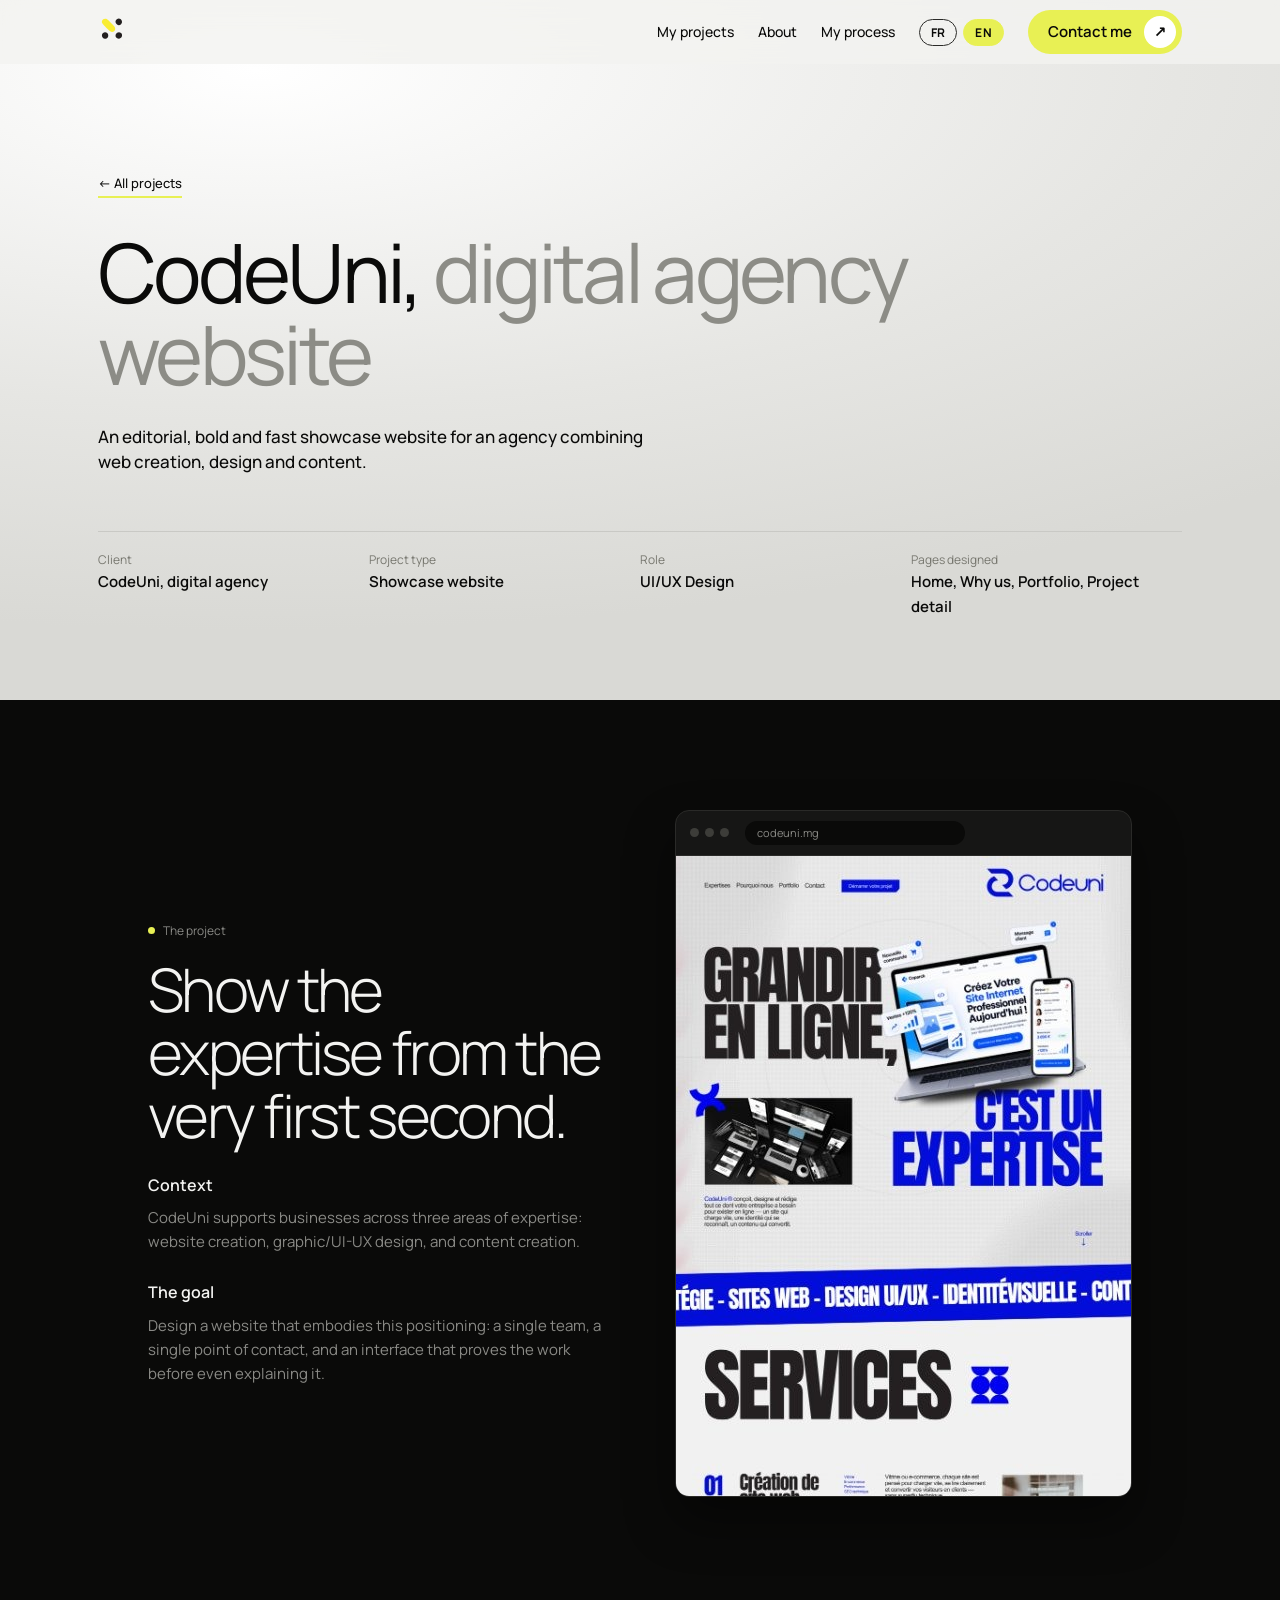
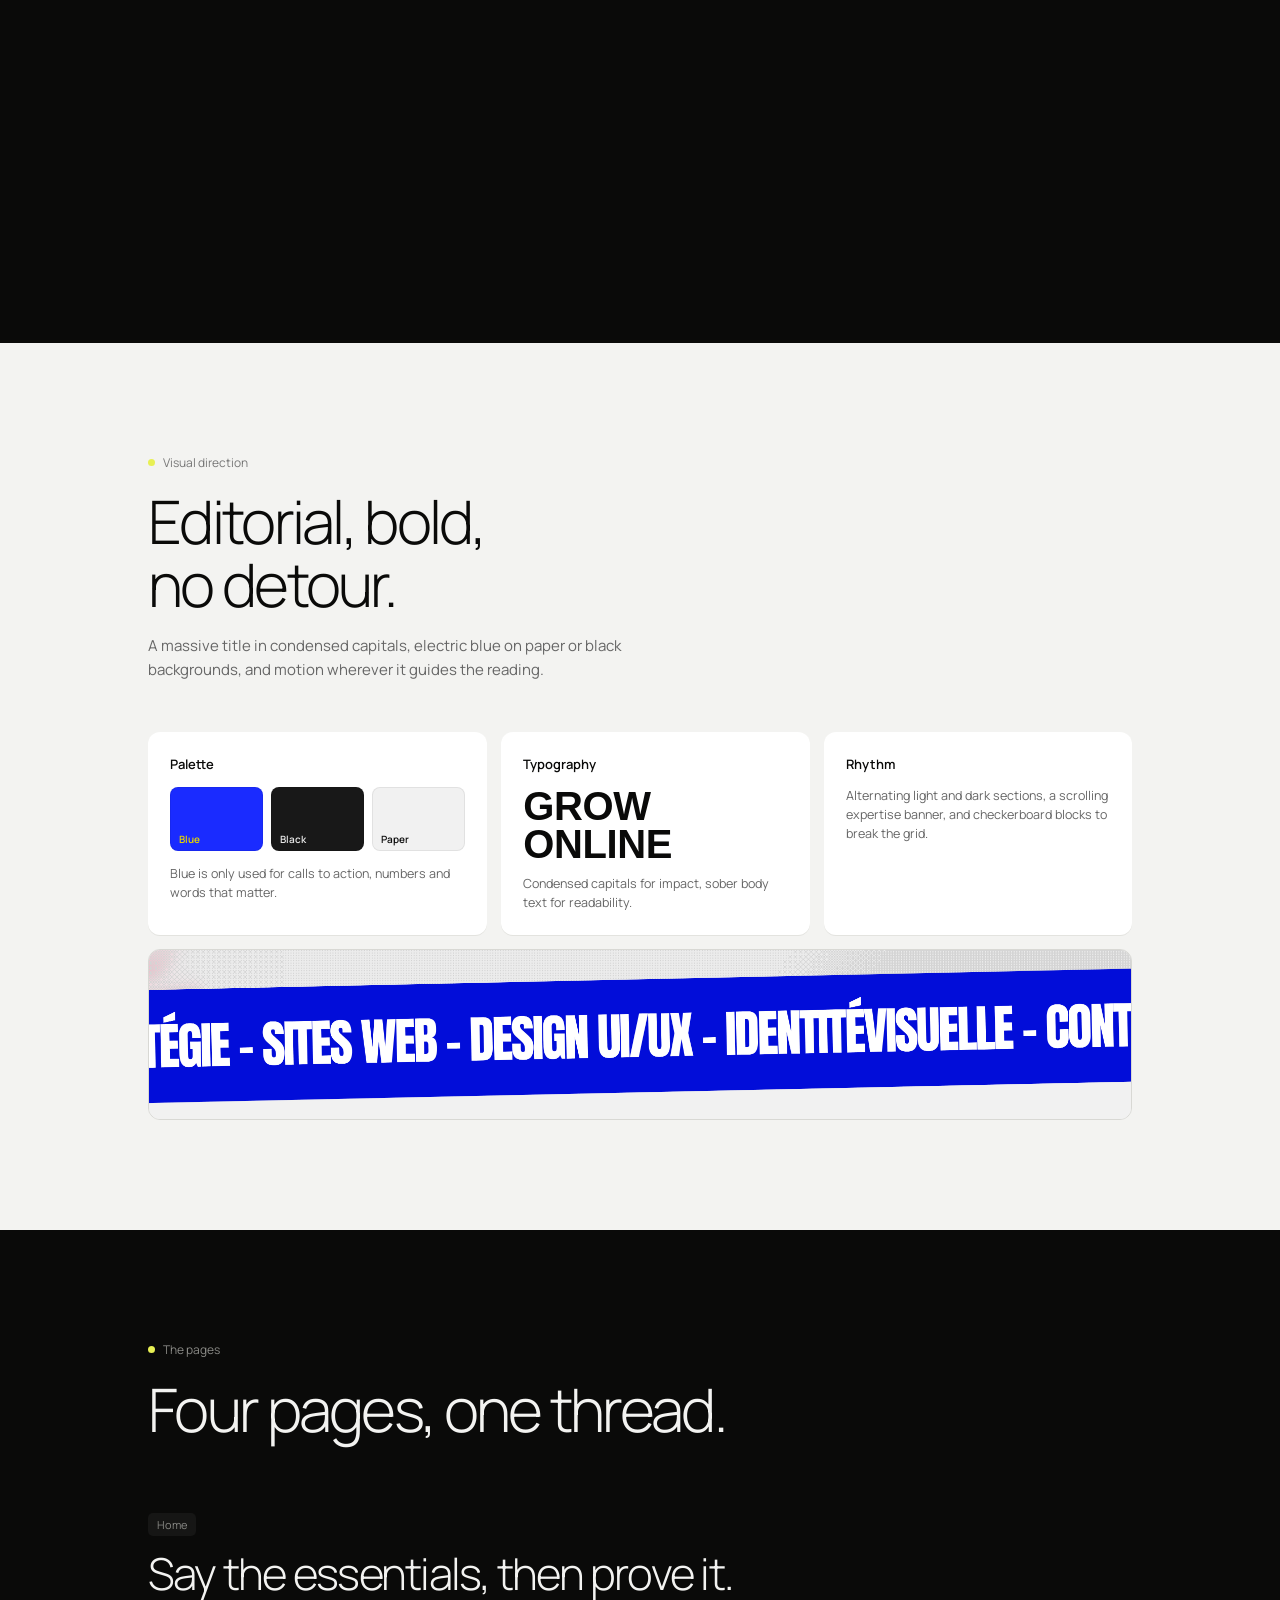
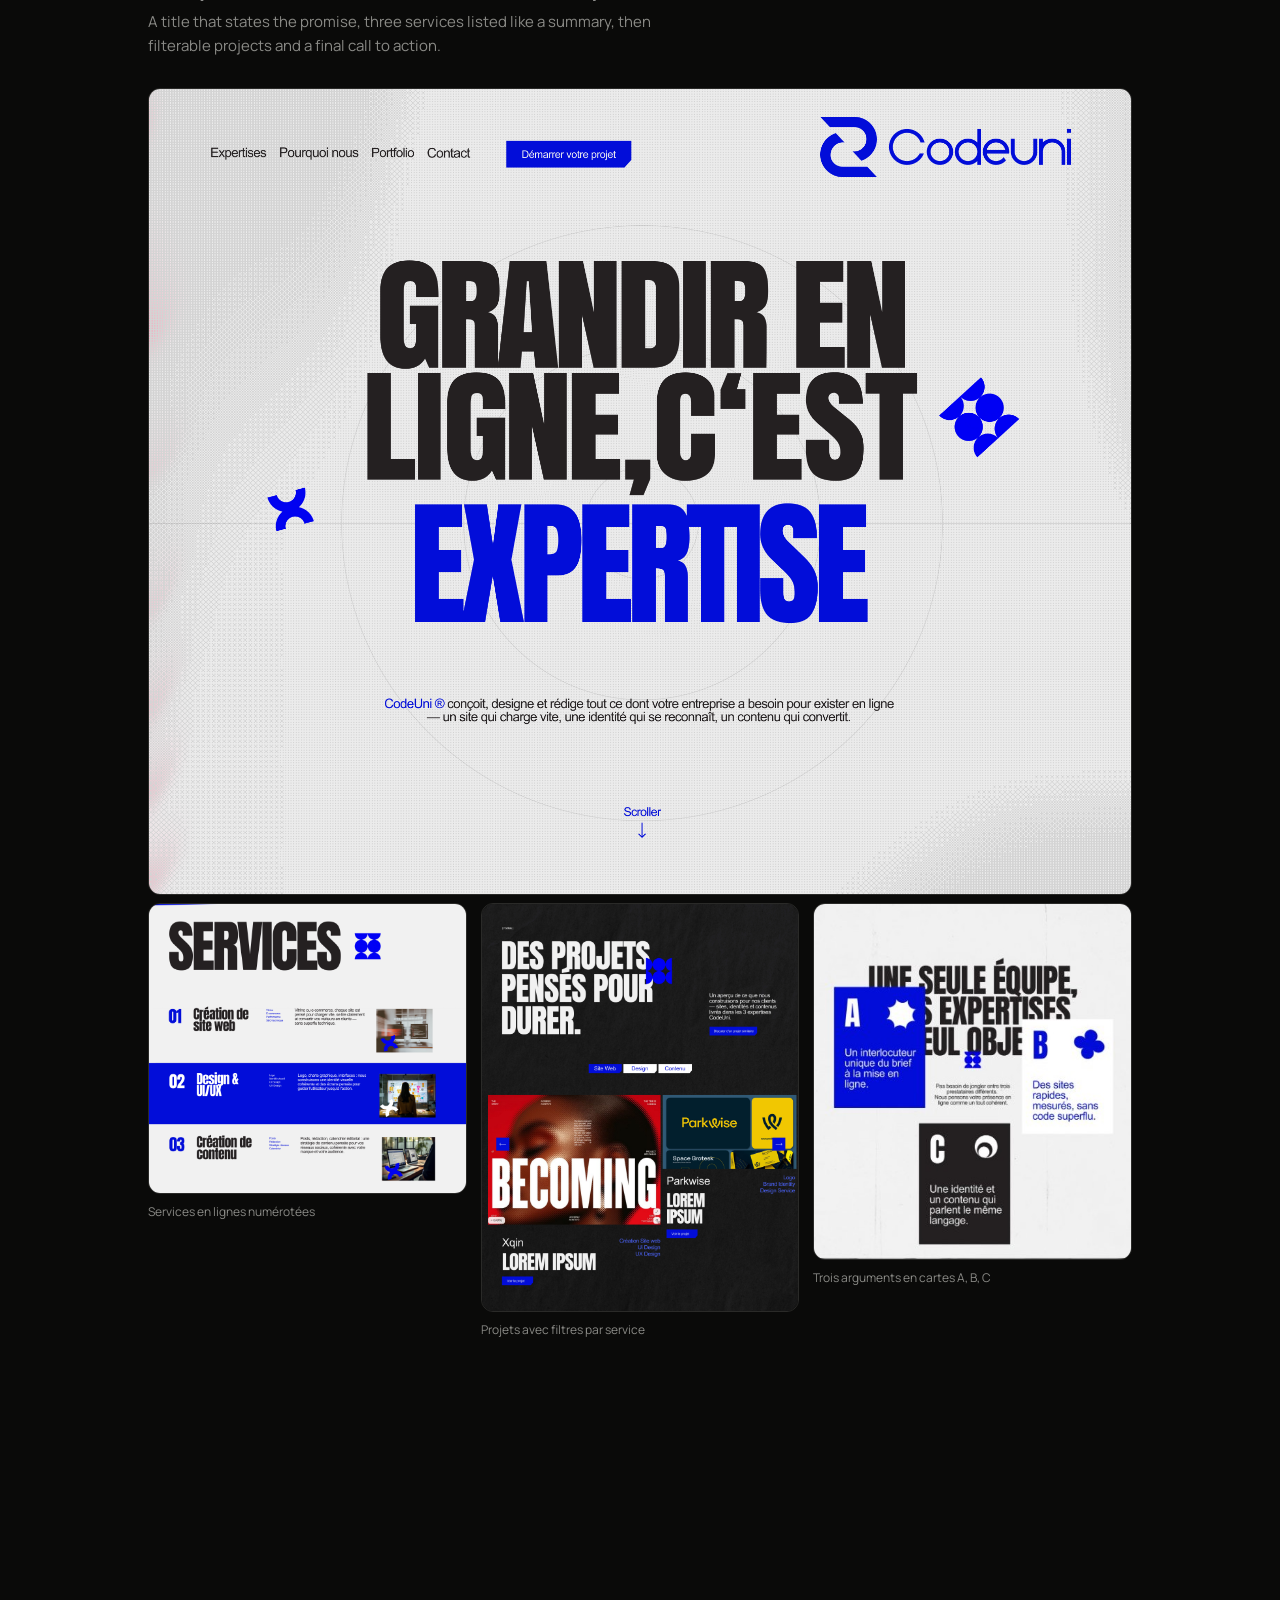
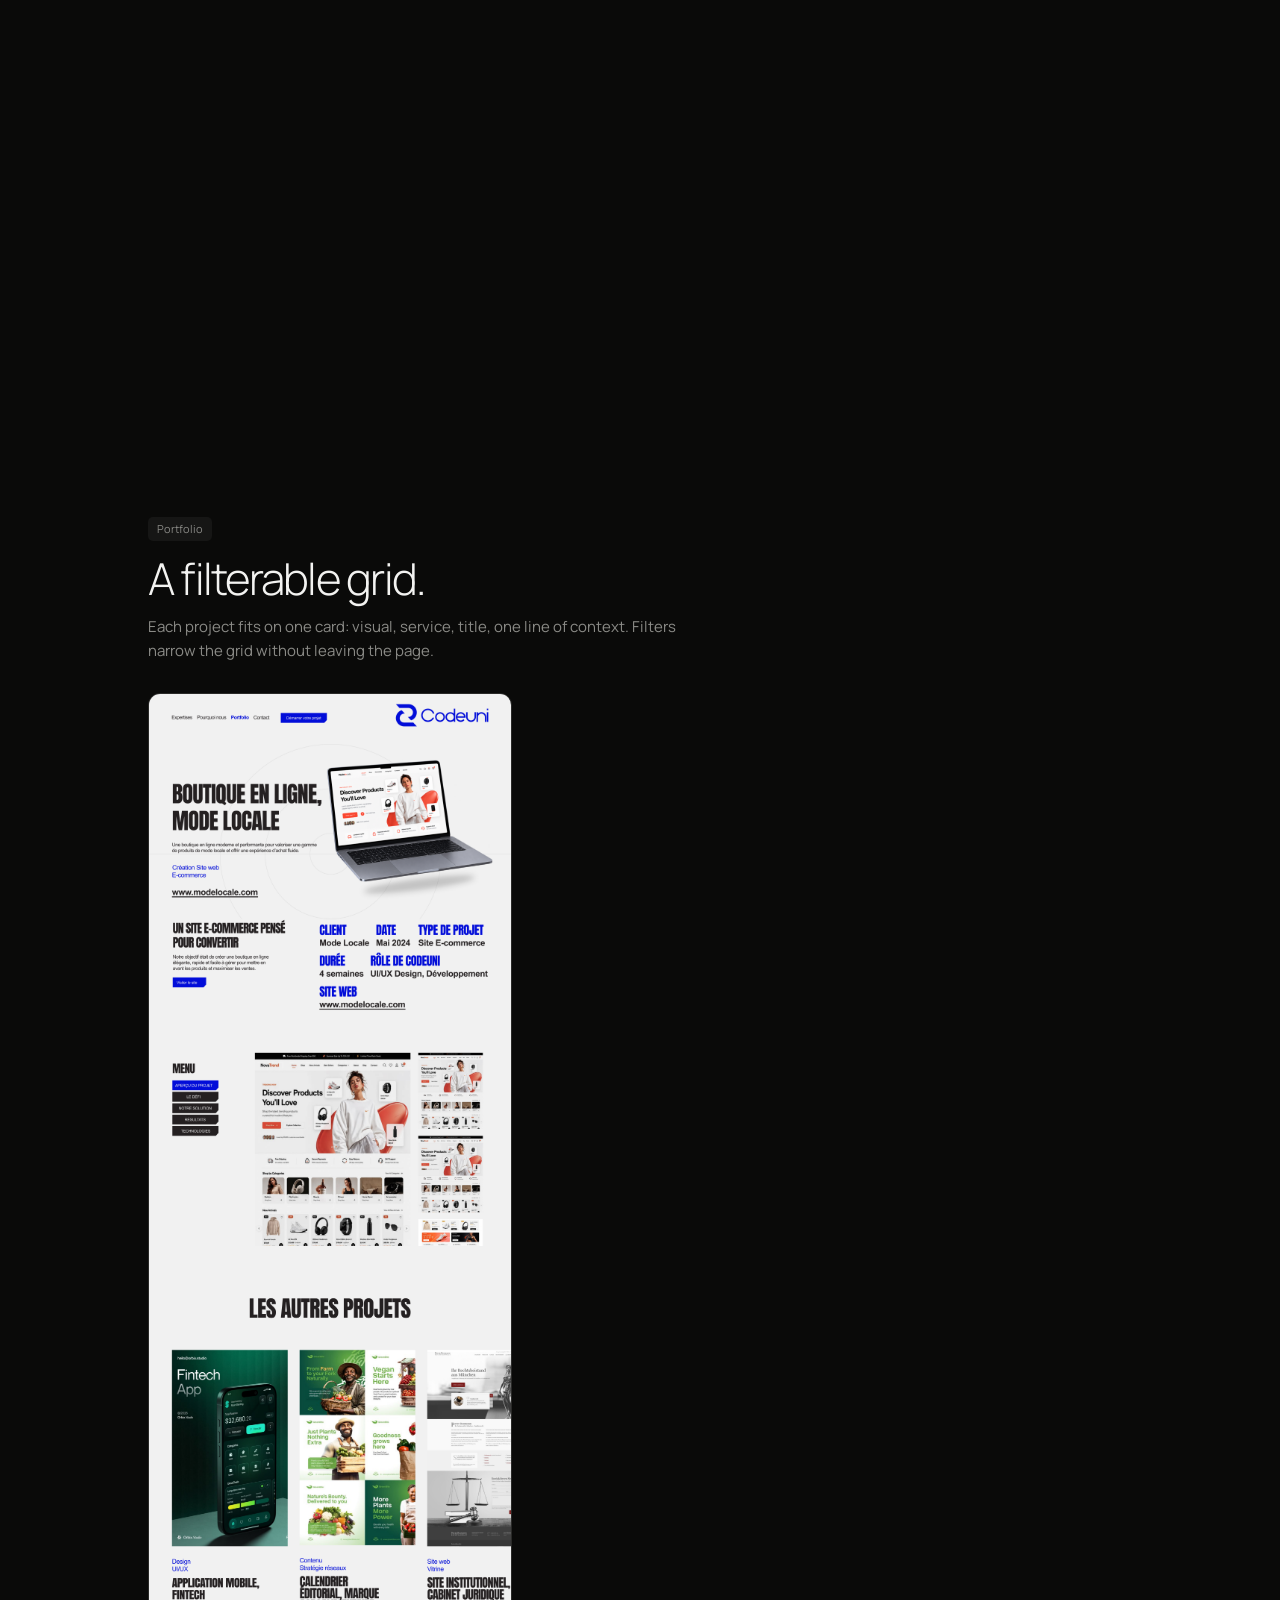
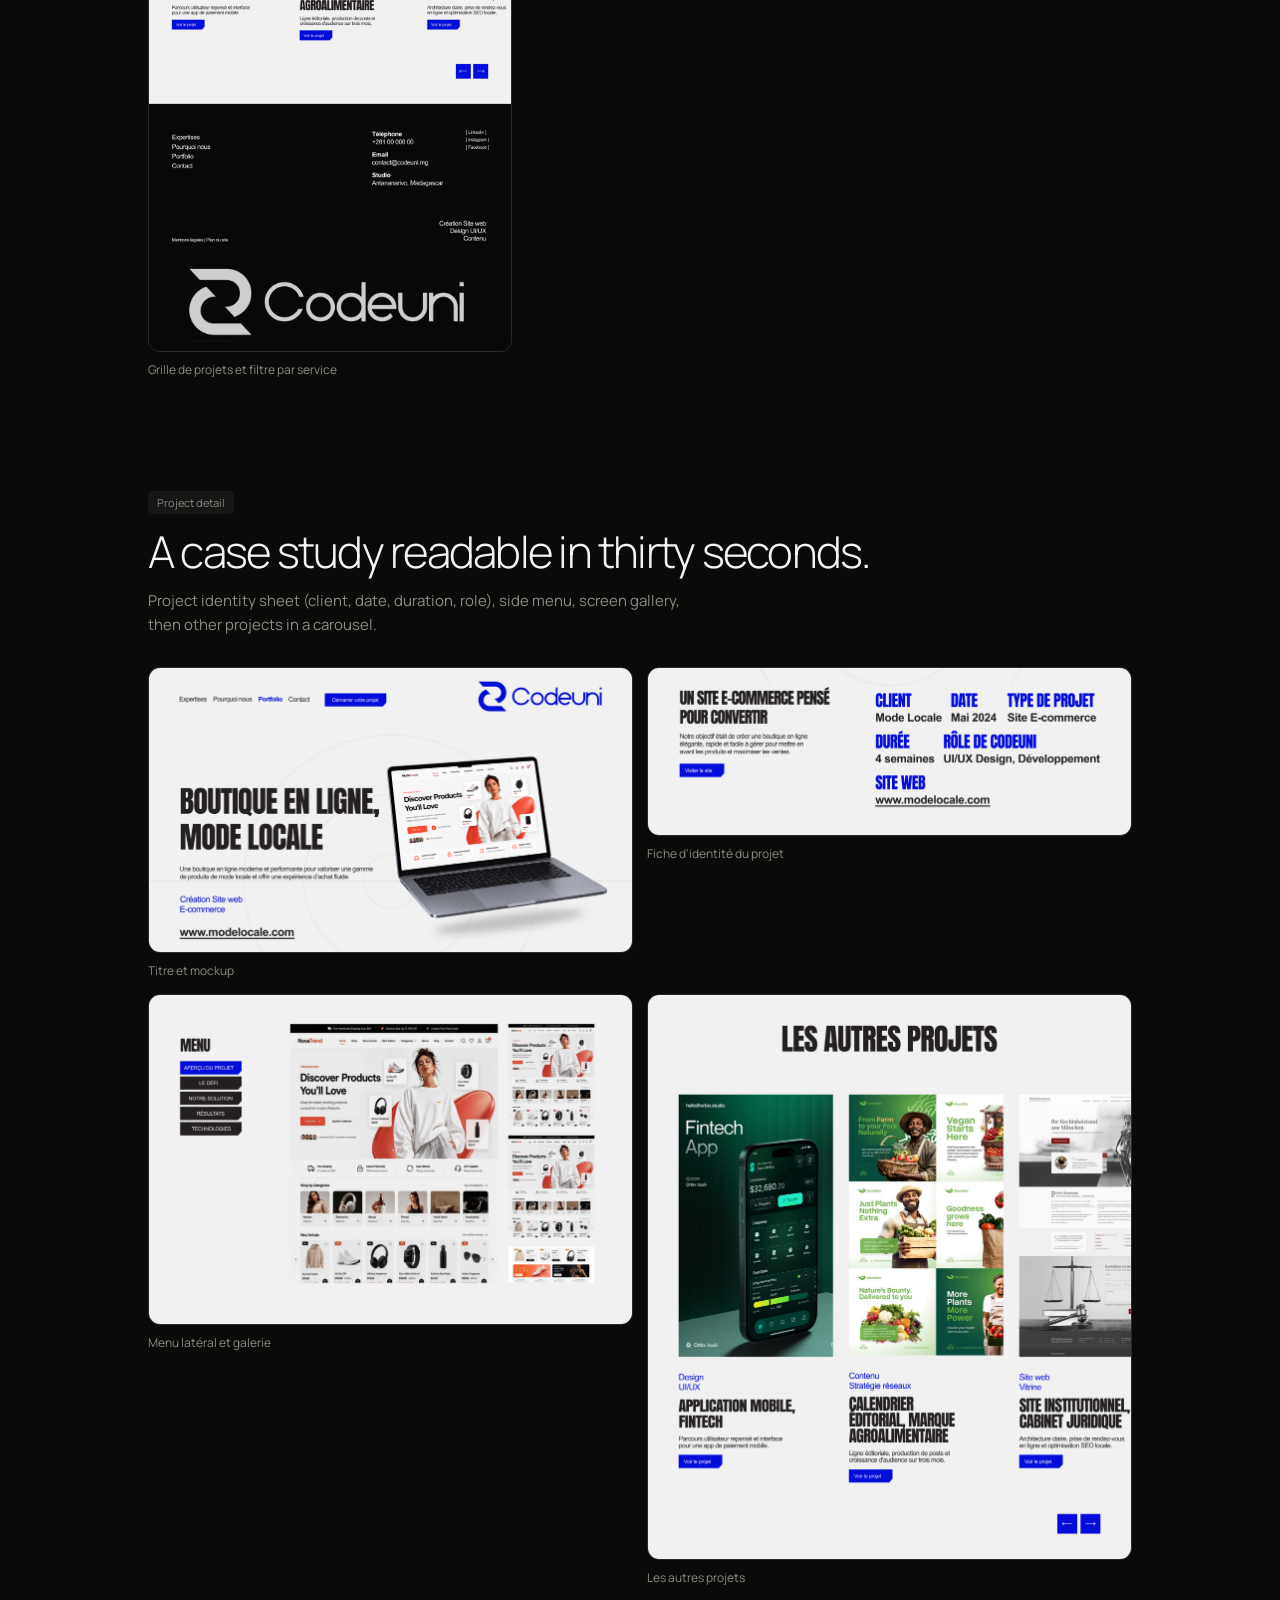
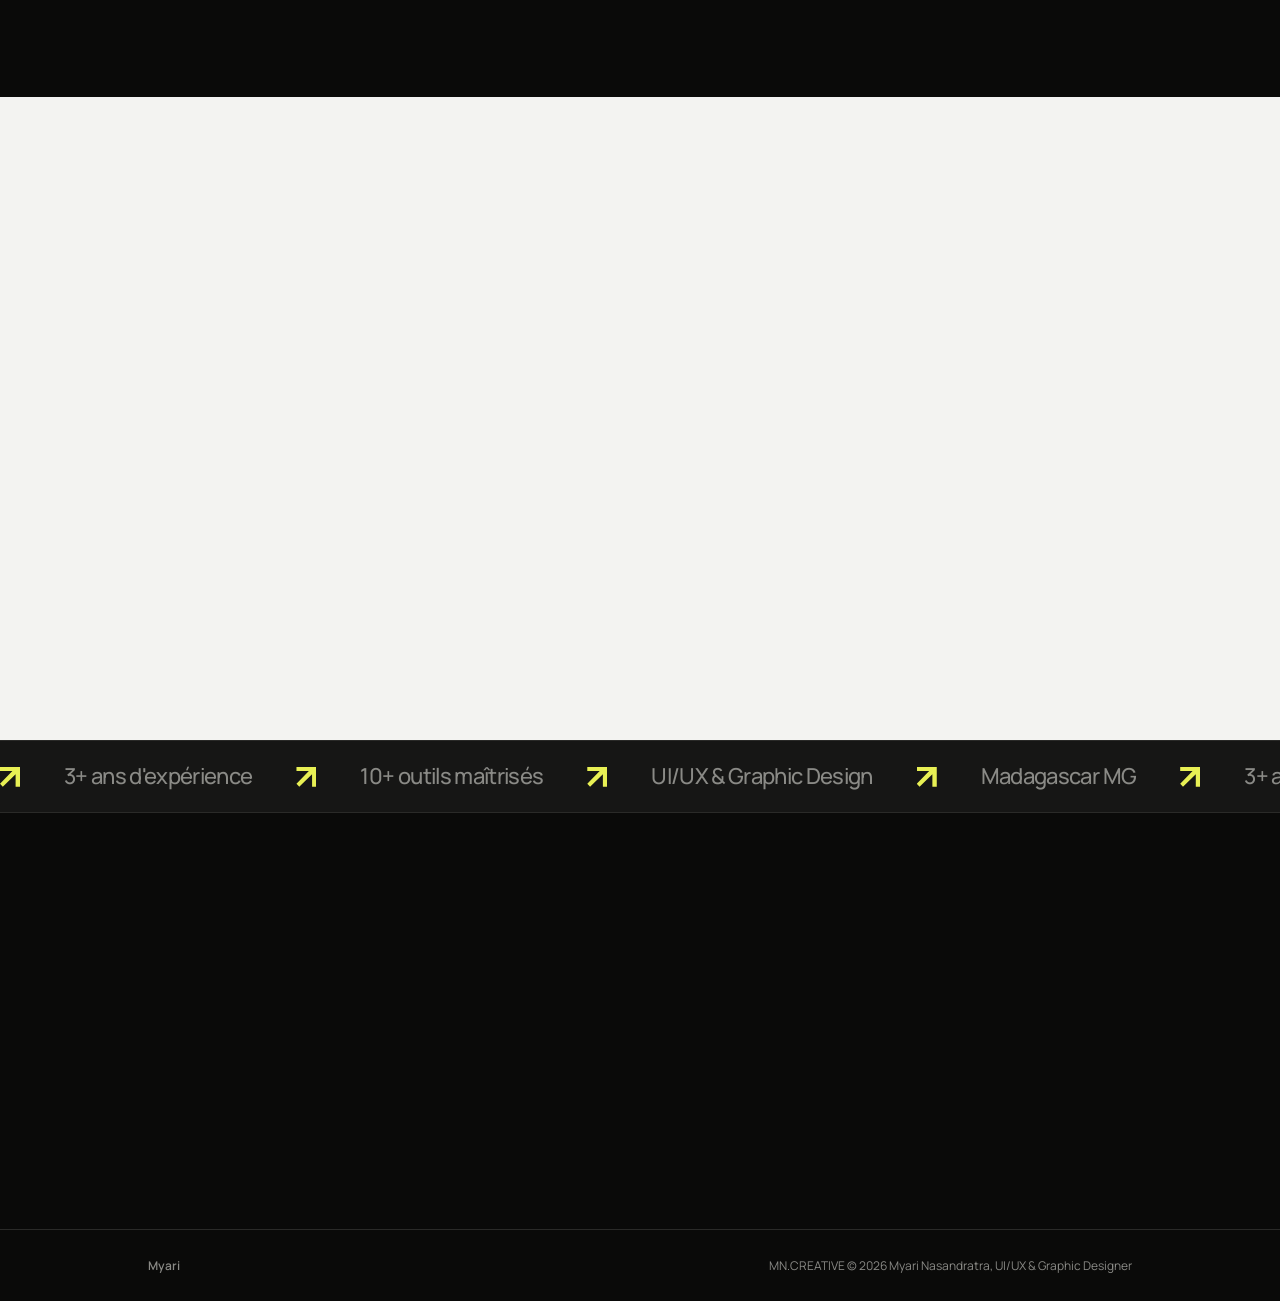
<file: pages/projet-codeuni.html>
<!doctype html>
<html lang="fr">
  <head>
    <meta charset="utf-8" />
    <meta name="viewport" content="width=device-width, initial-scale=1" />
    <title>CodeUni, site web d'agence digitale | Myari Nasandratra</title>
    <meta
      name="description"
      content="Étude de cas : CodeUni, un site vitrine éditorial, radical et rapide pour une agence qui réunit création web, design et contenu."
    />
    <link rel="preconnect" href="https://fonts.googleapis.com" />
    <link rel="preconnect" href="https://fonts.gstatic.com" crossorigin />
    <link
      href="https://fonts.googleapis.com/css2?family=Manrope:wght@300;400;500;600;700&display=swap"
      rel="stylesheet"
    />
    <link rel="icon" type="image/svg+xml" href="../assets/img/Artboard.svg" />
    <link rel="stylesheet" href="../css/style.css" />
    <noscript
      ><style>
        .rv {
          opacity: 1 !important;
          transform: none !important;
        }
      </style></noscript
    >
    <link rel="stylesheet" href="../css/projet-codeuni.css" />
  </head>
  <body>
    <nav>
      <div class="c">
        <a href="../index.html">
          <img
            src="../assets/img/Artboard.svg"
            alt="Accueil"
            width="28"
            height="28"
          />
        </a>
        <button
          class="nav-toggle"
          id="navToggle"
          type="button"
          aria-label="Ouvrir le menu"
          aria-expanded="false"
          aria-controls="navLinks"
        >
          <span></span><span></span><span></span>
        </button>
        <div class="nl" id="navLinks">
          <a href="../index.html#projets" data-i18n="nav.projects">Mes projets</a
          ><a href="../index.html#apropos" data-i18n="nav.about">À propos</a
          ><a href="../index.html#process" data-i18n="nav.process">Mon process</a>
          <div class="lang-switch">
            <button class="lang-btn" type="button" data-lang="fr">FR</button>
            <button class="lang-btn" type="button" data-lang="en">EN</button>
          </div>
          <a class="pill" href="../index.html#contact" data-i18n="nav.contact" data-i18n-html
            >Me contacter <i>↗</i></a
          >
        </div>
      </div>
    </nav>

    <header class="hero cs-hero" id="top">
      <div class="c">
        <a class="back" href="../index.html#projets" data-i18n="cu.back">← Tous les projets</a>
        <h1 data-i18n="cu.h1" data-i18n-html>CodeUni, <em>site web d'agence digitale</em></h1>
        <p class="sub" data-i18n="cu.sub">
          Un site vitrine éditorial, radical et rapide pour une agence qui
          réunit création web, design et contenu.
        </p>
        <div class="meta">
          <div><small data-i18n="cu.meta.client.l">Client</small><b data-i18n="cu.meta.client.v">CodeUni, agence digitale</b></div>
          <div><small data-i18n="cu.meta.type.l">Type de projet</small><b data-i18n="cu.meta.type.v">Site vitrine</b></div>
          <div><small data-i18n="cu.meta.role.l">Rôle</small><b>UI/UX Design</b></div>
          <div>
            <small data-i18n="cu.meta.pages.l">Pages conçues</small
            ><b data-i18n="cu.meta.pages.v">Accueil, Pourquoi nous, Portfolio, Détail projet</b>
          </div>
        </div>
      </div>
    </header>

    <section id="projet">
      <div class="c" id="pin">
        <div class="two pin-in">
          <div class="rv">
            <div class="lb" data-i18n="cu.project.label">Le projet</div>
            <h2 data-i18n="cu.project.title">Montrer le savoir-faire dès la première seconde.</h2>
            <h3 data-i18n="cu.project.context.title">Le contexte</h3>
            <p data-i18n="cu.project.context.text">
              CodeUni accompagne les entreprises sur trois expertises : la
              création de site web, le design graphique et UI/UX, et la création
              de contenu.
            </p>
            <h3 data-i18n="cu.project.goal.title">L'objectif</h3>
            <p data-i18n="cu.project.goal.text">
              Concevoir un site qui incarne ce positionnement : une seule
              équipe, un seul interlocuteur, et une interface qui prouve le
              travail avant même de l'expliquer.
            </p>
          </div>
          <div class="scr rv">
            <div class="scr-b">
              <i></i><i></i><i></i><span>codeuni.mg</span>
            </div>
            <div class="scr-w">
              <div
                class="scr-v"
                id="scr"
                tabindex="0"
                role="region"
                aria-label="Page d'accueil CodeUni, à faire défiler"
              >
                <img
                  src="../assets/img/codeuni/codeuni-page-d-accueil-complete-du-site.jpg"
                  width="455"
                  height="2576"
                  alt="Page d'accueil complète du site CodeUni : titre, services, projets, arguments et appel final"
                />
              </div>
              <span class="scr-h" id="scrh" data-i18n="cu.scrollhint">Faites défiler ↓</span>
            </div>
          </div>
        </div>
      </div>
    </section>

    <section class="light" id="direction">
      <div class="c">
        <div class="rv">
          <div class="lb" data-i18n="cu.direction.label">Direction visuelle</div>
          <h2 data-i18n="cu.direction.title" data-i18n-html>Éditorial, radical,<br />sans détour.</h2>
          <p class="lead" data-i18n="cu.direction.lead">
            Un titre massif en capitales condensées, un bleu électrique sur fond
            papier ou noir, et du mouvement là où il guide la lecture.
          </p>
        </div>
        <div class="dir rv">
          <div>
            <h3 data-i18n="cu.direction.palette.title">Palette</h3>
            <div class="sw">
              <i style="background: #1a2bff"><span data-i18n="cu.direction.palette.blue">Bleu</span></i>
              <i style="background: #181818"><span data-i18n="cu.direction.palette.black">Noir</span></i>
              <i style="background: #f1f1f1"><span data-i18n="cu.direction.palette.paper">Papier</span></i>
            </div>
            <p data-i18n="cu.direction.palette.text">
              Le bleu ne sert qu'aux appels à l'action, aux numéros et aux mots
              qui comptent.
            </p>
          </div>
          <div>
            <h3 data-i18n="cu.direction.type.title">Typographie</h3>
            <div class="tp" data-i18n="cu.direction.type.sample">Grandir en ligne</div>
            <p data-i18n="cu.direction.type.text">
              Capitales condensées pour l'impact, texte courant sobre pour la
              lecture.
            </p>
          </div>
          <div>
            <h3 data-i18n="cu.direction.rhythm.title">Rythme</h3>
            <p data-i18n="cu.direction.rhythm.text">
              Alternance de sections claires et sombres, bandeau défilant des
              expertises et blocs en damier pour casser la grille.
            </p>
          </div>
        </div>
        <a
          class="fr strip rv"
          href="../assets/img/codeuni/barr.jpg"
          target="_blank"
          rel="noopener"
        >
          <img
            src="../assets/img/codeuni/barr.jpg"
            alt="Bandeau bleu défilant : stratégie, sites web, design UI/UX, identité visuelle, contenu"
            loading="lazy"
          />
        </a>
      </div>
    </section>

    <section id="pages">
      <div class="c">
        <div class="rv">
          <div class="lb" data-i18n="cu.pages.label">Les pages</div>
          <h2 data-i18n="cu.pages.title">Quatre pages, un seul fil.</h2>
        </div>
        <div class="pgs">
          <article class="pgb rv">
            <span class="tag" data-i18n="cu.pages.home.tag">Accueil</span>
            <h3 data-i18n="cu.pages.home.title">Dire l'essentiel, puis prouver.</h3>
            <p data-i18n="cu.pages.home.text">
              Un titre qui annonce la promesse, trois services listés comme un
              sommaire, puis les projets filtrables et un appel final.
            </p>
            <div class="hero-acc">
              <figure>
                <a
                  class="fr"
                  href="../assets/img/codeuni/Dribbble shot - 1.jpg"
                  target="_blank"
                  rel="noopener"
                  ><img
                    src="../assets/img/codeuni/Accuiel (6).jpg"
                    alt="Section Services : création de site web, design et UI/UX, création de contenu"
                    loading="lazy"
                /></a>
                <figcaption></figcaption>
              </figure>
            </div>
            <div class="fg c3">
              <figure>
                <a
                  class="fr"
                  href="../assets/img/codeuni/acc-services.jpg"
                  target="_blank"
                  rel="noopener"
                  ><img
                    src="../assets/img/codeuni/services.jpg"
                    alt="Section Services : création de site web, design et UI/UX, création de contenu"
                    loading="lazy"
                /></a>
                <figcaption>Services en lignes numérotées</figcaption>
              </figure>
              <figure>
                <a
                  class="fr"
                  href="../assets/img/codeuni/acc-projets.jpg"
                  target="_blank"
                  rel="noopener"
                  ><img
                    src="../assets/img/codeuni/Sevicefiltre.jpg"
                    alt="Section « Des projets pensés pour durer » avec filtres Site Web, Design, Contenu"
                    loading="lazy"
                /></a>
                <figcaption>Projets avec filtres par service</figcaption>
              </figure>
              <figure>
                <a
                  class="fr"
                  href="../assets/img/codeuni/acc-equipe.jpg"
                  target="_blank"
                  rel="noopener"
                  ><img
                    src="../assets/img/codeuni/codeuni-acc-equipe.jpg"
                    alt="Section « Une seule équipe, trois expertises » en trois cartes A, B, C"
                    loading="lazy"
                /></a>
                <figcaption>Trois arguments en cartes A, B, C</figcaption>
              </figure>
            </div>
          </article>

          <article class="pgb rv">
            <span class="tag" data-i18n="cu.pages.expertise.tag">Expertise</span>
            <h3 data-i18n="cu.pages.expertise.title">Trois métiers, une seule équipe.</h3>
            <p data-i18n="cu.pages.expertise.text">
              Chaque expertise a son bloc : un numéro, un texte court, la liste
              des prestations et des mots-clés, avec une photo qui change de
              côté d'une ligne à l'autre. Une FAQ répond aux questions courantes
              avant le premier échange.
            </p>
            <div class="fg c2">
              <figure>
                <a
                  class="fr"
                  href="../assets/img/codeuni/Expertises.jpg"
                  target="_blank"
                  rel="noopener"
                  ><img
                    src="../assets/img/codeuni/Expertises.jpg"
                    alt="Chiffres clés : 3 expertises, 48h de délai, 100% de sites optimisés, 1 interlocuteur"
                    loading="lazy"
                /></a>
                <figcaption>En-tête de page</figcaption>
              </figure>
              <figure>
                <a
                  class="fr"
                  href="../assets/img/codeuni/Expertises2.jpg"
                  target="_blank"
                  rel="noopener"
                  ><img
                    src="../assets/img/codeuni/Expertises2.jpg"
                    alt="Six raisons de nous confier votre projet, carrousel 01 sur 06"
                    loading="lazy"
                /></a>
                <figcaption>
                  01 · Création de site web / 02 · Design et UI/UX / 03 ·
                  Création de conten
                </figcaption>
              </figure>
              <figure>
                <a
                  class="fr"
                  href="../assets/img/codeuni/Expertises3.jpg"
                  target="_blank"
                  rel="noopener"
                  ><img
                    src="../assets/img/codeuni/Expertises3.jpg"
                    alt="Comment on travaille : découverte, conception, réalisation, lancement et suivi"
                    loading="lazy"
                /></a>
                <figcaption>Les questions auxquelles la page répond</figcaption>
              </figure>
            </div>
          </article>

          <article class="pgb rv">
            <span class="tag" data-i18n="cu.pages.why.tag">Pourquoi nous</span>
            <h3 data-i18n="cu.pages.why.title">Rassurer avec des preuves simples.</h3>
            <p data-i18n="cu.pages.why.text">
              Des chiffres en tête de page, six raisons à parcourir une par une,
              puis un process en quatre étapes illustrées.
            </p>
            <div class="fg c2">
              <figure>
                <a
                  class="fr"
                  href="../assets/img/codeuni/Pourquoi nous.jpg"
                  target="_blank"
                  rel="noopener"
                  ><img
                    src="../assets/img/codeuni/Pourquoi nous.jpg"
                    alt="Chiffres clés : 3 expertises, 48h de délai, 100% de sites optimisés, 1 interlocuteur"
                    loading="lazy"
                /></a>
                <figcaption>Chiffres clés</figcaption>
              </figure>
              <figure>
                <a
                  class="fr"
                  href="../assets/img/codeuni/Pourquoi nous (1).jpg"
                  target="_blank"
                  rel="noopener"
                  ><img
                    src="../assets/img/codeuni/Pourquoi nous (1).jpg"
                    alt="Six raisons de nous confier votre projet, carrousel 01 sur 06"
                    loading="lazy"
                /></a>
                <figcaption>Six raisons, en carrousel</figcaption>
              </figure>
              <figure>
                <a
                  class="fr"
                  href="../assets/img/codeuni/Pourquoi nous (3).jpg"
                  target="_blank"
                  rel="noopener"
                  ><img
                    src="../assets/img/codeuni/Pourquoi nous (3).jpg"
                    alt="Comment on travaille : découverte, conception, réalisation, lancement et suivi"
                    loading="lazy"
                /></a>
                <figcaption>Process en quatre étapes</figcaption>
              </figure>
              <figure>
                <a
                  class="fr"
                  href="../assets/img/codeuni/Pourquoi nous (2).jpg"
                  target="_blank"
                  rel="noopener"
                  ><img
                    src="../assets/img/codeuni/Pourquoi nous (2).jpg"
                    alt="Citation de l'équipe CodeUni sur fond sombre"
                    loading="lazy"
                /></a>
                <figcaption>Citation de l'équipe</figcaption>
              </figure>
            </div>
          </article>

          <article class="pgb rv">
            <span class="tag" data-i18n="cu.pages.portfolio.tag">Portfolio</span>
            <h3 data-i18n="cu.pages.portfolio.title">Une grille qui se filtre.</h3>
            <p data-i18n="cu.pages.portfolio.text">
              Chaque projet tient en une carte : visuel, service, titre, une
              ligne de contexte. Les filtres réduisent la grille sans quitter la
              page.
            </p>
            <div class="fg u">
              <figure>
                <a
                  class="fr"
                  href="../assets/img/codeuni/Detail - Portfolio (1).jpg"
                  target="_blank"
                  rel="noopener"
                  ><img
                    src="../assets/img/codeuni/Detail - Portfolio (1).jpg"
                    alt="Grille de projets filtrable par service : boutique en ligne, refonte de marque, application fintech, cabinet juridique"
                    loading="lazy"
                /></a>
                <figcaption>Grille de projets et filtre par service</figcaption>
              </figure>
            </div>
          </article>

          <article class="pgb rv">
            <span class="tag" data-i18n="cu.pages.detail.tag">Détail projet</span>
            <h3 data-i18n="cu.pages.detail.title">Une étude de cas lisible en trente secondes.</h3>
            <p data-i18n="cu.pages.detail.text">
              Fiche d'identité du projet (client, date, durée, rôle), menu
              latéral, galerie d'écrans, puis les autres projets en carrousel.
            </p>
            <div class="fg c2">
              <figure>
                <a
                  class="fr"
                  href="../assets/img/codeuni/Detail - Portfolio (2).jpg"
                  target="_blank"
                  rel="noopener"
                  ><img
                    src="../assets/img/codeuni/Detail - Portfolio (2).jpg"
                    alt="Étude de cas boutique en ligne mode locale : titre et mockup ordinateur"
                    loading="lazy"
                /></a>
                <figcaption>Titre et mockup</figcaption>
              </figure>
              <figure>
                <a
                  class="fr"
                  href="../assets/img/codeuni/Detail .jpg"
                  target="_blank"
                  rel="noopener"
                  ><img
                    src="../assets/img/codeuni/Detail .jpg"
                    alt="Fiche du projet : client, date, type, durée, rôle, site web"
                    loading="lazy"
                /></a>
                <figcaption>Fiche d'identité du projet</figcaption>
              </figure>
              <figure>
                <a
                  class="fr"
                  href="../assets/img/codeuni/Detail - Portfolio (3)@2x.jpg"
                  target="_blank"
                  rel="noopener"
                  ><img
                    src="../assets/img/codeuni/Detail - Portfolio (3)@2x.jpg"
                    alt="Menu latéral et galerie d'écrans du site e-commerce"
                    loading="lazy"
                /></a>
                <figcaption>Menu latéral et galerie</figcaption>
              </figure>
              <figure>
                <a
                  class="fr"
                  href="../assets/img/codeuni/Detail - Portfolio (4).jpg"
                  target="_blank"
                  rel="noopener"
                  ><img
                    src="../assets/img/codeuni/Detail - Portfolio (4).jpg"
                    alt="Section « Les autres projets » : application fintech, calendrier éditorial, site de cabinet juridique"
                    loading="lazy"
                /></a>
                <figcaption>Les autres projets</figcaption>
              </figure>
            </div>
          </article>
        </div>
      </div>
    </section>

    <section class="light" id="resultat">
      <div class="c">
        <div class="lb rv" data-i18n="cu.result.label">Ce que le site met en avant</div>
        <h2 class="rv" data-i18n="cu.result.title" data-i18n-html>Des promesses<br />qu'on peut vérifier.</h2>
        <div class="nb rv">
          <div>
            <b>3</b><span data-i18n="cu.result.stat1" data-i18n-html>Expertises<br />réunies</span>
          </div>
          <div style="color: #ffffff">
            <b>48h</b>
            <span data-i18n="cu.result.stat2" data-i18n-html>Délai de<br />première réponse</span>
          </div>
          <div>
            <b>1</b><span data-i18n="cu.result.stat3" data-i18n-html>Interlocuteur,<br />du brief au lancement</span>
          </div>
        </div>
      </div>
    </section>

    <div class="tk" aria-hidden="true"><div class="tr" id="t1"></div></div>

    <section id="contact">
      <div class="c nx">
        <div class="rv">
          <h2 data-i18n="cu.contact.title" data-i18n-html>Un projet<br />en tête ?</h2>
          <p class="lead" data-i18n="cu.contact.lead">
            Parlons de votre site, de votre identité ou de vos contenus.
          </p>
        </div>
        <div
          class="rv"
          style="display: flex; gap: 22px; align-items: center; flex-wrap: wrap"
        >
          <a class="pill" href="../index.html#contact" data-i18n="nav.contact" data-i18n-html>Me contacter <i>↗</i></a>
          <a class="gh" href="../index.html#projets" data-i18n="cu.contact.other">Voir les autres projets</a>
        </div>
      </div>
    </section>

    <footer>
      <div class="c">
        <span class="lg">Myari</span
        ><span data-i18n="footer.text"
          >MN.CREATIVE © 2026 Myari Nasandratra, UI/UX & Graphic Designer</span
        >
      </div>
    </footer>

    <script src="../js/i18n-codeuni.js"></script>
    <script src="../js/i18n.js"></script>
    <script src="../js/nav-mobile.js"></script>
    <script src="../js/projet-codeuni.js"></script>
  </body>
</html>
</file>
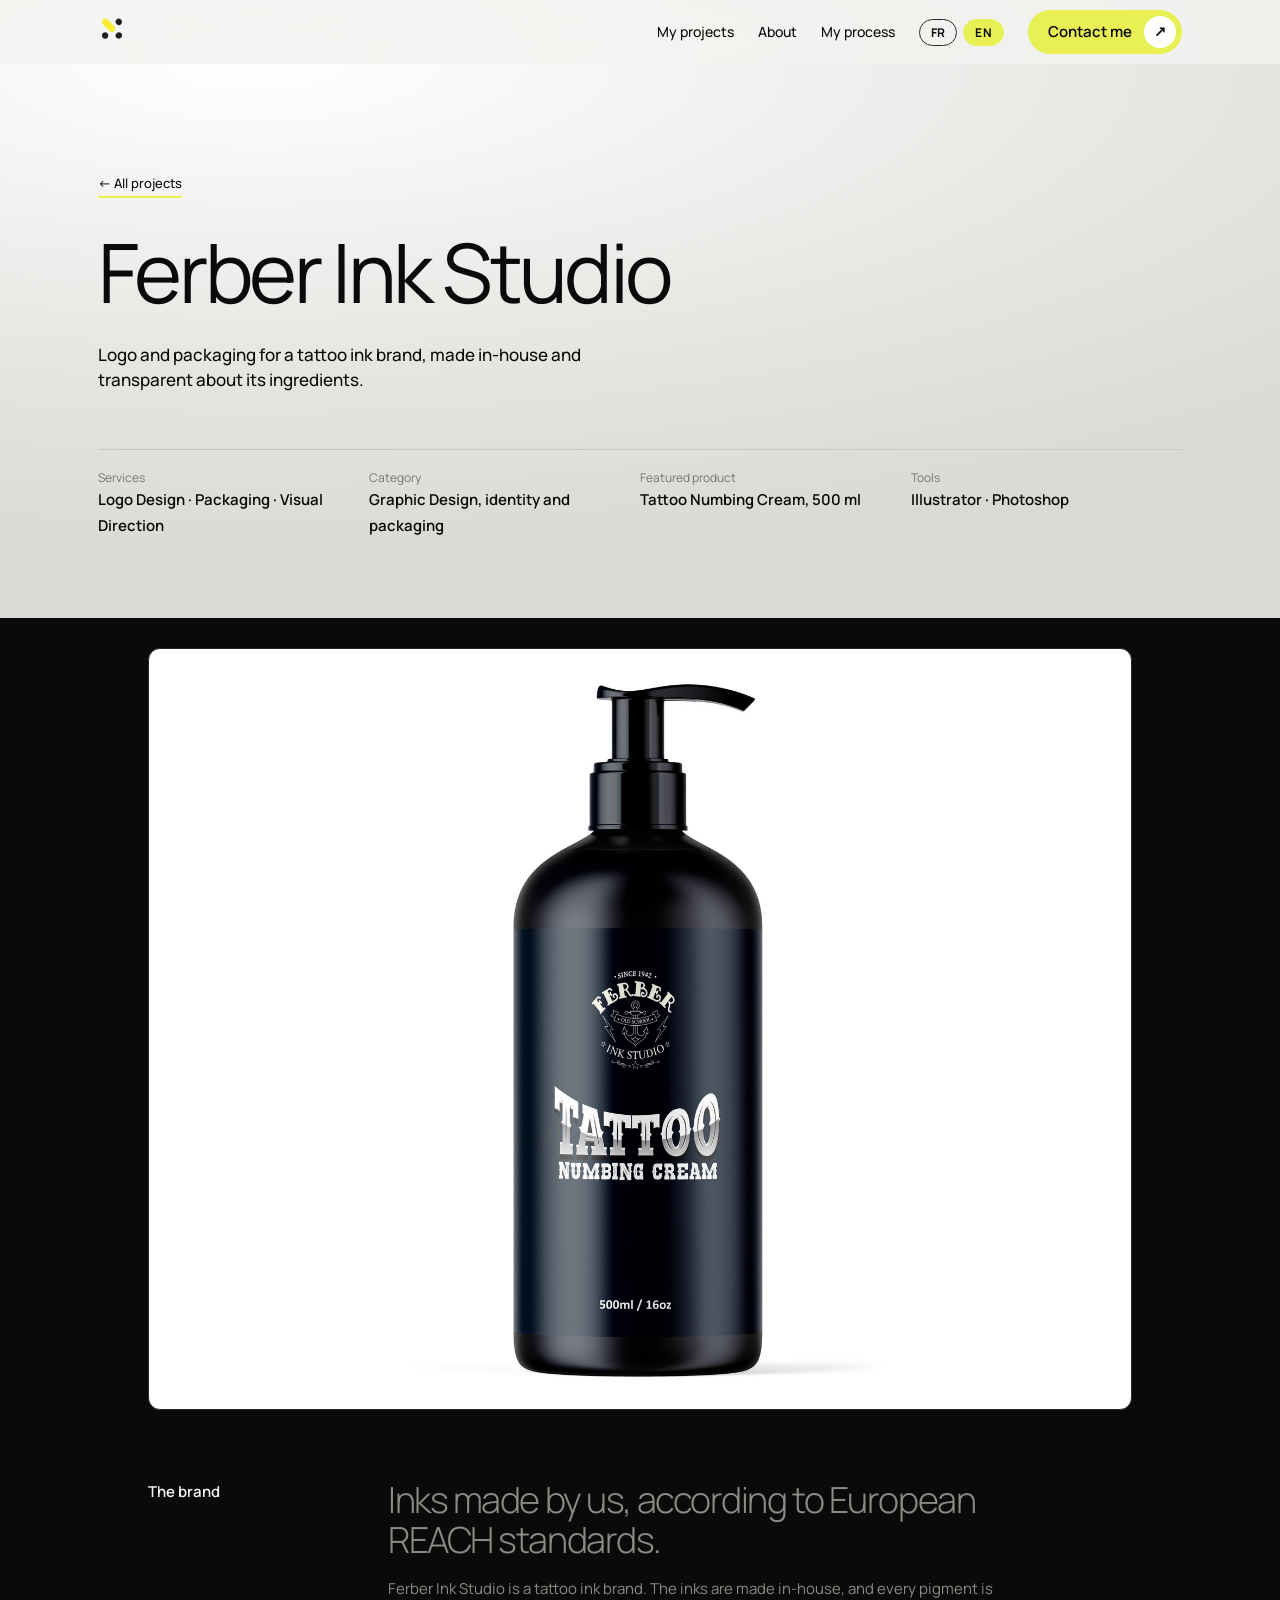
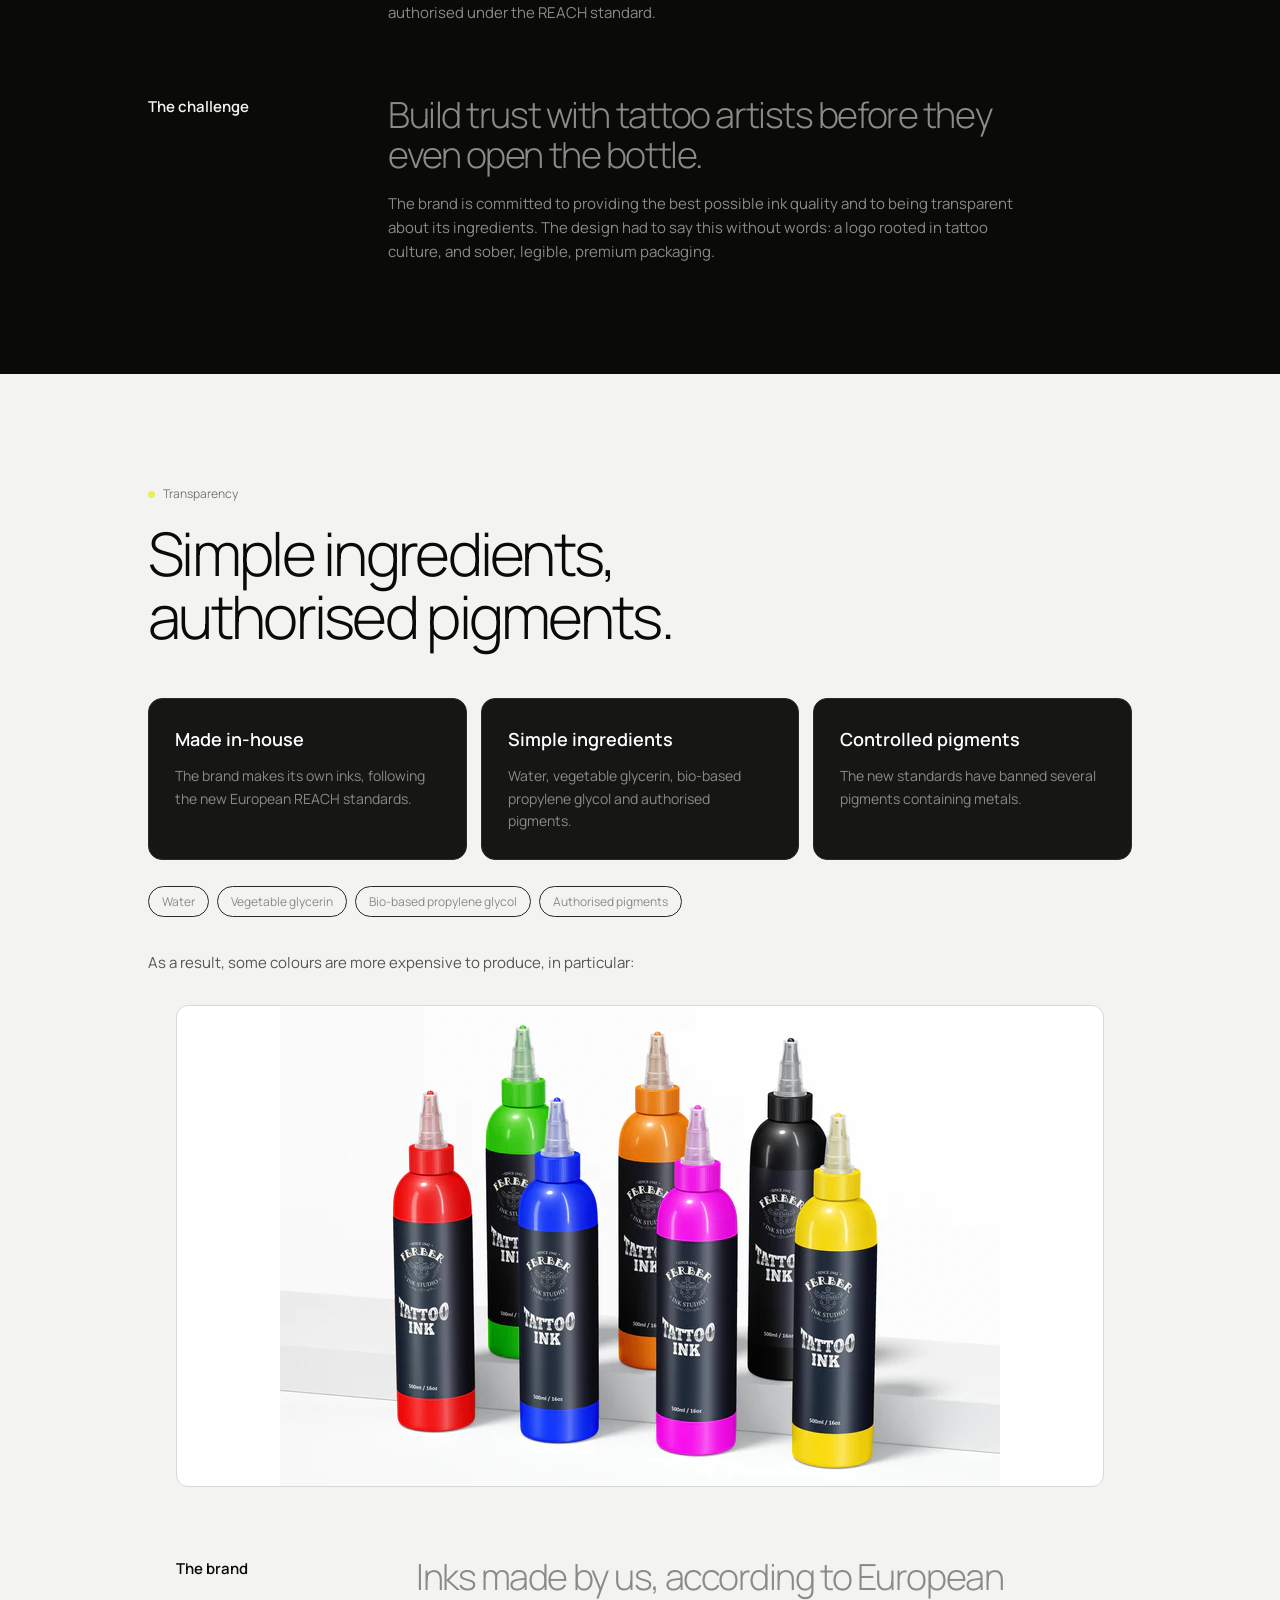
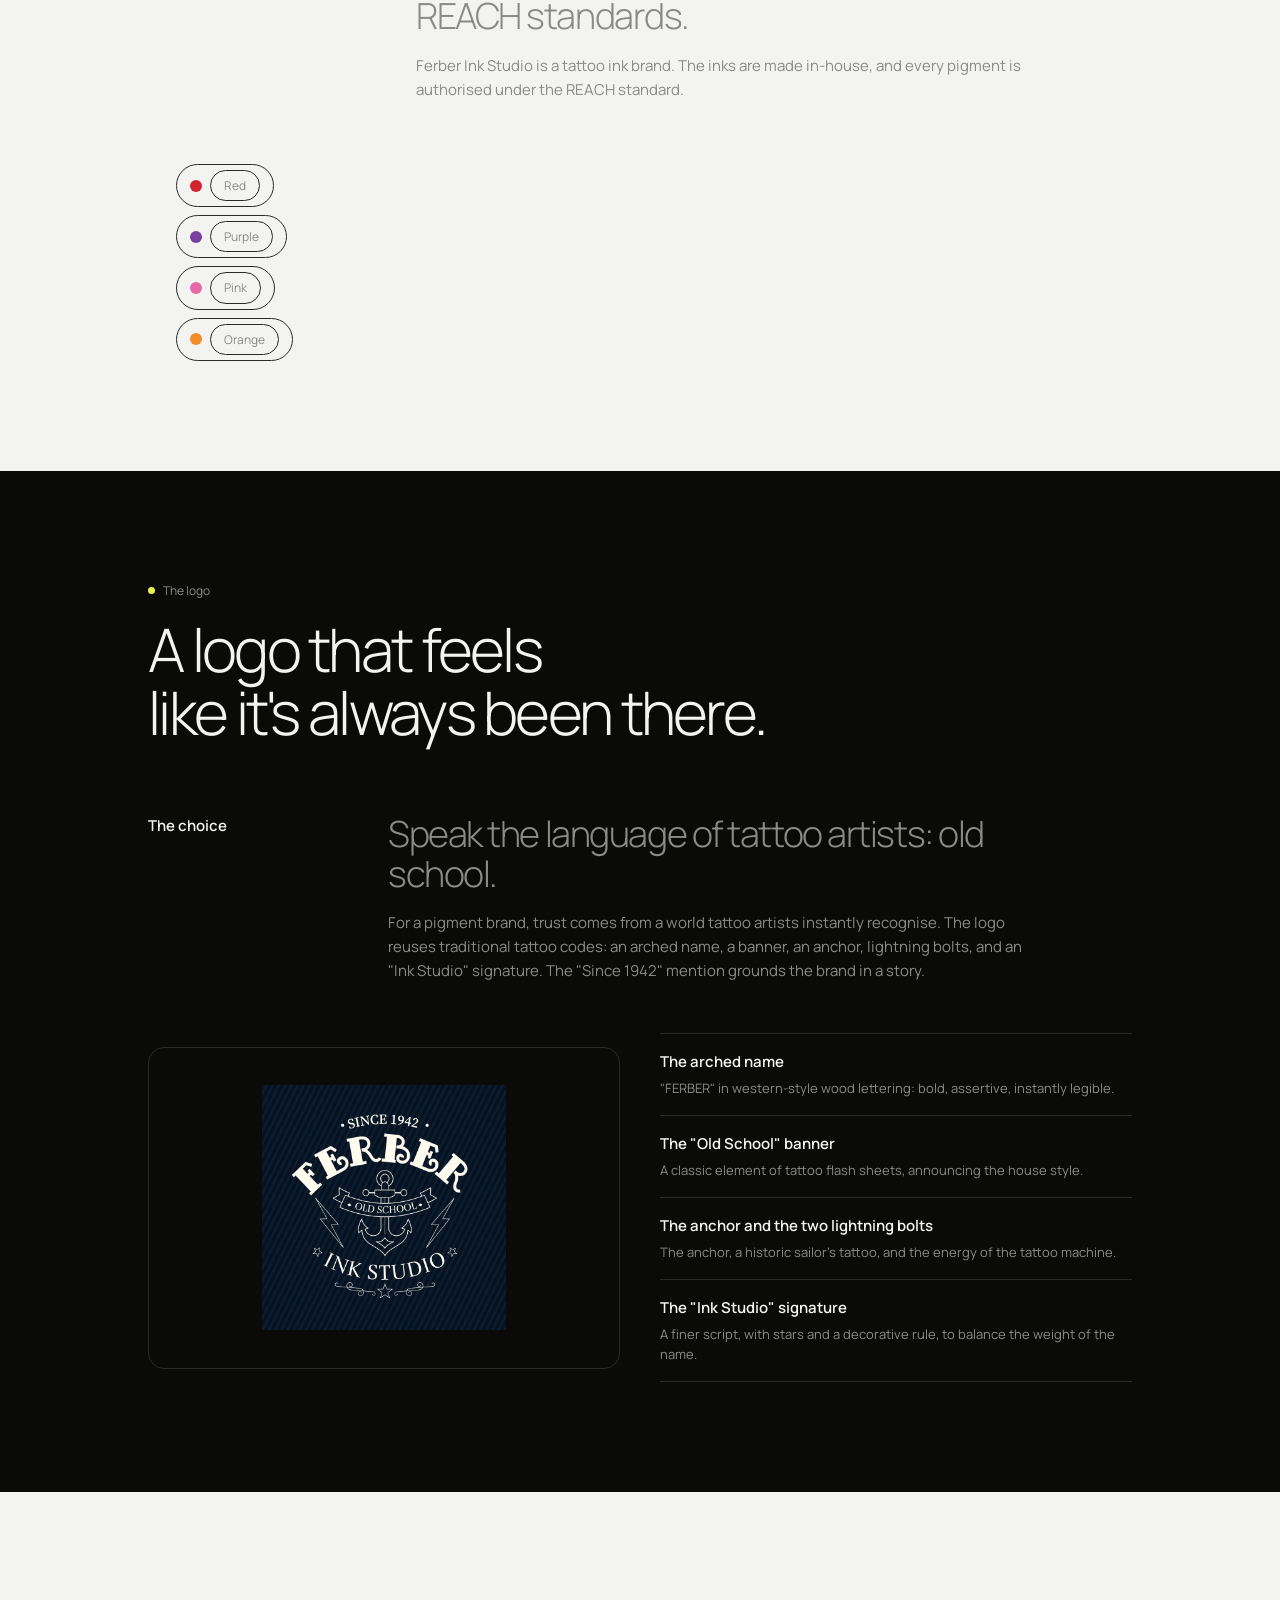
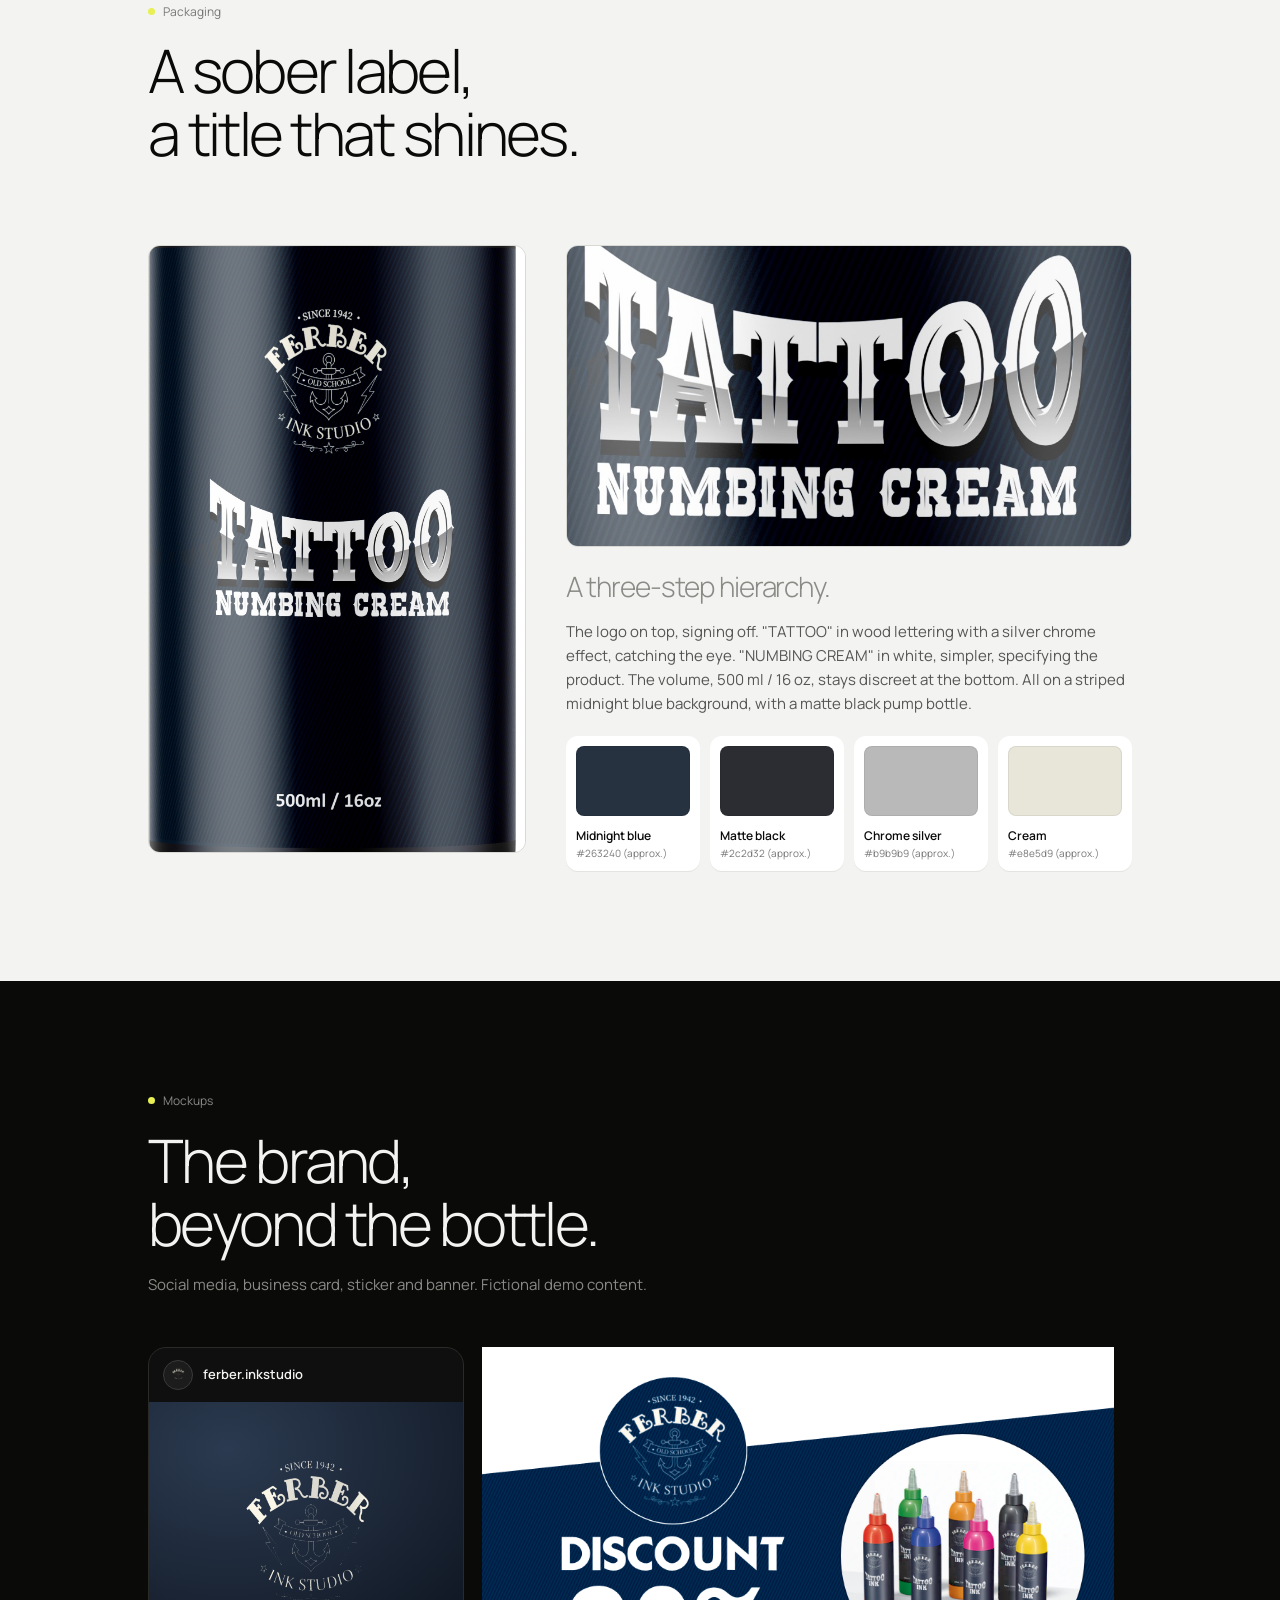
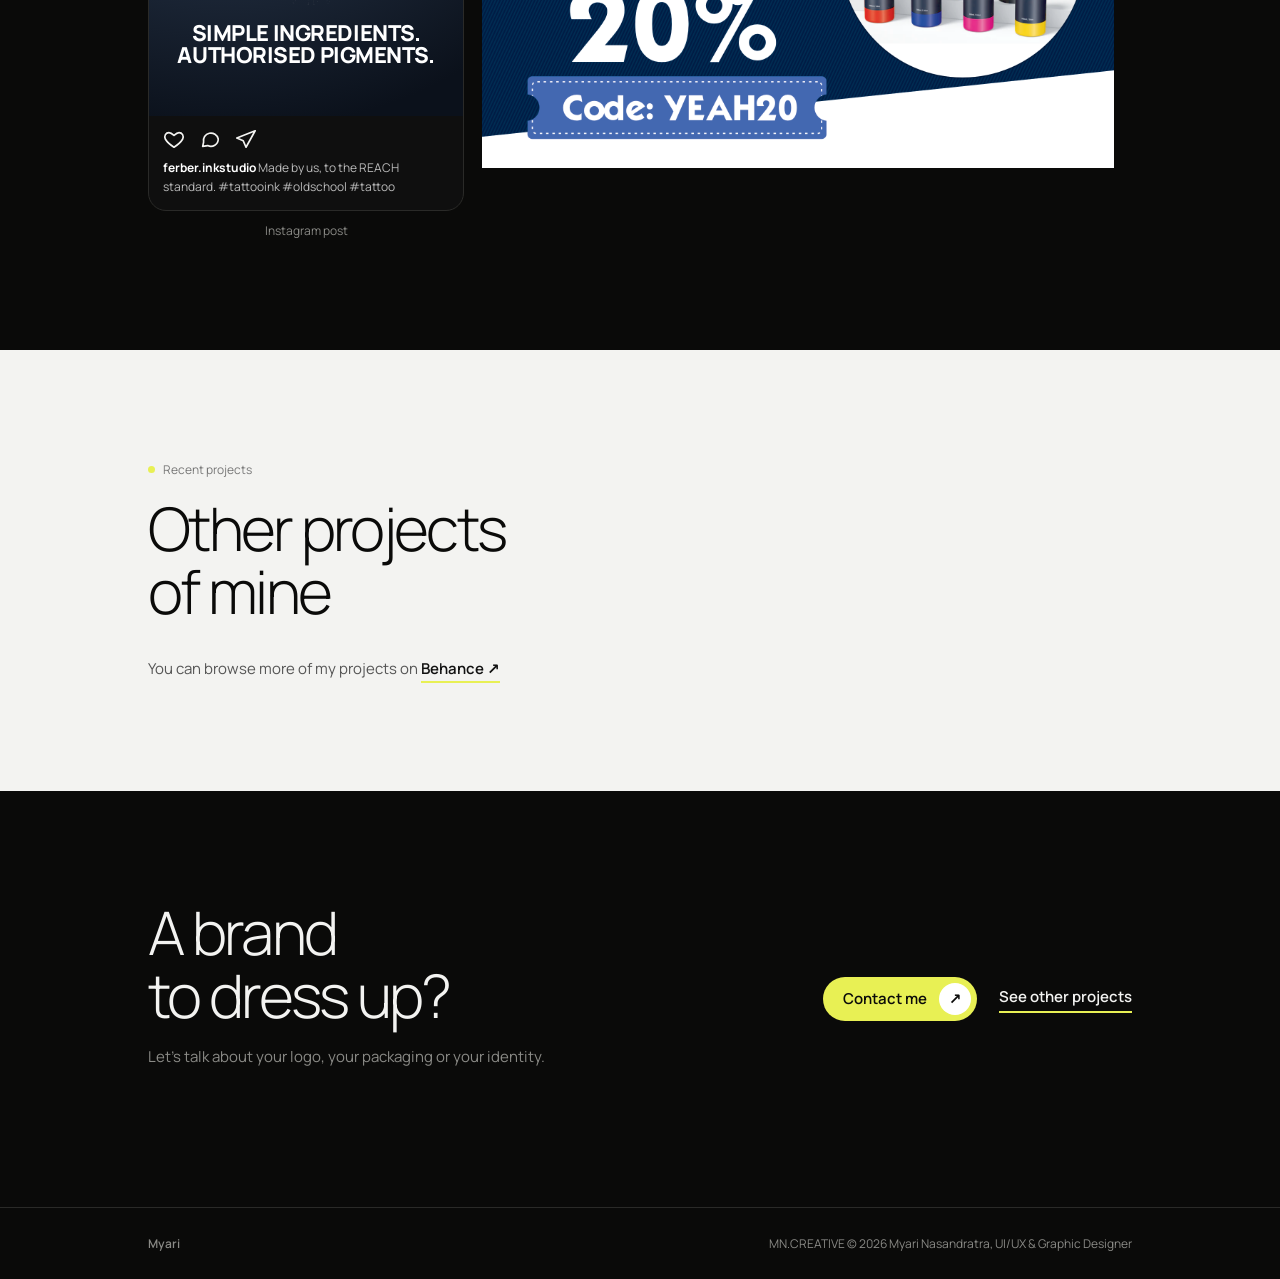
<file: pages/projet-Ferberinkstudio.html>
<!doctype html>
<html lang="fr">
  <head>
    <meta charset="utf-8" />
    <meta name="viewport" content="width=device-width, initial-scale=1" />
    <title>
      Ferber Ink Studio, logo et packaging d'encres à tatouage | Myari
      Nasandratra
    </title>
    <meta
      name="description"
      content="Étude de cas graphic design : logo et packaging de Ferber Ink Studio, marque d'encres à tatouage fabriquées selon la norme européenne REACH."
    />
    <link rel="preconnect" href="https://fonts.googleapis.com" />
    <link rel="preconnect" href="https://fonts.gstatic.com" crossorigin />
    <link
      href="https://fonts.googleapis.com/css2?family=Manrope:wght@300;400;500;600;700;800&display=swap"
      rel="stylesheet"
    />
    <link rel="icon" type="image/svg+xml" href="../assets/img/Artboard.svg" />
    <link rel="stylesheet" href="../css/style.css" />
    <noscript
      ><style>
        .rv {
          opacity: 1 !important;
          transform: none !important;
        }
      </style></noscript
    >
    <link rel="stylesheet" href="../css/projet-ferberinkstudio.css" />
  </head>
  <body>
   <nav>
      <div class="c">
        <a href="../index.html">
          <img
            src="../assets/img/Artboard.svg"
            alt="Accueil"
            width="28"
            height="28"
          />
        </a>
        <button
          class="nav-toggle"
          id="navToggle"
          type="button"
          aria-label="Ouvrir le menu"
          aria-expanded="false"
          aria-controls="navLinks"
        >
          <span></span><span></span><span></span>
        </button>
        <div class="nl" id="navLinks">
          <a href="../index.html#projets" data-i18n="nav.projects">Mes projets</a
          ><a href="../index.html#apropos" data-i18n="nav.about">À propos</a
          ><a href="../index.html#process" data-i18n="nav.process">Mon process</a>
          <div class="lang-switch">
            <button class="lang-btn" type="button" data-lang="fr">FR</button>
            <button class="lang-btn" type="button" data-lang="en">EN</button>
          </div>
          <a class="pill" href="../index.html#contact" data-i18n="nav.contact" data-i18n-html
            >Me contacter <i>↗</i></a
          >
        </div>
      </div>
    </nav>
    <header class="hero cs-hero" id="top">
      <div class="c">
        <a class="back" href="../index.html#projets" data-i18n="fe.back">← Tous les projets</a>
        <h1>Ferber Ink Studio</h1>
        <p class="sub" data-i18n="fe.sub">
          Logo et packaging d'une marque d'encres à tatouage, fabriquées en
          interne et transparentes sur leurs ingrédients.
        </p>
        <div class="meta">
          <div>
            <small data-i18n="fe.meta.services.l">Services</small
            ><b data-i18n="fe.meta.services.v">Logo Design · Packaging · Direction visuelle</b>
          </div>
          <div>
            <small data-i18n="fe.meta.cat.l">Catégorie</small><b data-i18n="fe.meta.cat.v">Graphic Design, identité et packaging</b>
          </div>
          <div>
            <small data-i18n="fe.meta.product.l">Produit présenté</small><b>Tattoo Numbing Cream, 500 ml</b>
          </div>
          <div><small data-i18n="fe.meta.tools.l">Outils</small><b>Illustrator · Photoshop</b></div>
        </div>
      </div>
    </header>
    <section id="projet" class="pr0">
      <div class="c">
        <a
          class="fr rv"
          href="../assets/img/ferber/bouteille.jpg"
          target="_blank"
          rel="noopener"
          style="background: #fff"
          ><img
            src="../assets/img/ferber/ferber-bouteille.jpg"
            alt="Flacon pompe noir Ferber Ink Studio, Tattoo Numbing Cream, 500 ml"
            style="max-height: 760px; width: auto; margin: 0 auto"
        /></a>
        <div class="nv rv">
          <h3 data-i18n="fe.brand.title">La marque</h3>
          <div>
            <p class="ld" data-i18n="fe.brand.lead">
              Des encres fabriquées par nous, selon les normes européennes
              REACH.
            </p>
            <p data-i18n="fe.brand.text">
              Ferber Ink Studio est une marque d'encre à tatouage. Les encres
              sont fabriquées en interne, et tous les pigments sont des pigments
              autorisés par la norme REACH.
            </p>
          </div>
        </div>
        <div class="nv rv">
          <h3 data-i18n="fe.challenge.title">Le défi</h3>
          <div>
            <p class="ld" data-i18n="fe.challenge.lead">
              Donner confiance à des tatoueurs avant même qu'ils ouvrent le
              flacon.
            </p>
            <p data-i18n="fe.challenge.text">
              La marque s'engage à fournir la meilleure qualité d'encre possible
              et à être transparente sur ses ingrédients. Le design devait le
              dire sans mots : un logo ancré dans la culture du tatouage, et un
              packaging sobre, lisible et premium.
            </p>
          </div>
        </div>
      </div>
    </section>
    <section class="light" id="transparence">
      <div class="c">
        <div class="rv">
          <div class="lb" data-i18n="fe.transparency.label">Transparence</div>
          <h2 data-i18n="fe.transparency.title" data-i18n-html>Des ingrédients simples,<br />des pigments autorisés.</h2>
        </div>
        <div class="eco eco3 rv">
          <article>
            <h3 data-i18n="fe.transparency.a1.title">Fabriquées en interne</h3>
            <p style="font-size: 14px; color: var(--g)" data-i18n="fe.transparency.a1.text">
              La marque fabrique elle-même ses encres, selon les nouvelles
              normes européennes REACH.
            </p>
          </article>
          <article>
            <h3 data-i18n="fe.transparency.a2.title">Ingrédients simples</h3>
            <p style="font-size: 14px; color: var(--g)" data-i18n="fe.transparency.a2.text">
              De l'eau, de la glycérine végétale, du propylène glycol biosourcé
              et des pigments autorisés.
            </p>
          </article>
          <article>
            <h3 data-i18n="fe.transparency.a3.title">Pigments sous contrôle</h3>
            <p style="font-size: 14px; color: var(--g)" data-i18n="fe.transparency.a3.text">
              Les nouvelles normes ont banni plusieurs pigments contenant des
              métaux.
            </p>
          </article>
        </div>
        <div class="chips rv" style="margin-top: 26px">
          <span data-i18n="fe.transparency.chip.water">Eau</span><span data-i18n="fe.transparency.chip.glycerin">Glycérine végétale</span
          ><span data-i18n="fe.transparency.chip.glycol">Propylène glycol biosourcé</span
          ><span data-i18n="fe.transparency.chip.pigments">Pigments autorisés</span>
        </div>
        <p
          class="rv"
          style="
            margin-top: 34px;
            font-size: 15px;
            color: #555;
            max-width: 620px;
          "
          data-i18n="fe.transparency.consequence"
        >
          Conséquence : certaines couleurs coûtent plus cher à fabriquer,
          notamment :
        </p>

         <div class="c">
        <a
          class="fr rv"
          href="../assets/img/Ferberink/"
          target="_blank"
          rel="noopener"
          style="background: #fff"
          ><img
          src="../assets/img/Ferberink/2afa66186996235.657fe87ee745e.png"
            alt="Flacon pompe noir Ferber Ink Studio, Tattoo Numbing Cream, 500 ml"
            style="max-height: 760px; width: auto; margin: 0 auto"
        /></a>
        <div class="nv rv">
          <h3 data-i18n="fe.brand.title">La marque</h3>
          <div>
            <p class="ld" data-i18n="fe.brand.lead">
              Des encres fabriquées par nous, selon les normes européennes
              REACH.
            </p>
            <p data-i18n="fe.brand.text">
              Ferber Ink Studio est une marque d'encre à tatouage. Les encres
              sont fabriquées en interne, et tous les pigments sont des pigments
              autorisés par la norme REACH.
            </p>
          </div>
        <div class="chips dots rv">
          <span><i style="background: #d1242f"></i><span data-i18n="fe.transparency.color.red">Rouge</span></span
          ><span><i style="background: #7b3fa0"></i><span data-i18n="fe.transparency.color.purple">Violet</span></span
          ><span><i style="background: #e36aa6"></i><span data-i18n="fe.transparency.color.pink">Rose</span></span
          ><span><i style="background: #f28c28"></i><span data-i18n="fe.transparency.color.orange">Orange</span></span>
        </div>
      </div>
    </section>
    <section id="logo">
      <div class="c">
        <div class="rv">
          <div class="lb" data-i18n="fe.logo.label">Le logo</div>
          <h2 data-i18n="fe.logo.title" data-i18n-html>Un logo qui semble<br />avoir toujours été là.</h2>
        </div>
        <div class="nv rv">
          <h3 data-i18n="fe.logo.choice.title">Le choix</h3>
          <div>
            <p class="ld" data-i18n="fe.logo.choice.lead">Parler la langue des tatoueurs : le old school.</p>
            <p data-i18n="fe.logo.choice.text">
              Pour une marque de pigments, la confiance passe par un univers que
              les tatoueurs reconnaissent tout de suite. Le logo reprend les
              codes du tatouage traditionnel : un nom en arc, une bannière, une
              ancre, des éclairs, et une signature « Ink Studio ». La mention «
              Since 1942 » ancre la marque dans une histoire.
            </p>
          </div>
        </div>
        <div class="lgx rv">
          <div class="lgc">
            <img
        src="../assets/img/Ferberink/logo.jpg"
            alt="Logo Ferber Ink Studio : nom en arc, bannière Old School, ancre et éclairs"
            />
          </div>
          <div class="an">
            <div>
              <b data-i18n="fe.logo.an1.title">Le nom en arc</b>
              <p data-i18n="fe.logo.an1.text">
                « FERBER » en lettres de bois façon western : large, affirmé,
                immédiatement lisible.
              </p>
            </div>
            <div>
              <b data-i18n="fe.logo.an2.title">La bannière « Old School »</b>
              <p data-i18n="fe.logo.an2.text">
                Un élément classique des flashs de tatouage, qui annonce le
                style de la maison.
              </p>
            </div>
            <div>
              <b data-i18n="fe.logo.an3.title">L'ancre et les deux éclairs</b>
              <p data-i18n="fe.logo.an3.text">
                L'ancre, tatouage de marin historique, et l'énergie de la
                machine à tatouer.
              </p>
            </div>
            <div>
              <b data-i18n="fe.logo.an4.title">La signature « Ink Studio »</b>
              <p data-i18n="fe.logo.an4.text">
                Une écriture plus fine, avec étoiles et filet décoratif, pour
                équilibrer la lourdeur du nom.
              </p>
            </div>
          </div>
        </div>
       
      </div>
    </section>
    <section class="light" id="packaging">
      <div class="c">
        <div class="rv">
          <div class="lb" data-i18n="fe.packaging.label">Packaging</div>
          <h2 data-i18n="fe.packaging.title" data-i18n-html>Une étiquette sobre,<br />un titre qui brille.</h2>
        </div>
        <div class="pk rv">
          <a
            class="fr"
            href="../assets/img/ferber/etiquette.jpg"
            target="_blank"
            rel="noopener"
            ><img
              src="../assets/img/ferber/ferber-etiquette.jpg"
              alt="Étiquette bleu nuit du flacon Tattoo Numbing Cream"
              loading="lazy"
          /></a>
          <div class="col">
            <a
              class="fr"
              href="../assets/img/ferber/titre.jpg"
              target="_blank"
              rel="noopener"
              ><img
                src="../assets/img/ferber/ferber-titre.jpg"
                alt="Titre TATTOO en lettres chromées, NUMBING CREAM en blanc"
                loading="lazy"
            /></a>
            <div
              class="nv"
              style="grid-template-columns: 1fr; gap: 8px; margin-top: 10px"
            >
              <div>
                <p class="ld" style="font-size: clamp(20px, 2.4vw, 28px)" data-i18n="fe.packaging.hierarchy.title">
                  Une hiérarchie en trois temps.
                </p>
                <p style="color: #555" data-i18n="fe.packaging.hierarchy.text">
                  Le logo en haut, qui signe. « TATTOO » en lettres de bois à
                  effet chrome argenté, qui accroche l'œil. « NUMBING CREAM » en
                  blanc, plus simple, qui précise le produit. La contenance, 500
                  ml / 16 oz, reste discrète en bas. Le tout sur un fond bleu
                  nuit rayé, avec un flacon pompe noir mat.
                </p>
              </div>
            </div>
            <div class="pal" style="margin-top: 6px">
              <div>
                <i style="background: #263240"></i><span data-i18n="fe.packaging.color.navy">Bleu nuit</span><small
                  >#263240 (approx.)</small
                >
              </div>
              <div>
                <i style="background: #2c2d32"></i><span data-i18n="fe.packaging.color.black">Noir mat</span><small
                  >#2c2d32 (approx.)</small
                >
              </div>
              <div>
                <i style="background: #b9b9b9"></i><span data-i18n="fe.packaging.color.silver">Argent chrome</span><small
                  >#b9b9b9 (approx.)</small
                >
              </div>
              <div>
                <i style="background: #e8e5d9"></i><span data-i18n="fe.packaging.color.cream">Crème</span><small
                  >#e8e5d9 (approx.)</small
                >
              </div>
            </div>
          </div>
        </div>
      </div>
    </section>
    <section id="mockups">
      <div class="c">
        <div class="rv">
          <div class="lb" data-i18n="fe.mockups.label">Mockups</div>
          <h2 data-i18n="fe.mockups.title" data-i18n-html>La marque,<br />au-delà du flacon.</h2>
          <p class="lead" data-i18n="fe.mockups.lead">
            Réseaux sociaux, carte de visite, pastille autocollante et bannière.
            Contenus fictifs de démonstration.
          </p>
        </div>
        <div class="mkg rv">
          <div>
            <div class="ui">
              <div class="hd">
                <span class="av"
                  ><img
                    src="../assets/img/ferber/ferber-img-1.png"
                    alt="" /></span
                >ferber.inkstudio
              </div>
              <div
                class="mk sq fk"
                style="align-items: center; justify-content: center"
              >
                <img
                  class="lg2"
                  src="../assets/img/ferber/ferber-img-1.png"
                  alt="Logo Ferber Ink Studio"
                  style="width: 56%"
                />
                <h4
                  style="
                    text-align: center;
                    font-size: clamp(14px, 1.8vw, 22px);
                  "
                >
                  <span data-i18n="fe.mockups.insta.h4" data-i18n-html>Des encres simples.<br />Des pigments autorisés.</span>
                </h4>
              </div>
              <div class="ic">
                <svg
                  viewBox="0 0 24 24"
                  width="22"
                  height="22"
                  aria-hidden="true"
                >
                  <path
                    d="M12 21s-7-4.6-9.5-9C1 8.5 3 5 6.5 5c2 0 3.5 1.2 5.5 3 2-1.8 3.5-3 5.5-3C21 5 23 8.5 21.5 12 19 16.4 12 21 12 21z"
                  /></svg
                ><svg
                  viewBox="0 0 24 24"
                  width="22"
                  height="22"
                  aria-hidden="true"
                >
                  <path
                    d="M21 12a8 8 0 0 1-11.5 7.2L4 20l1-4.5A8 8 0 1 1 21 12z"
                  /></svg
                ><svg
                  viewBox="0 0 24 24"
                  width="22"
                  height="22"
                  aria-hidden="true"
                >
                  <path d="M22 3L2 11l7 3 3 7 10-18z" />
                </svg>
              </div>
              <div class="ft">
                <b style="color: #fff">ferber.inkstudio</b> <span data-i18n="fe.mockups.insta.caption">Fabriquées par nous,
                selon la norme REACH. #tattooink #oldschool #tattoo</span>
              </div>
            </div>
            <div class="lbl" data-i18n="fe.mockups.insta.label">Post Instagram</div>
          </div>
          <div>
              <img
                class="lg2"
src="../assets/img/Ferberink/promotion.png"                alt=""
                style="width:200%"
          </div>
        </div>
      </div>
    </section>
    <section class="light" id="autres">
      <div class="c">
        <div class="lb rv" data-i18n="fe.others.label">Projets récents</div>
        <h2 class="rv" data-i18n="fe.others.title" data-i18n-html>Autres projets<br />conçus par mes soins</h2>
        <p class="bh rv" style="color: #555" data-i18n="fe.others.text" data-i18n-html>
          Vous pouvez consulter d'autres projets sur
          <a
            href="https://www.behance.net/nasandrandrian1"
            target="_blank"
            rel="noopener"
            style="color: #111"
            >Behance ↗</a
          >
        </p>
      </div>
    </section>
    <section id="contact">
      <div class="c nx">
        <div class="rv">
          <h2 data-i18n="fe.contact.title" data-i18n-html>Une marque<br />à habiller ?</h2>
          <p class="lead" data-i18n="fe.contact.lead">
            Parlons de votre logo, de votre packaging ou de votre identité.
          </p>
        </div>
        <div
          class="rv"
          style="display: flex; gap: 22px; align-items: center; flex-wrap: wrap"
        >
          <a class="pill" href="../index.html#contact" data-i18n="nav.contact" data-i18n-html>Me contacter <i>↗</i></a
          ><a class="gh" href="../index.html#projets" data-i18n="fe.contact.other">Voir les autres projets</a>
        </div>
      </div>
    </section>
    <footer>
      <div class="c">
        <span class="lg">Myari</span
        ><span data-i18n="footer.text"
          >MN.CREATIVE © 2026 Myari Nasandratra, UI/UX & Graphic Designer</span
        >
      </div>
    </footer>
    <script src="../js/i18n-ferberinkstudio.js"></script>
    <script src="../js/i18n.js"></script>
    <script src="../js/nav-mobile.js"></script>
    <script src="../js/projet-ferberinkstudio.js"></script>
  </body>
</html>
</file>
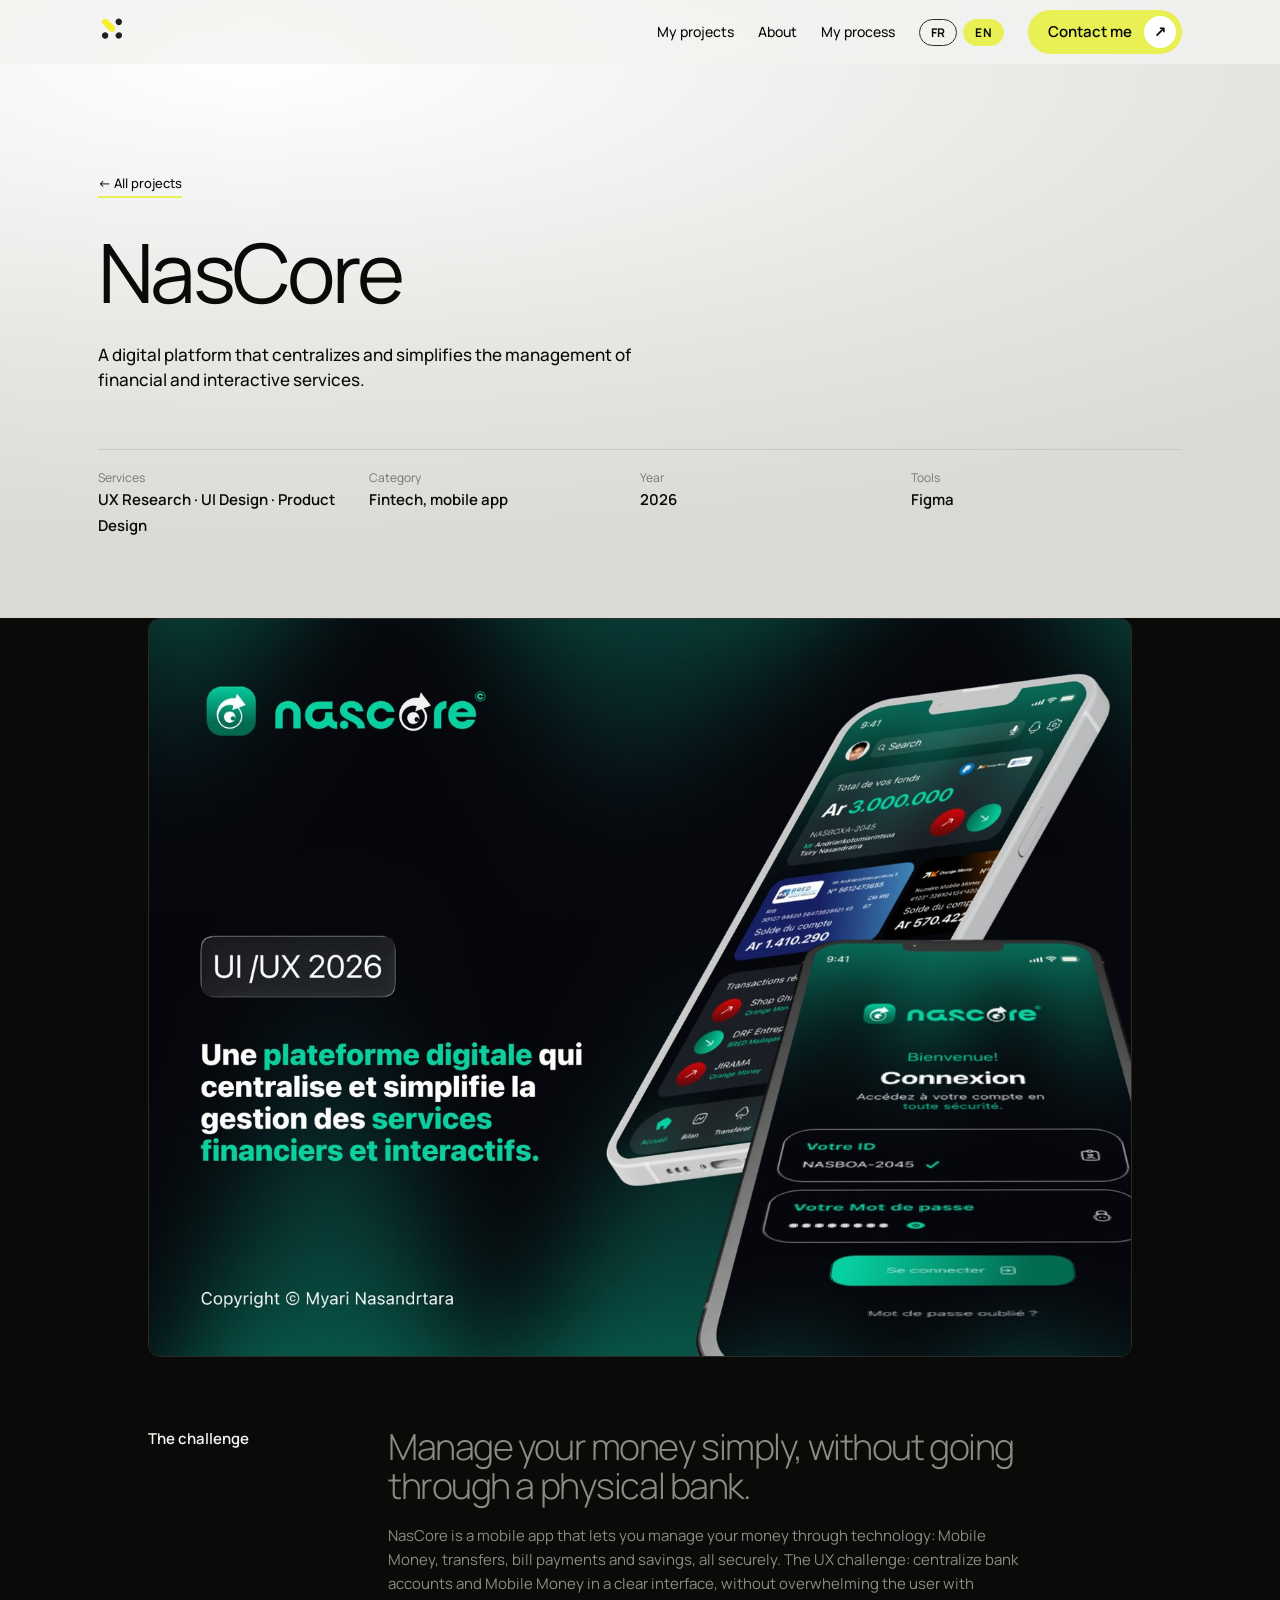
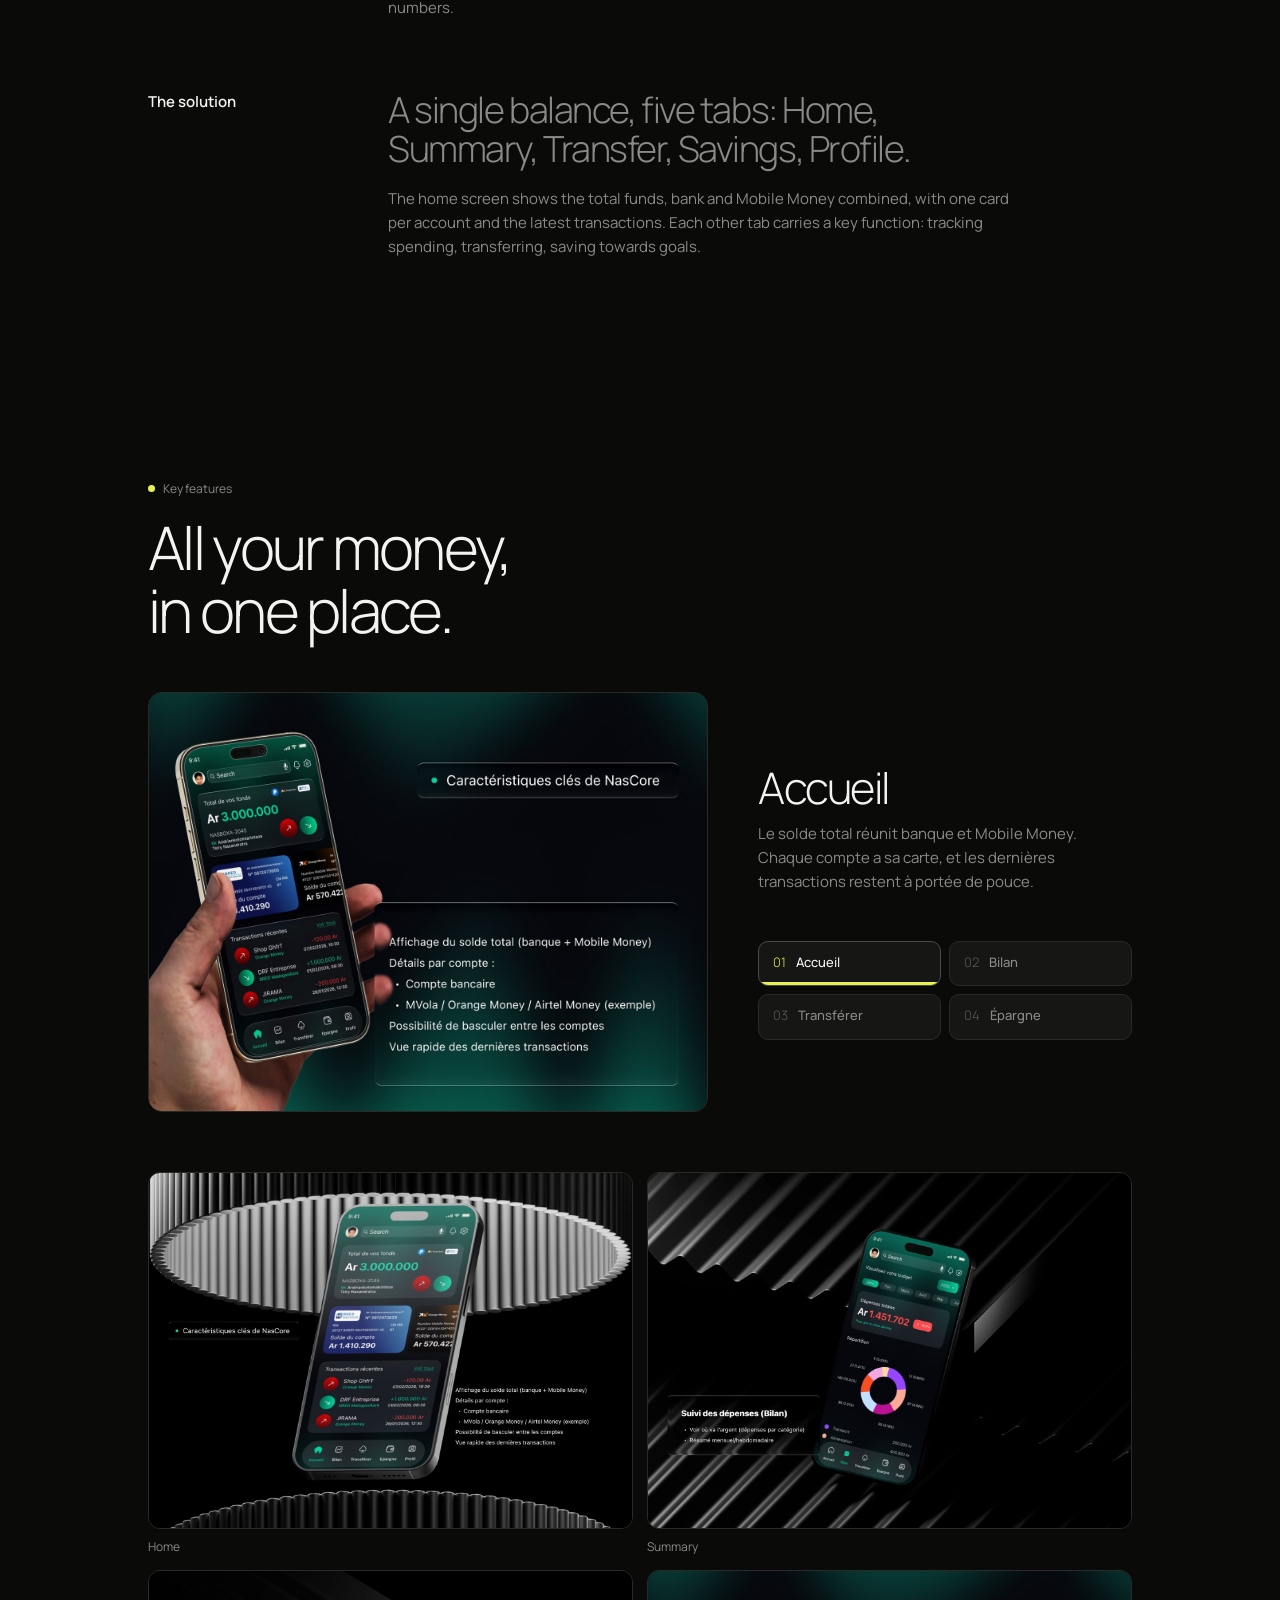
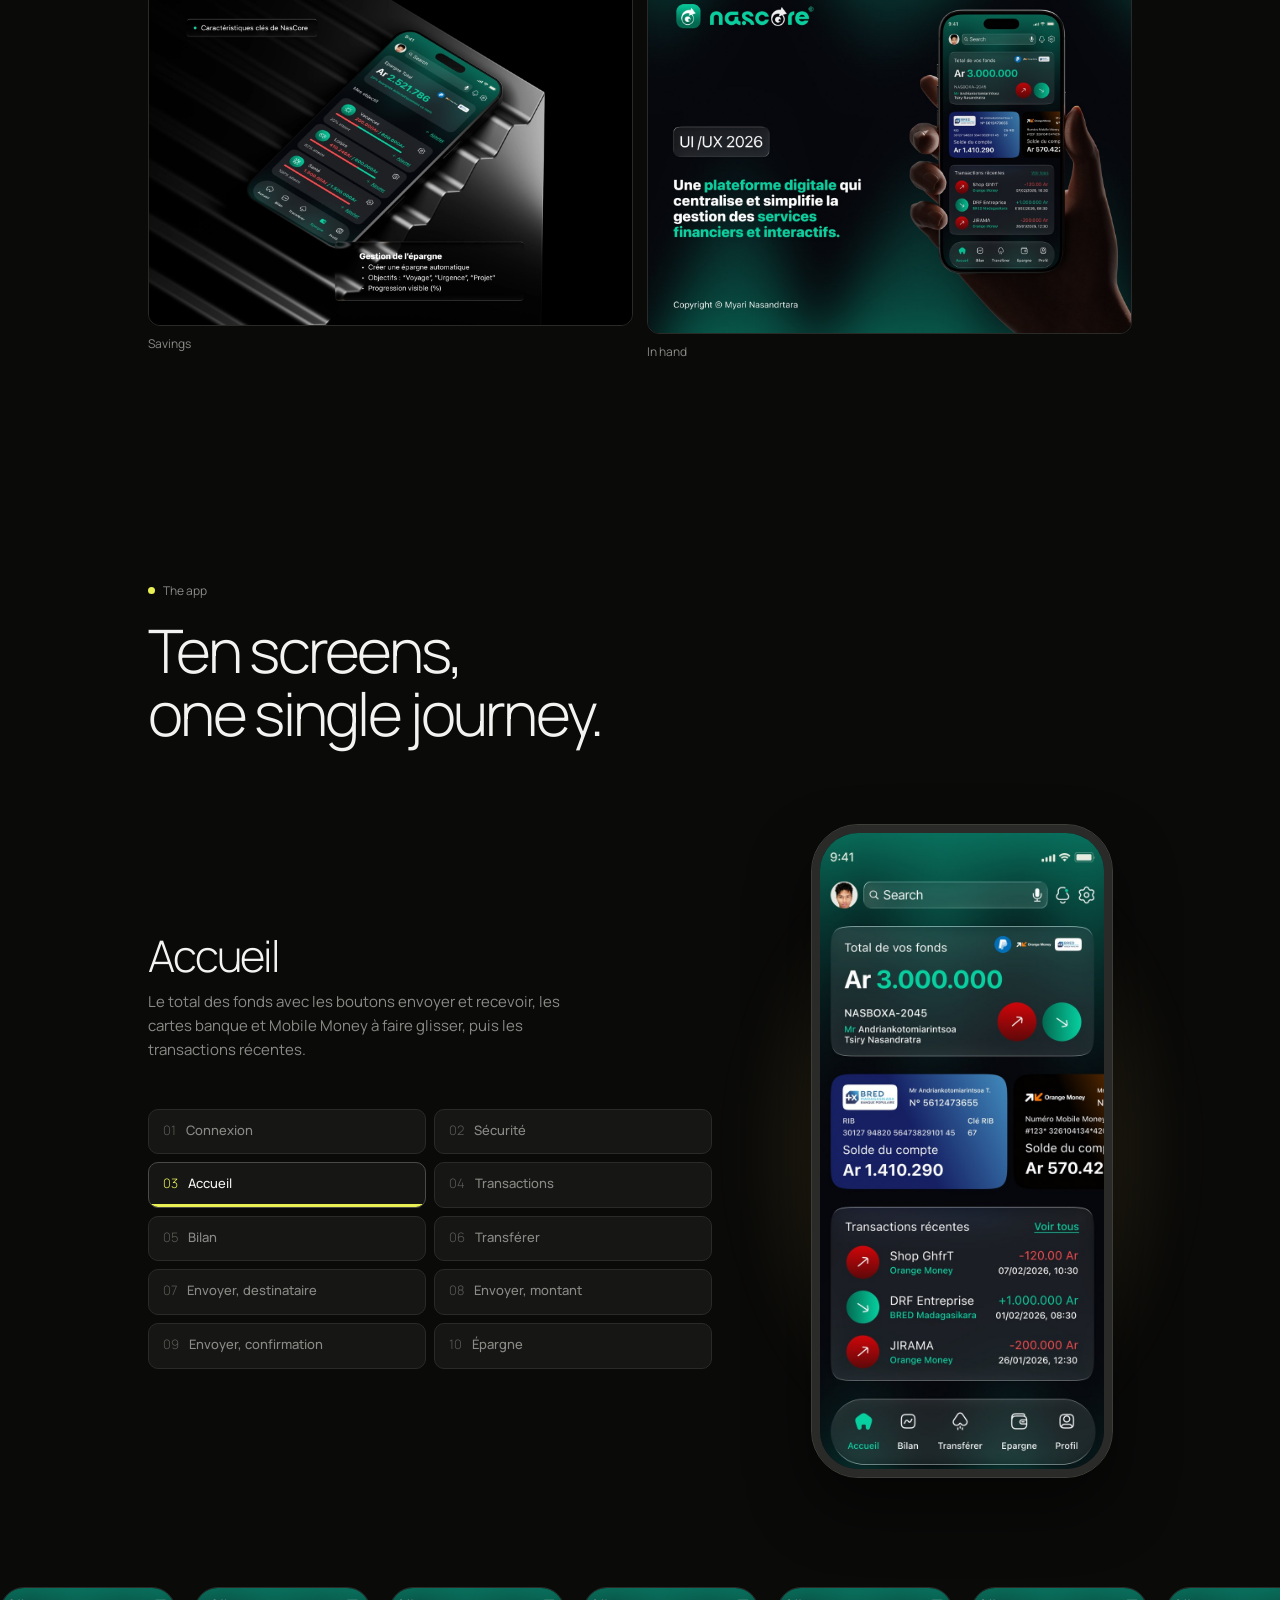
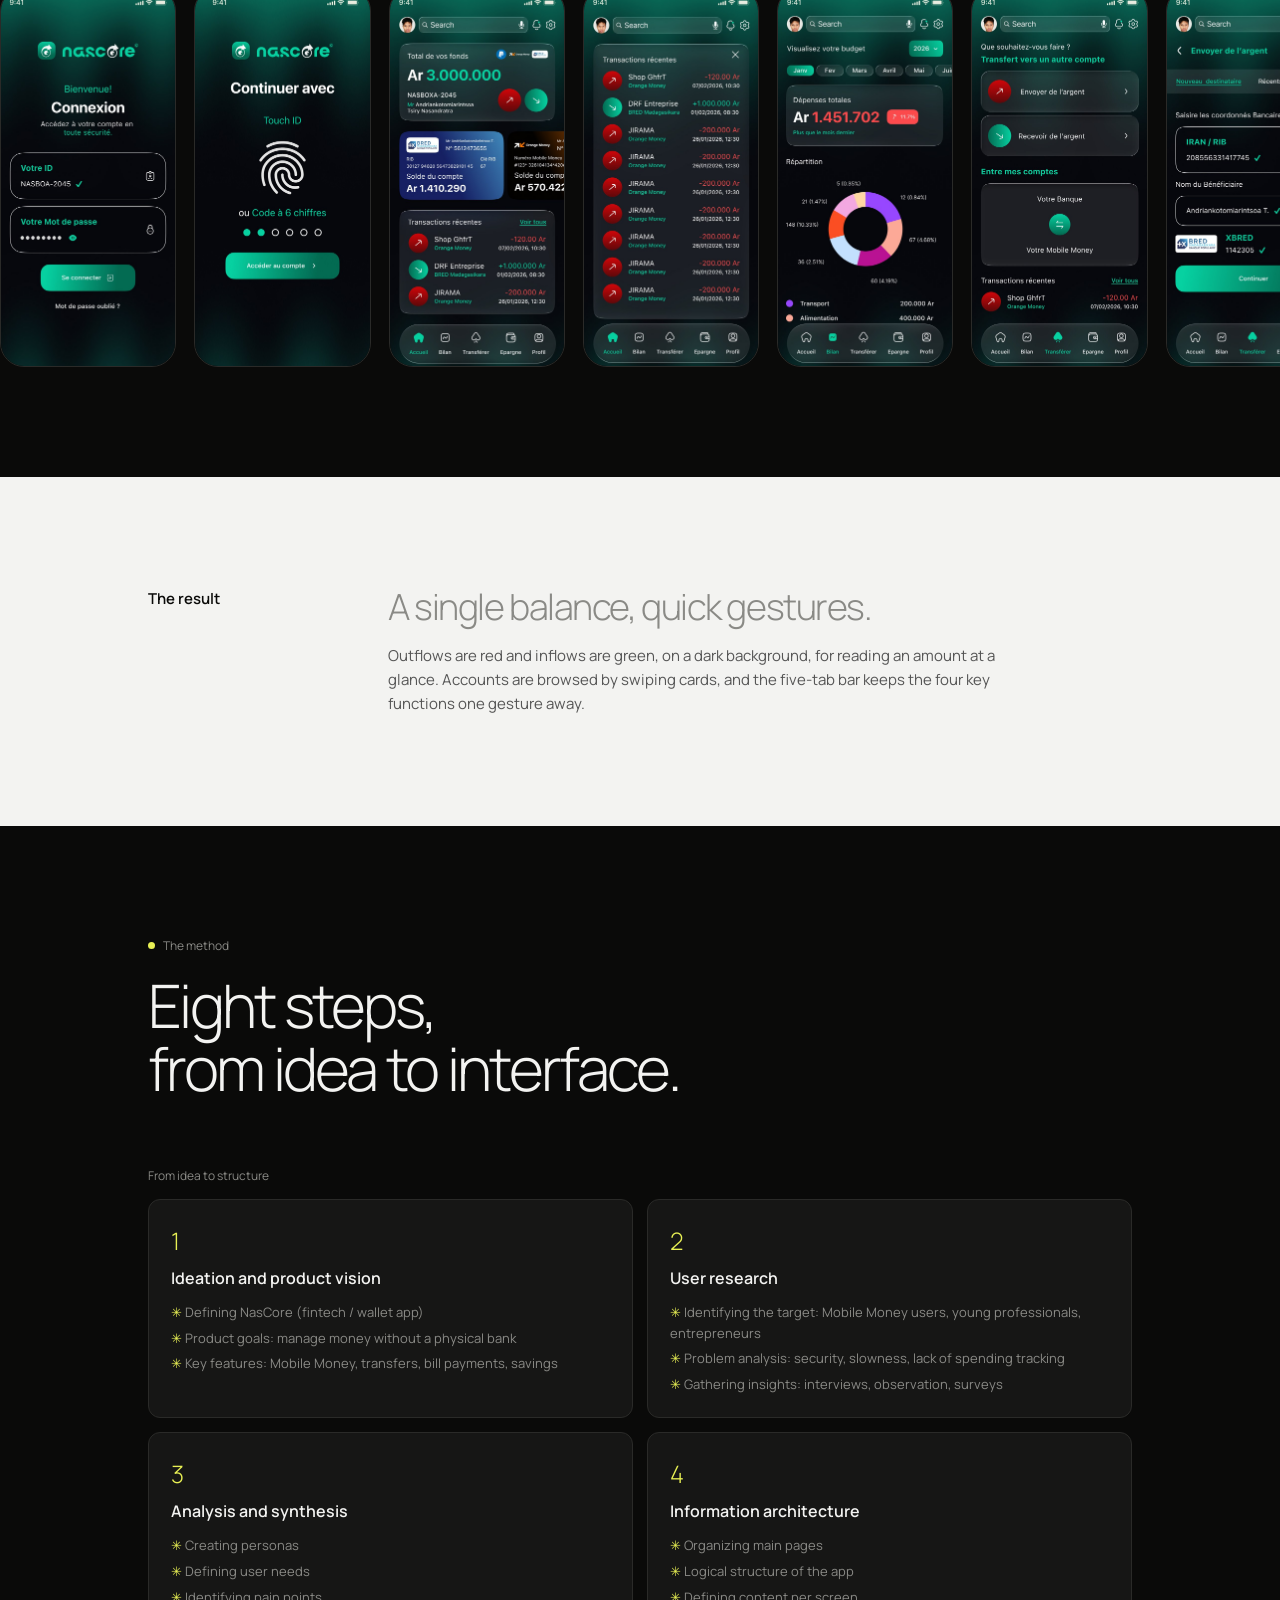
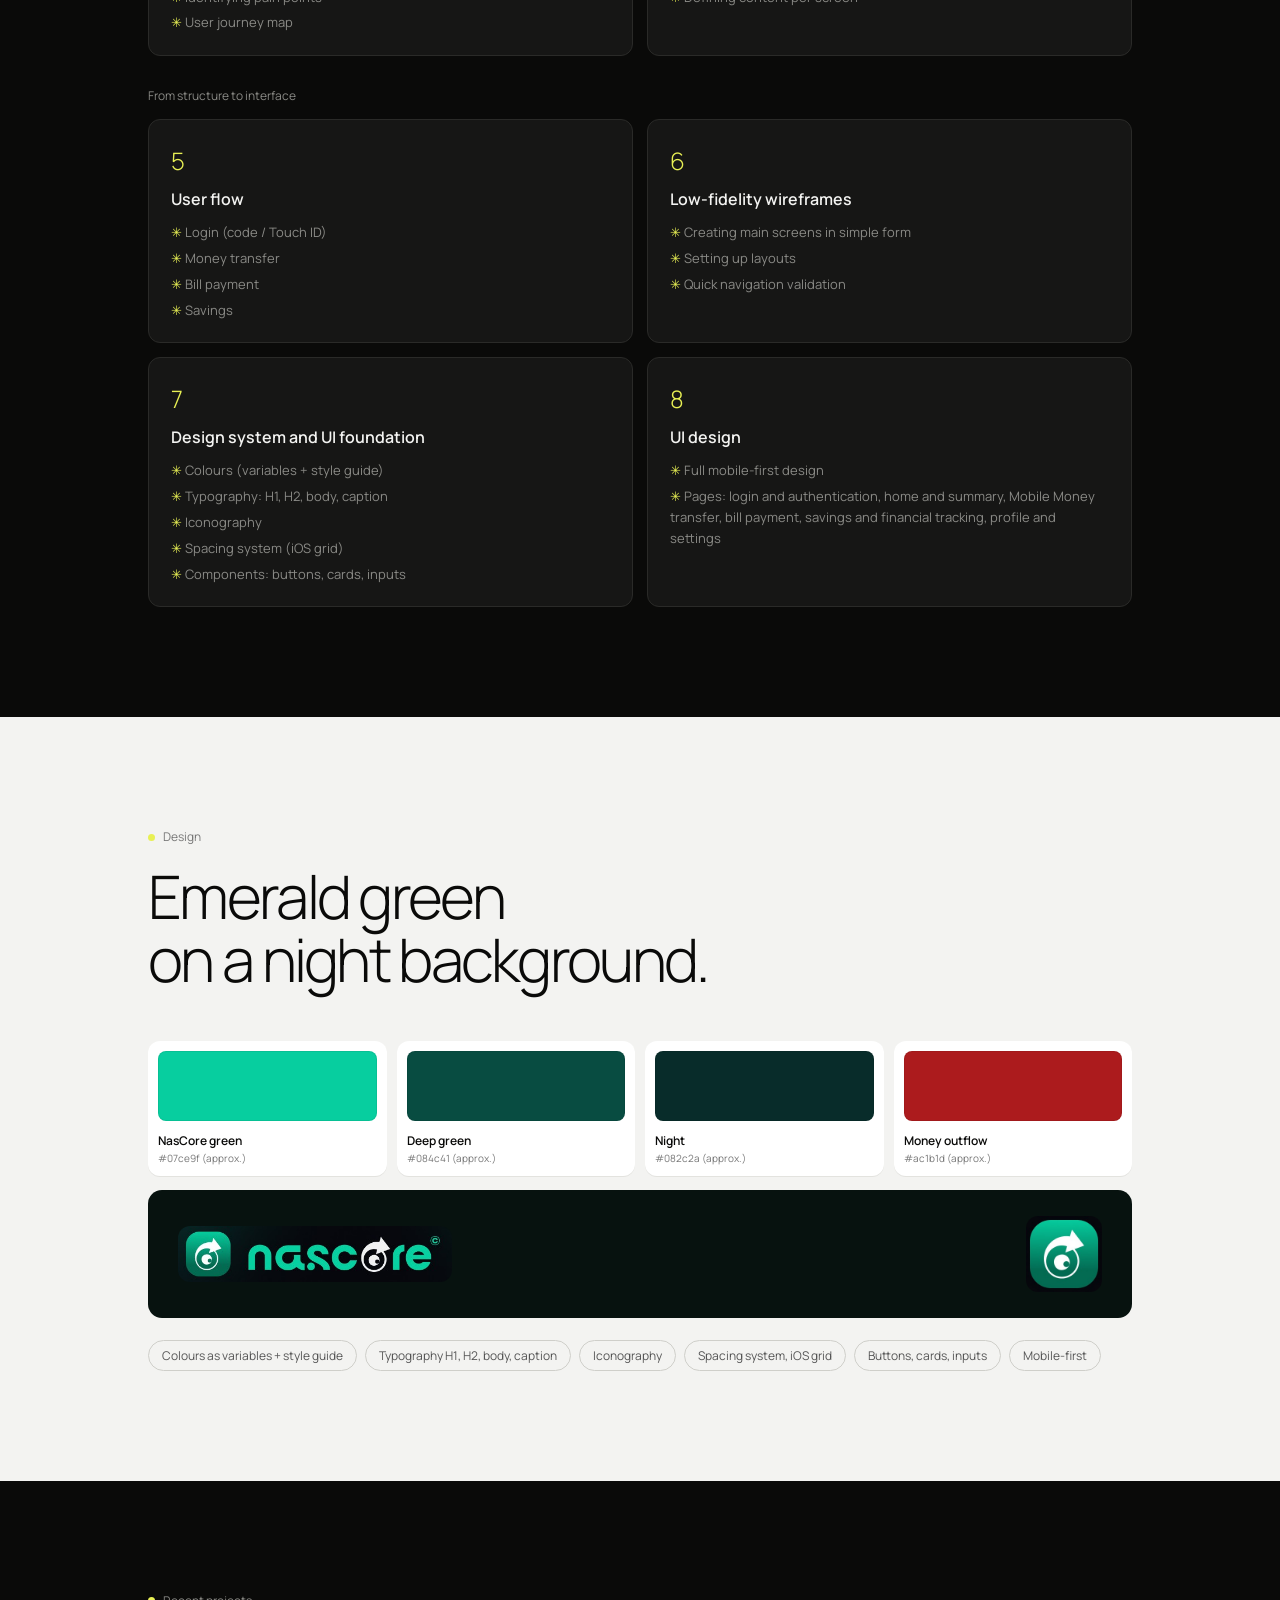
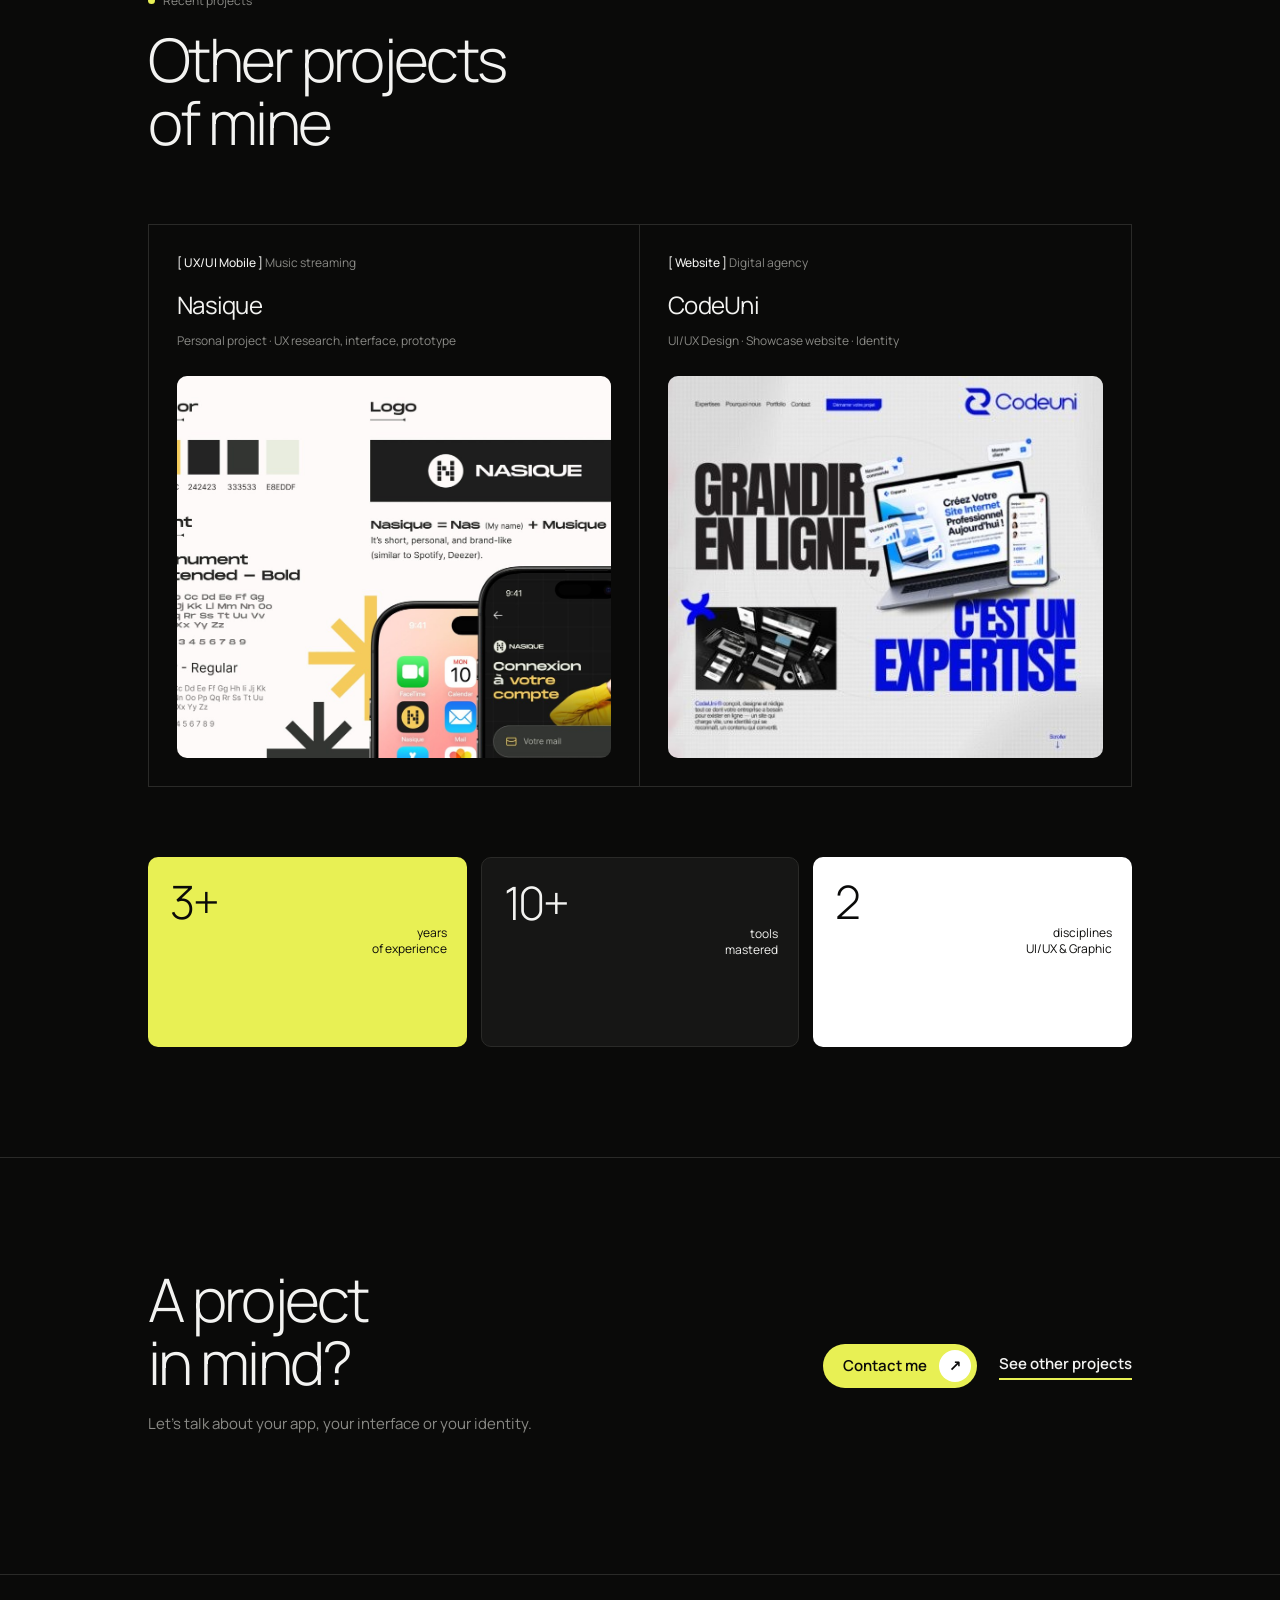
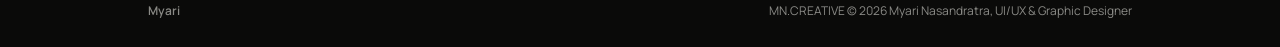
<file: pages/projet-Nascor.html>
<!doctype html>
<html lang="fr">
  <head>
    <meta charset="utf-8" />
    <meta name="viewport" content="width=device-width, initial-scale=1" />
    <title>NasCore, application mobile fintech | Myari Nasandratra</title>
    <meta
      name="description"
      content="Étude de cas UI/UX 2026 : NasCore, une application mobile qui centralise comptes bancaires et Mobile Money : solde, transferts, bilan et épargne."
    />
    <link rel="preconnect" href="https://fonts.googleapis.com" />
    <link rel="preconnect" href="https://fonts.gstatic.com" crossorigin />
    <link
      href="https://fonts.googleapis.com/css2?family=Manrope:wght@300;400;500;600;700;800&display=swap"
      rel="stylesheet"
    />
    <link rel="icon" type="image/svg+xml" href="../assets/img/Artboard.svg" />
    <link rel="stylesheet" href="../css/style.css" />
    <noscript
      ><style>
        .rv {
          opacity: 1 !important;
          transform: none !important;
        }
      </style></noscript
    >
    <link rel="stylesheet" href="../css/projet-nascor.css" />
  </head>
  <body>
    <nav>
      <div class="c">
        <a href="../index.html">
          <img
            src="../assets/img/Artboard.svg"
            alt="Accueil"
            width="28"
            height="28"
          />
        </a>
        <button
          class="nav-toggle"
          id="navToggle"
          type="button"
          aria-label="Ouvrir le menu"
          aria-expanded="false"
          aria-controls="navLinks"
        >
          <span></span><span></span><span></span>
        </button>
        <div class="nl" id="navLinks">
          <a href="../index.html#projets" data-i18n="nav.projects">Mes projets</a
          ><a href="../index.html#apropos" data-i18n="nav.about">À propos</a
          ><a href="../index.html#process" data-i18n="nav.process">Mon process</a>
          <div class="lang-switch">
            <button class="lang-btn" type="button" data-lang="fr">FR</button>
            <button class="lang-btn" type="button" data-lang="en">EN</button>
          </div>
          <a class="pill" href="../index.html#contact" data-i18n="nav.contact" data-i18n-html
            >Me contacter <i>↗</i></a
          >
        </div>
      </div>
    </nav>
    <header class="hero cs-hero" id="top">
      <div class="c">
        <a class="back" href="../index.html#projets" data-i18n="ns.back">← Tous les projets</a>
        <h1>NasCore</h1>
        <p class="sub" data-i18n="ns.sub">
          Une plateforme digitale qui centralise et simplifie la gestion des
          services financiers et interactifs.
        </p>
        <div class="meta">
          <div>
            <small data-i18n="ns.meta.services.l">Services</small
            ><b data-i18n="ns.meta.services.v">UX Research · UI Design · Product Design</b>
          </div>
          <div><small data-i18n="ns.meta.cat.l">Catégorie</small><b data-i18n="ns.meta.cat.v">Fintech, application mobile</b></div>
          <div><small data-i18n="ns.meta.year.l">Année</small><b>2026</b></div>
          <div><small data-i18n="ns.meta.tools.l">Outils</small><b>Figma</b></div>
        </div>
      </div>
    </header>
    <section id="projet" class="pr0">
      <div class="c">
        <a
          class="fr rv"
          href="../assets/img/nascore/cover.jpg"
          target="_blank"
          rel="noopener"
          ><img
            src="../assets/img/nascore/nascore-cover.jpg"
            alt="NasCore, UI/UX 2026 : deux écrans de l'application, accueil et connexion"
        /></a>
        <div class="nv rv">
          <h3 data-i18n="ns.challenge.title">Le défi</h3>
          <div>
            <p class="ld" data-i18n="ns.challenge.lead">
              Gérer son argent simplement, sans passer par une banque physique.
            </p>
            <p data-i18n="ns.challenge.text">
              NasCore est une application mobile qui permet de gérer son argent
              grâce à la technologie : Mobile Money, transferts, paiement de
              factures et épargne, en toute sécurité. Le défi UX : centraliser
              comptes bancaires et Mobile Money dans une interface claire, sans
              noyer l'utilisateur sous les chiffres.
            </p>
          </div>
        </div>
        <div class="nv rv">
          <h3 data-i18n="ns.solution.title">La solution</h3>
          <div>
            <p class="ld" data-i18n="ns.solution.lead">
              Un seul solde, cinq onglets : Accueil, Bilan, Transférer, Épargne,
              Profil.
            </p>
            <p data-i18n="ns.solution.text">
              L'accueil affiche le total des fonds, banque et Mobile Money
              réunis, avec une carte par compte et les dernières transactions.
              Les autres onglets portent chacun une fonction clé : suivre les
              dépenses, transférer, épargner vers des objectifs.
            </p>
          </div>
        </div>
      </div>
    </section>
    <section id="fonctions">
      <div class="c">
        <div class="rv">
          <div class="lb" data-i18n="ns.features.label">Caractéristiques clés</div>
          <h2 data-i18n="ns.features.title" data-i18n-html>Tout votre argent,<br />au même endroit.</h2>
        </div>
        <div class="fs rv" id="fs">
          <div class="fv" id="fv"></div>
          <div>
            <div class="cap" id="cap" aria-live="polite"></div>
            <ol class="sl" id="sl"></ol>
          </div>
        </div>
        <div class="fg c2 rv" style="margin-top: 60px">
          <figure>
            <a
              class="fr"
              href="../assets/img/nascore/s-accueil.jpg"
              target="_blank"
              rel="noopener"
              ><img
                src="../assets/img/nascore/nascore-s-accueil.jpg"
                alt="Écran d'accueil NasCore mis en scène : solde total, cartes et transactions"
                loading="lazy"
            /></a>
            <figcaption data-i18n="ns.features.fig.home">Accueil</figcaption>
          </figure>
          <figure>
            <a
              class="fr"
              href="../assets/img/nascore/s-bilan.jpg"
              target="_blank"
              rel="noopener"
              ><img
                src="../assets/img/nascore/nascore-s-bilan.jpg"
                alt="Écran Bilan NasCore : dépenses totales et répartition par catégorie"
                loading="lazy"
            /></a>
            <figcaption data-i18n="ns.features.fig.summary">Bilan</figcaption>
          </figure>
          <figure>
            <a
              class="fr"
              href="../assets/img/nascore/s-epargne.jpg"
              target="_blank"
              rel="noopener"
              ><img
                src="../assets/img/nascore/nascore-s-epargne.jpg"
                alt="Écran Épargne NasCore : objectifs et progression"
                loading="lazy"
            /></a>
            <figcaption data-i18n="ns.features.fig.savings">Épargne</figcaption>
          </figure>
          <figure>
            <a
              class="fr"
              href="../assets/img/nascore/hero.jpg"
              target="_blank"
              rel="noopener"
              ><img
                src="../assets/img/nascore/nascore-hero.jpg"
                alt="L'application NasCore tenue en main : accueil avec solde et transactions"
                loading="lazy"
            /></a>
            <figcaption data-i18n="ns.features.fig.hand">En main</figcaption>
          </figure>
        </div>
      </div>
    </section>
    <section id="ecrans">
      <div class="c">
        <div class="rv">
          <div class="lb" data-i18n="ns.app.label">L'application</div>
          <h2 data-i18n="ns.app.title" data-i18n-html>Dix écrans,<br />un seul parcours.</h2>
        </div>
        <div class="sh rv" id="sh2">
          <div class="sx">
            <div class="cap" id="cap2" aria-live="polite"></div>
            <ol class="sl" id="sl2"></ol>
          </div>
          <div class="pw">
            <div
              class="ph2"
              id="ph2x"
              title="Cliquer pour l'écran suivant"
            ></div>
          </div>
        </div>
      </div>
      <div class="mq" aria-label="Tous les écrans de NasCore">
        <div class="mt" id="mt2"></div>
      </div>
    </section>
    <section class="light" id="resultat">
      <div class="c">
        <div class="nv rv" style="margin-top: 0">
          <h3 data-i18n="ns.result.title">Le résultat</h3>
          <div>
            <p class="ld" data-i18n="ns.result.lead">Un solde unique, des gestes rapides.</p>
            <p style="color: #555" data-i18n="ns.result.text">
              Les sorties sont en rouge et les entrées en vert, sur fond sombre,
              pour lire un montant d'un coup d'œil. Les comptes se parcourent en
              faisant glisser les cartes, et la barre de cinq onglets garde les
              quatre fonctions clés à un geste.
            </p>
          </div>
        </div>
      </div>
    </section>
    <section id="ux">
      <div class="c">
        <div class="rv">
          <div class="lb" data-i18n="ns.method.label">La méthode</div>
          <h2 data-i18n="ns.method.title" data-i18n-html>Huit étapes,<br />de l'idée à l'interface.</h2>
        </div>
        <div class="rm">
          <div class="gl" data-i18n="ns.method.group1">De l'idée à la structure</div>
          <article class="rv">
            <span class="n">1</span>
            <h3 data-i18n="ns.method.s1.title">Idéation et vision du produit</h3>
            <ul>
              <li data-i18n="ns.method.s1.l1">Définition de NasCore (application fintech / wallet)</li>
              <li data-i18n="ns.method.s1.l2">
                Objectifs du produit : gérer son argent sans banque physique
              </li>
              <li data-i18n="ns.method.s1.l3">
                Fonctionnalités clés : Mobile Money, transferts, paiement de
                factures, épargne
              </li>
            </ul>
          </article>
          <article class="rv">
            <span class="n">2</span>
            <h3 data-i18n="ns.method.s2.title">Recherche utilisateur</h3>
            <ul>
              <li data-i18n="ns.method.s2.l1">
                Identification de la cible : utilisateurs Mobile Money, jeunes
                actifs, entrepreneurs
              </li>
              <li data-i18n="ns.method.s2.l2">
                Analyse des problèmes : sécurité, lenteur, manque de suivi des
                dépenses
              </li>
              <li data-i18n="ns.method.s2.l3">
                Collecte d'insights : interviews, observation, questionnaires
              </li>
            </ul>
          </article>
          <article class="rv">
            <span class="n">3</span>
            <h3 data-i18n="ns.method.s3.title">Analyse et synthèse</h3>
            <ul>
              <li data-i18n="ns.method.s3.l1">Création de personas</li>
              <li data-i18n="ns.method.s3.l2">Définition des besoins utilisateurs</li>
              <li data-i18n="ns.method.s3.l3">Identification des pain points</li>
              <li data-i18n="ns.method.s3.l4">User journey map</li>
            </ul>
          </article>
          <article class="rv">
            <span class="n">4</span>
            <h3 data-i18n="ns.method.s4.title">Architecture de l'information</h3>
            <ul>
              <li data-i18n="ns.method.s4.l1">Organisation des pages principales</li>
              <li data-i18n="ns.method.s4.l2">Structure logique de l'application</li>
              <li data-i18n="ns.method.s4.l3">Définition du contenu par écran</li>
            </ul>
          </article>
          <div class="gl" data-i18n="ns.method.group2">De la structure à l'interface</div>
          <article class="rv">
            <span class="n">5</span>
            <h3 data-i18n="ns.method.s5.title">User flow</h3>
            <ul>
              <li data-i18n="ns.method.s5.l1">Connexion (code / Touch ID)</li>
              <li data-i18n="ns.method.s5.l2">Transfert d'argent</li>
              <li data-i18n="ns.method.s5.l3">Paiement de factures</li>
              <li data-i18n="ns.method.s5.l4">Épargne</li>
            </ul>
          </article>
          <article class="rv">
            <span class="n">6</span>
            <h3 data-i18n="ns.method.s6.title">Wireframes basse fidélité</h3>
            <ul>
              <li data-i18n="ns.method.s6.l1">Création des écrans principaux en version simple</li>
              <li data-i18n="ns.method.s6.l2">Mise en place des layouts</li>
              <li data-i18n="ns.method.s6.l3">Validation rapide de la navigation</li>
            </ul>
          </article>
          <article class="rv">
            <span class="n">7</span>
            <h3 data-i18n="ns.method.s7.title">Design system et UI foundation</h3>
            <ul>
              <li data-i18n="ns.method.s7.l1">Couleurs (variables + style guide)</li>
              <li data-i18n="ns.method.s7.l2">Typographie : H1, H2, body, caption</li>
              <li data-i18n="ns.method.s7.l3">Iconographie</li>
              <li data-i18n="ns.method.s7.l4">Spacing system (grille iOS)</li>
              <li data-i18n="ns.method.s7.l5">Composants : boutons, cards, inputs</li>
            </ul>
          </article>
          <article class="rv">
            <span class="n">8</span>
            <h3 data-i18n="ns.method.s8.title">UI design</h3>
            <ul>
              <li data-i18n="ns.method.s8.l1">Design complet mobile-first</li>
              <li data-i18n="ns.method.s8.l2">
                Pages : connexion et authentification, accueil et bilan,
                transfert Mobile Money, paiement de factures, épargne et suivi
                financier, profil et paramètres
              </li>
            </ul>
          </article>
        </div>
      </div>
    </section>
    <section class="light" id="ui">
      <div class="c">
        <div class="rv">
          <div class="lb" data-i18n="ns.design.label">Design</div>
          <h2 data-i18n="ns.design.title" data-i18n-html>Vert émeraude<br />sur fond nuit.</h2>
        </div>
        <div class="pal rv">
          <div>
            <i style="background: #07ce9f"></i><span data-i18n="ns.design.color.green">Vert NasCore</span><small
              >#07ce9f (approx.)</small
            >
          </div>
          <div>
            <i style="background: #084c41"></i><span data-i18n="ns.design.color.deep">Vert profond</span><small
              >#084c41 (approx.)</small
            >
          </div>
          <div>
            <i style="background: #082c2a"></i><span data-i18n="ns.design.color.night">Nuit</span><small
              >#082c2a (approx.)</small
            >
          </div>
          <div>
            <i style="background: #ac1b1d"></i><span data-i18n="ns.design.color.outflow">Sortie d'argent</span><small
              >#ac1b1d (approx.)</small
            >
          </div>
        </div>
        <div class="lgo rv">
          <img
            src="../assets/img/nascore/nascore-logo-nascore.jpg"
            alt="Logo NasCore"
          /><img
            class="i"
            src="../assets/img/nascore/nascore-icone-de-l-application-nascore.jpg"
            alt="Icône de l'application NasCore"
          />
        </div>
        <div class="chips rv">
          <span data-i18n="ns.design.chip1">Couleurs en variables + style guide</span
          ><span data-i18n="ns.design.chip2">Typographie H1, H2, body, caption</span
          ><span data-i18n="ns.design.chip3">Iconographie</span><span data-i18n="ns.design.chip4">Spacing system, grille iOS</span
          ><span data-i18n="ns.design.chip5">Boutons, cards, inputs</span><span data-i18n="ns.design.chip6">Mobile-first</span>
        </div>
      </div>
    </section>
    <section id="autres">
      <div class="c">
        <div class="lb rv" data-i18n="ns.others.label">Projets récents</div>
        <h2 class="rv" data-i18n="ns.others.title" data-i18n-html>Autres projets<br />conçus par mes soins</h2>
        <div class="pg rv">
          <a class="pj" href="projet-nasique.html"
            ><small><b>[ <span data-i18n="ns.others.nasique.tag">UX/UI Mobile</span> ]</b> <span data-i18n="ns.others.nasique.sub">Streaming musical</span></small>
            <h3>Nasique</h3>
            <p data-i18n="ns.others.nasique.desc">Projet personnel · Recherche UX, interface, prototype</p>
            <div class="th im">
              <img
                src="../assets/img/nascore/nascore-identite-de-l-application-nasique.jpg"
                alt="Identité de l'application Nasique"
                loading="lazy"
              /></div
          ></a>
          <a class="pj" href="projet-codeuni.html"
            ><small><b>[ <span data-i18n="ns.others.codeuni.tag">Site web</span> ]</b> <span data-i18n="ns.others.codeuni.sub">Agence digitale</span></small>
            <h3>CodeUni</h3>
            <p data-i18n="ns.others.codeuni.desc">UI/UX Design · Site vitrine · Identité</p>
            <div class="th im">
              <img
                src="../assets/img/nascore/nascore-site-web-codeuni.jpg"
                alt="Site web CodeUni"
                loading="lazy"
              /></div
          ></a>
        </div>
        <div class="nb rv">
          <div>
            <b>3+</b><span data-i18n="ns.stats.years" data-i18n-html>années<br />d'expérience</span>
          </div>
          <div>
            <b>10+</b><span data-i18n="ns.stats.tools" data-i18n-html>outils<br />maîtrisés</span>
          </div>
          <div>
            <b>2</b><span data-i18n="ns.stats.disciplines" data-i18n-html>disciplines<br />UI/UX & Graphic</span>
          </div>
        </div>
      </div>
    </section>
    <section id="contact" style="border-top: 1px solid var(--line)">
      <div class="c nx">
        <div class="rv">
          <h2 data-i18n="ns.contact.title" data-i18n-html>Un projet<br />en tête ?</h2>
          <p class="lead" data-i18n="ns.contact.lead">
            Parlons de votre application, de votre interface ou de votre
            identité.
          </p>
        </div>
        <div
          class="rv"
          style="display: flex; gap: 22px; align-items: center; flex-wrap: wrap"
        >
          <a class="pill" href="../index.html#contact" data-i18n="nav.contact" data-i18n-html>Me contacter <i>↗</i></
          ><a class="gh" href="../index.html#projets" data-i18n="ns.contact.other">Voir les autres projets</a>
        </div>
      </div>
    </section>
    <footer>
      <div class="c">
        <span class="lg">Myari</span
        ><span data-i18n="footer.text"
          >MN.CREATIVE © 2026 Myari Nasandratra, UI/UX & Graphic Designer</span
        >
      </div>
    </footer>
    <script src="../js/i18n-nascor.js"></script>
    <script src="../js/i18n.js"></script>
    <script src="../js/nav-mobile.js"></script>
    <script src="../js/projet-nascor.js"></script>
  </body>
</html>
</file>
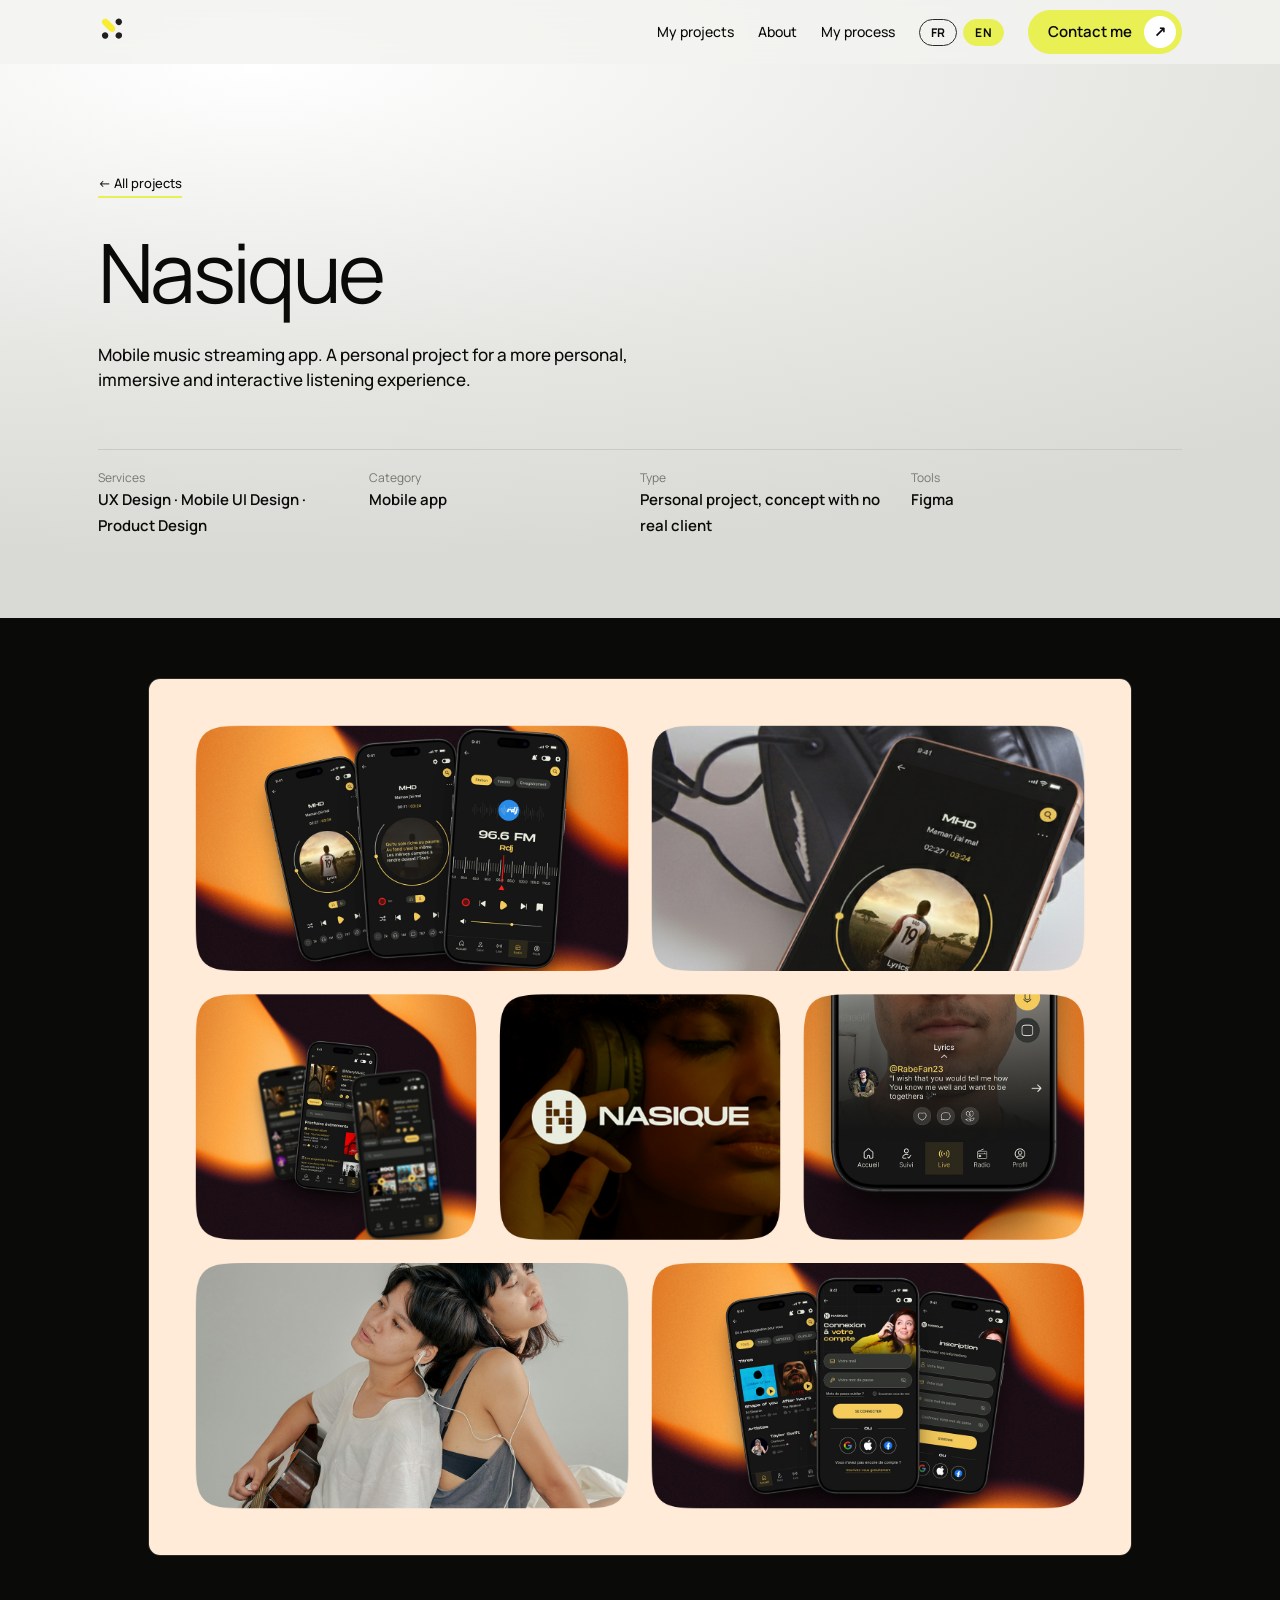
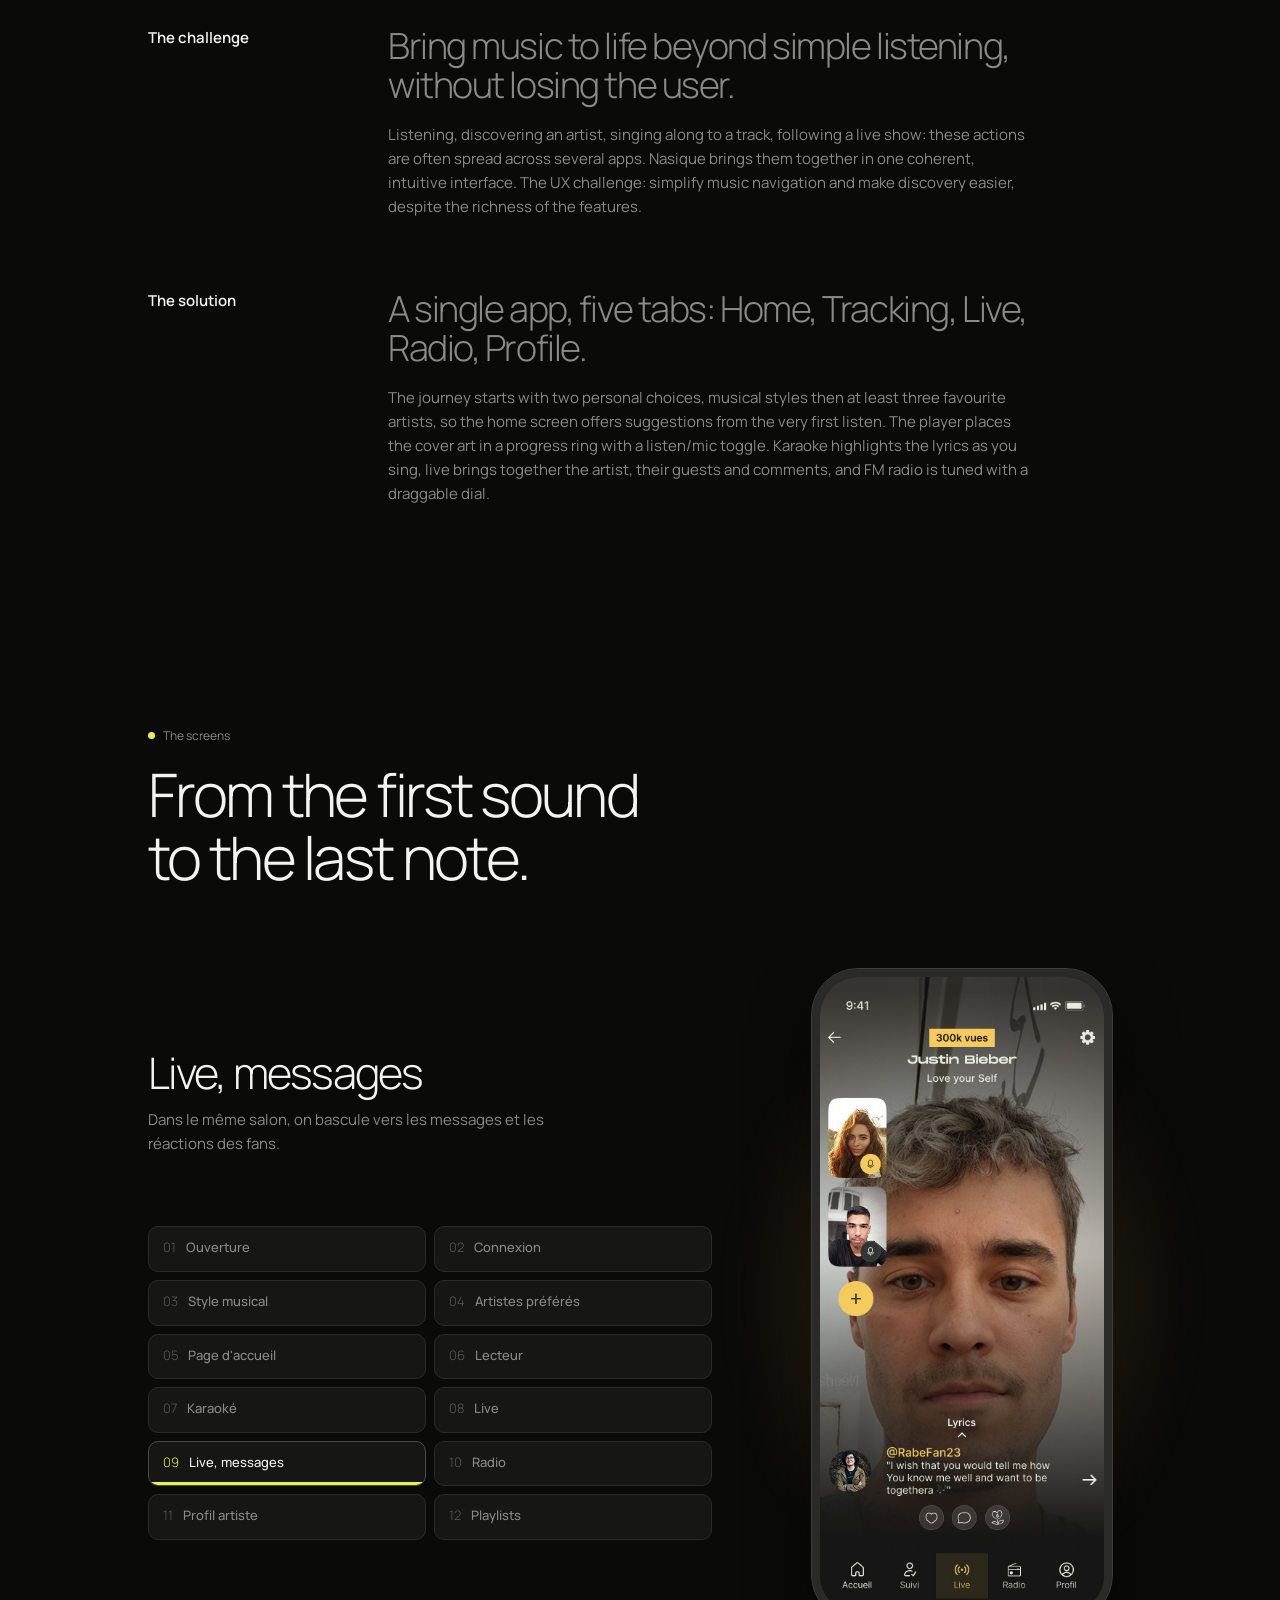
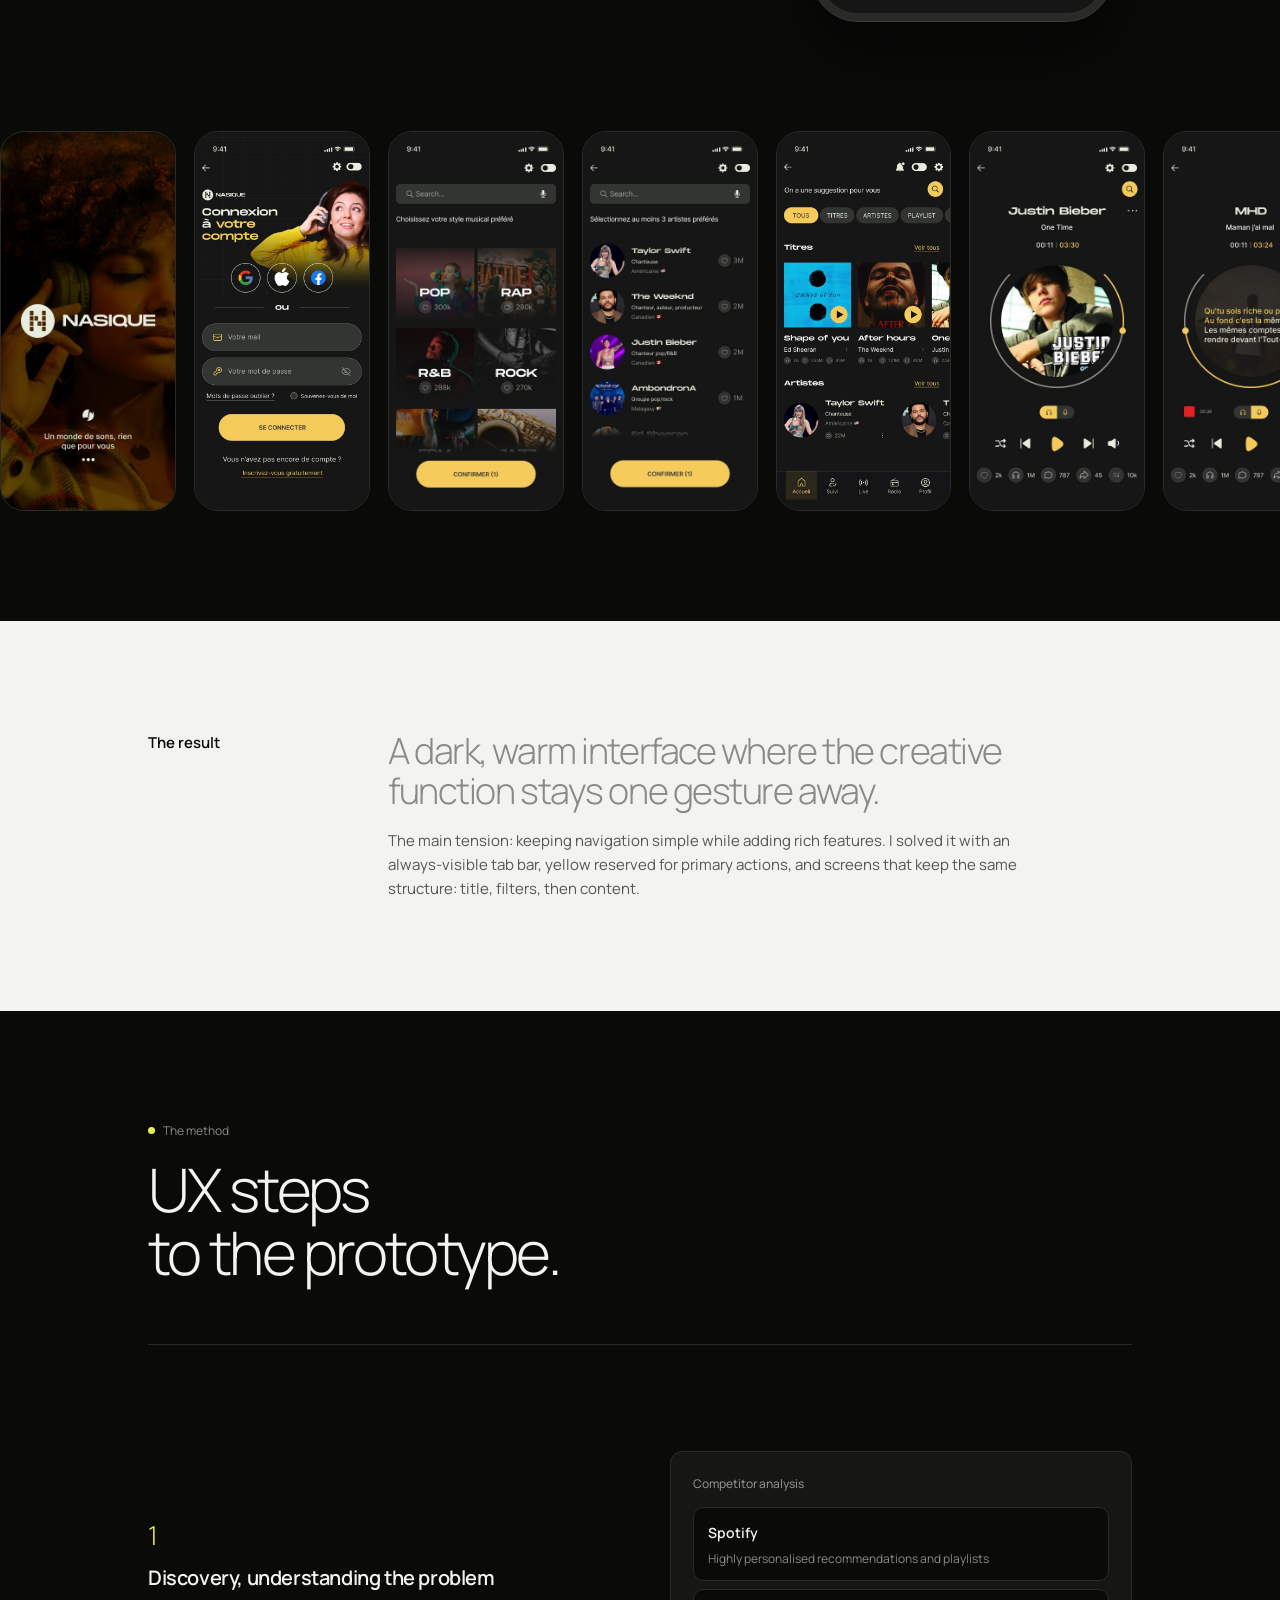
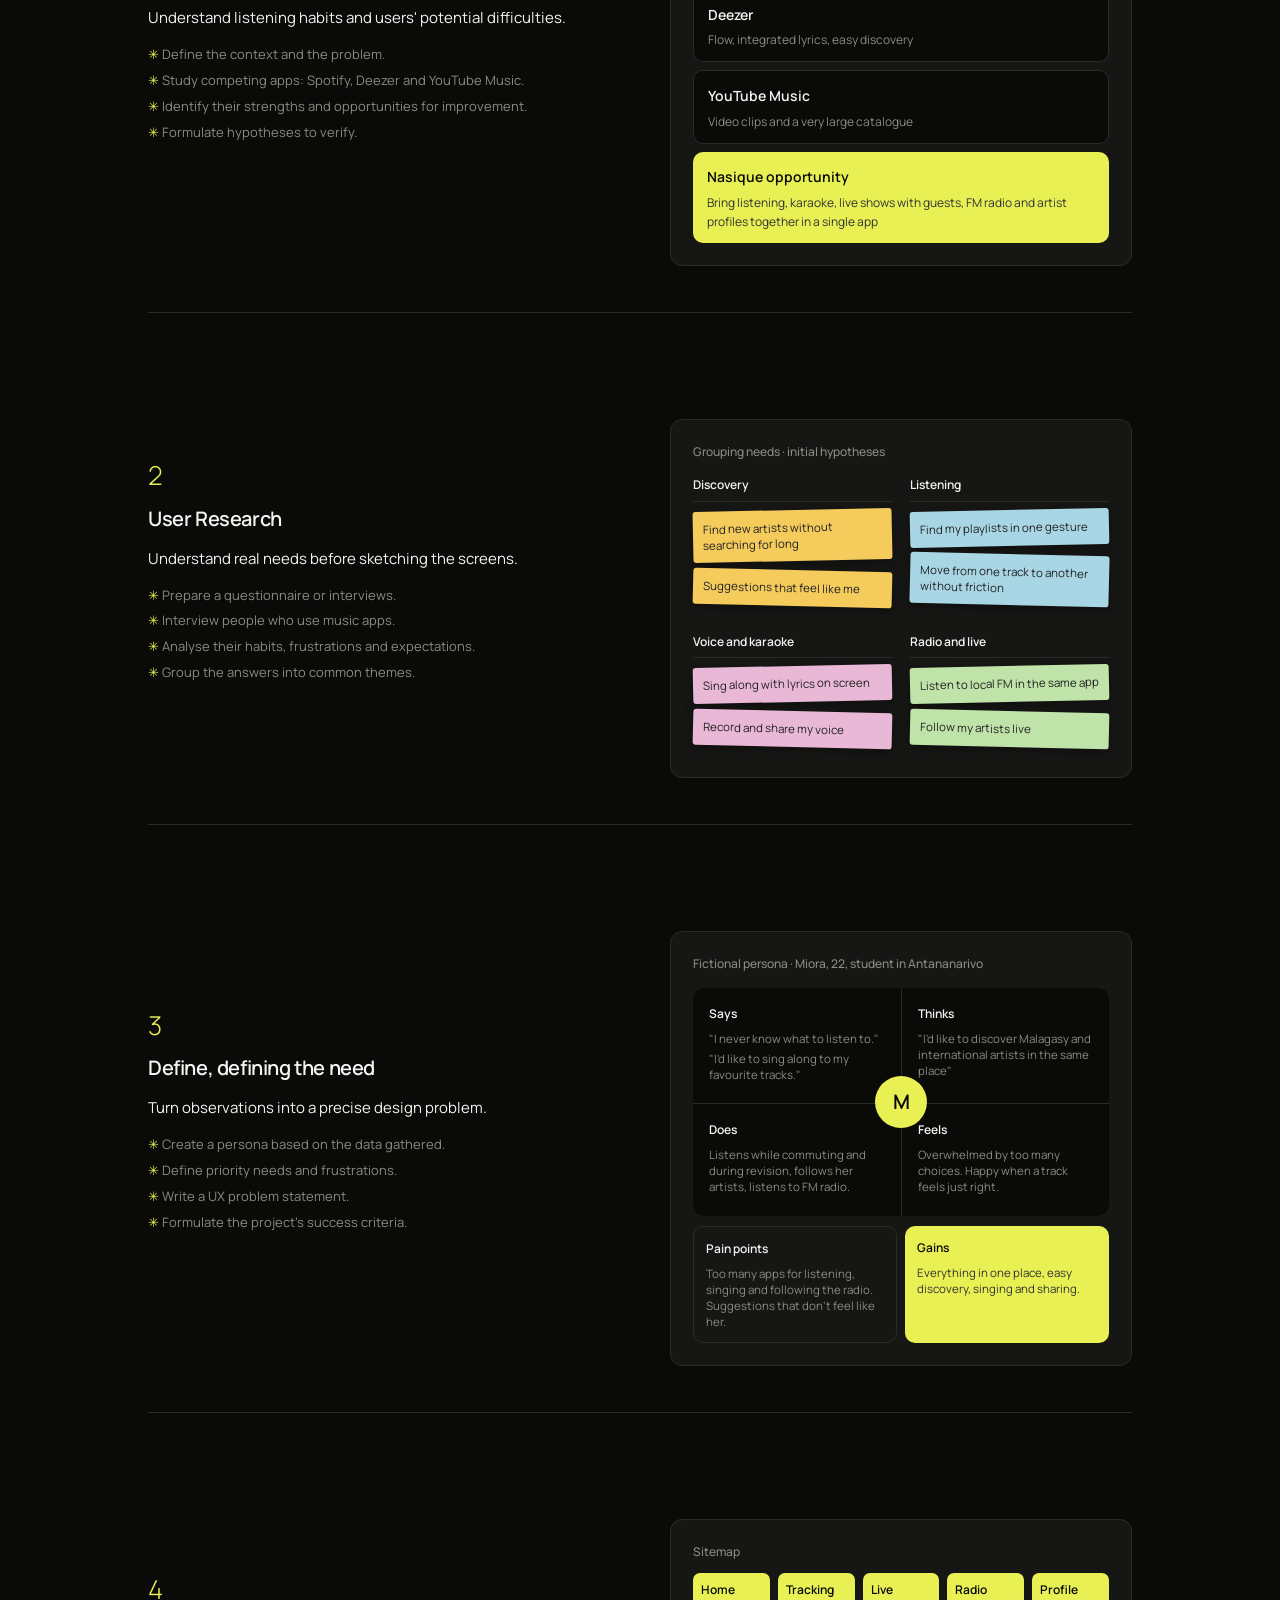
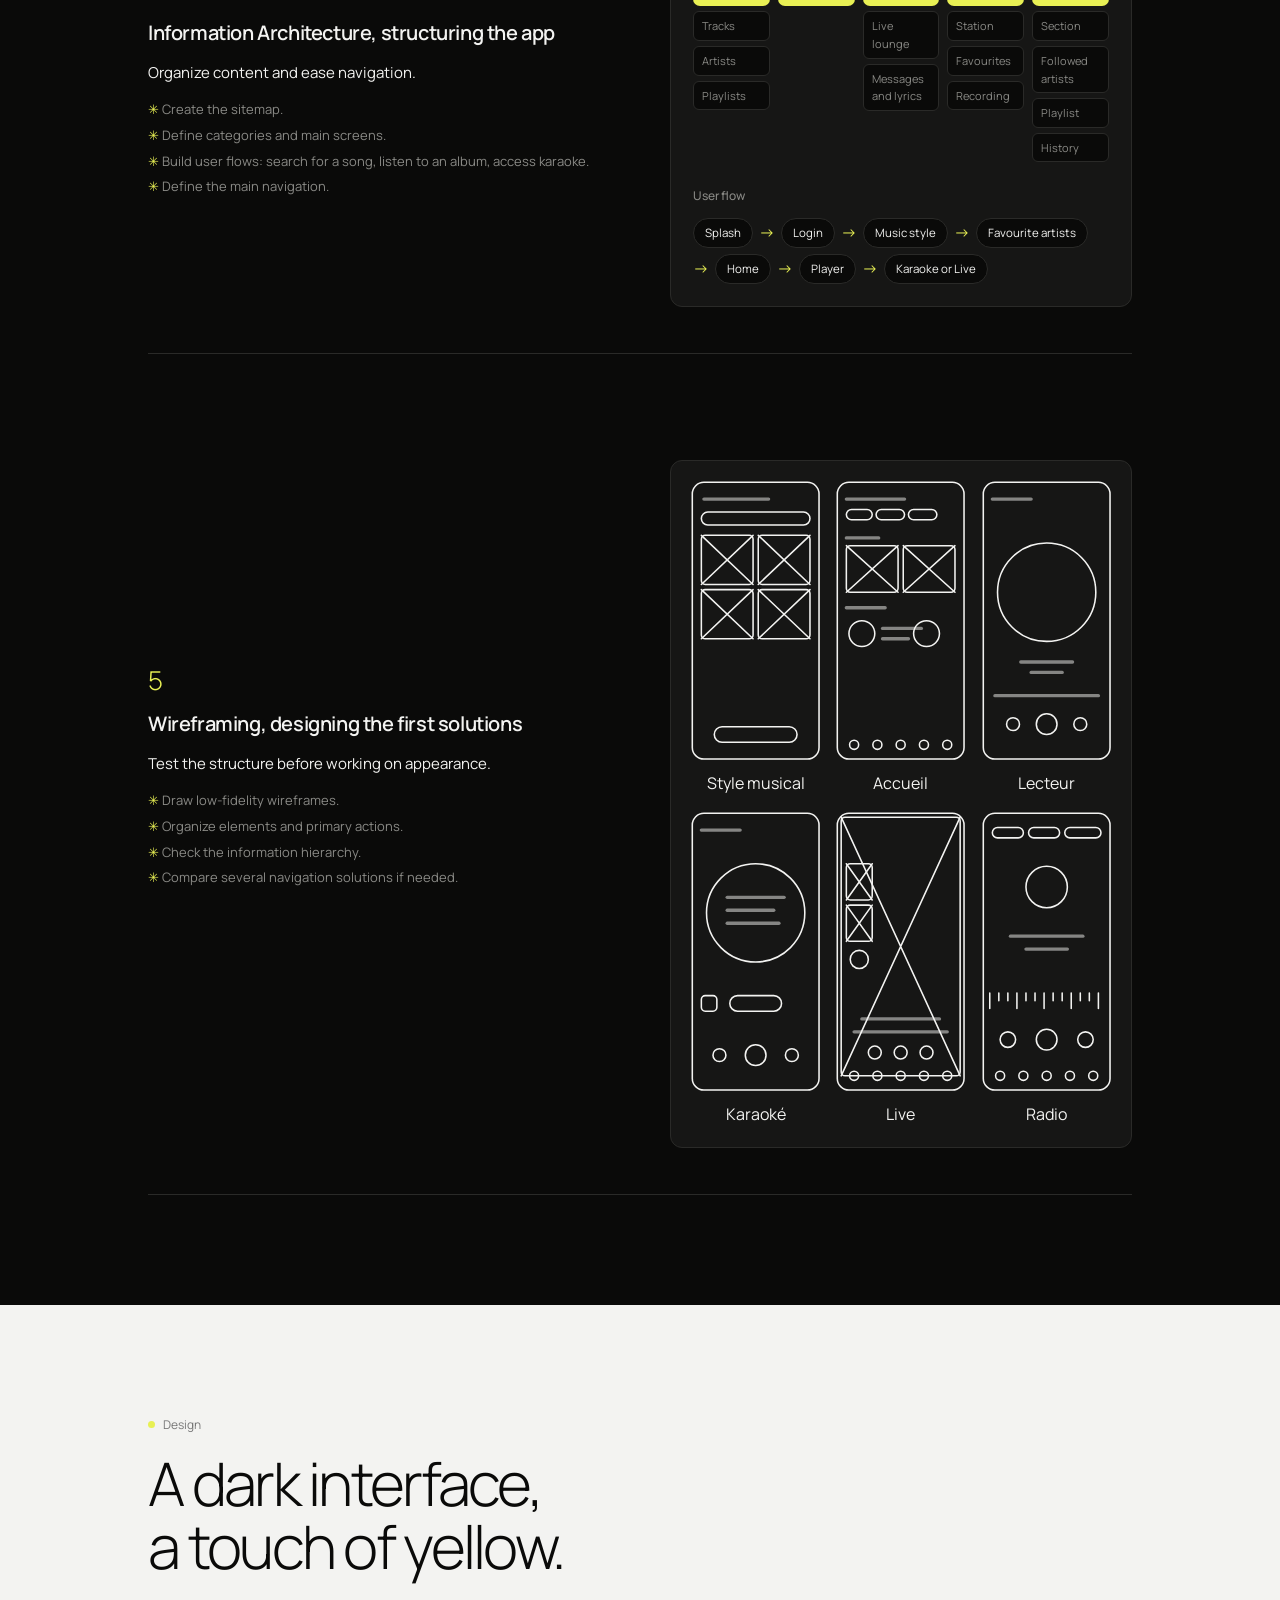
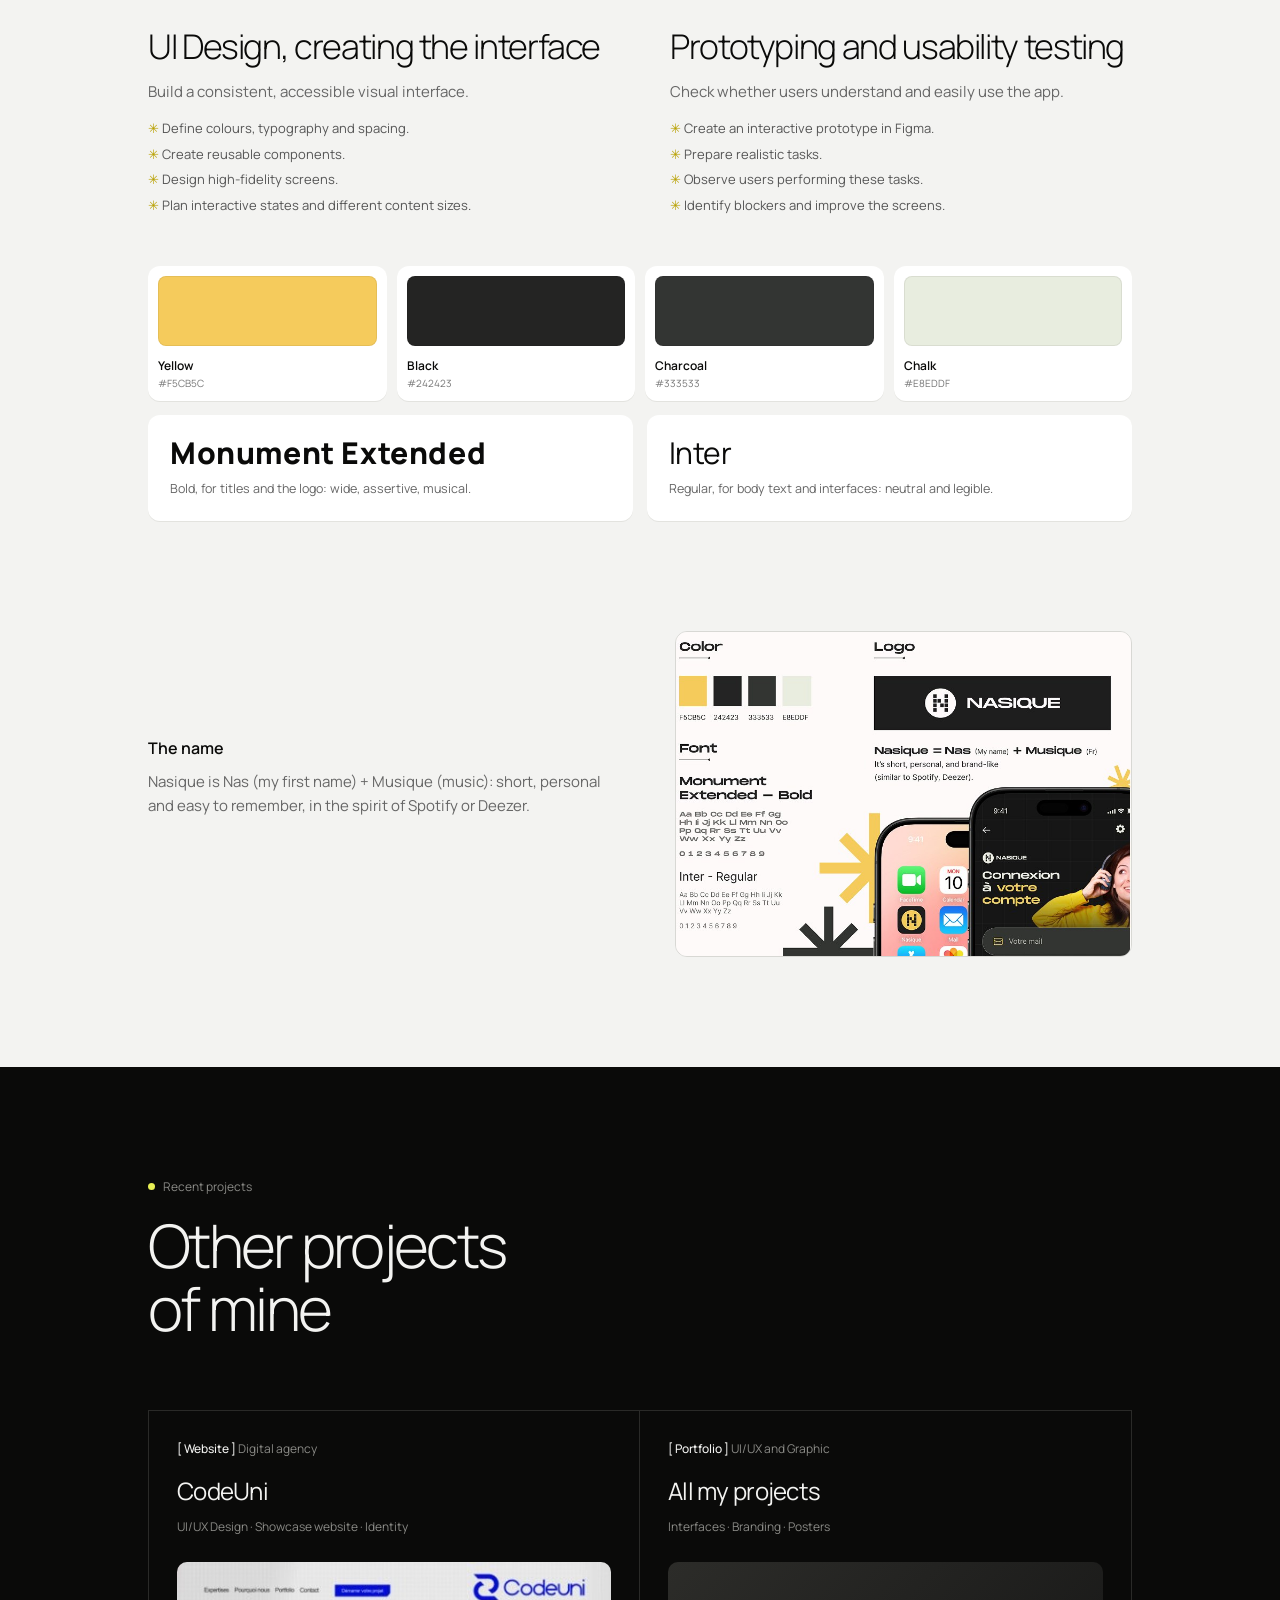
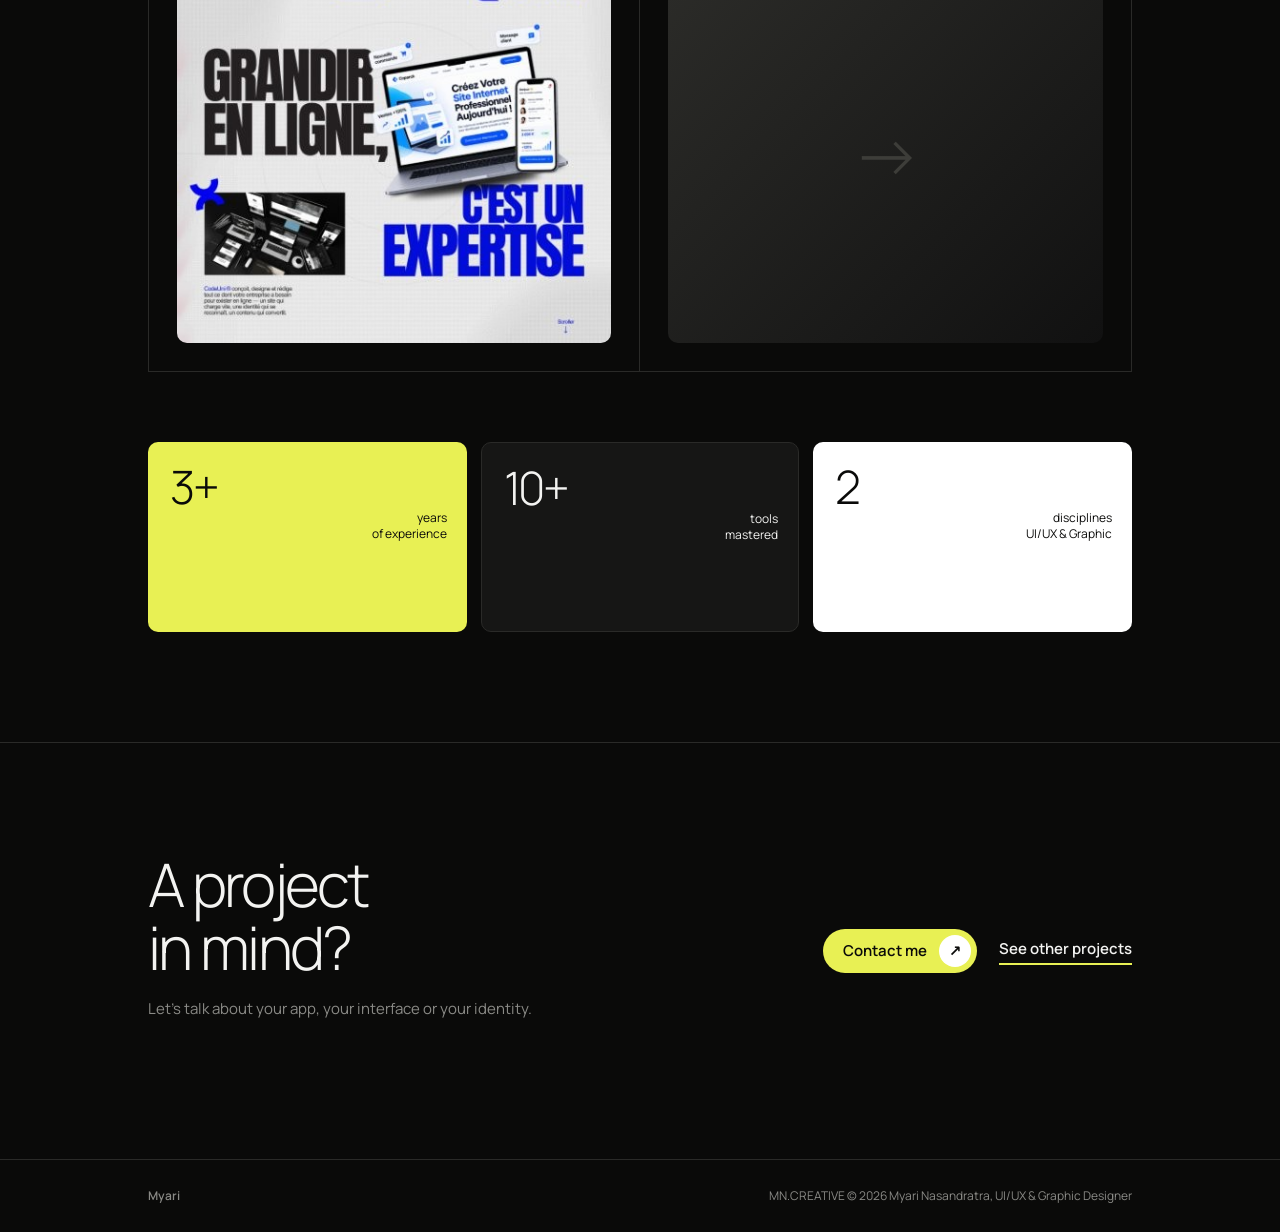
<file: pages/projet-nasique.html>
<!doctype html>
<html lang="fr">
  <head>
    <meta charset="utf-8" />
    <meta name="viewport" content="width=device-width, initial-scale=1" />
    <title>Nasique, application de streaming musical | Myari Nasandratra</title>
    <meta
      name="description"
      content="Étude de cas UX/UI : Nasique, un concept d'application mobile de streaming musical pour une écoute plus personnelle, immersive et interactive."
    />
    <link rel="preconnect" href="https://fonts.googleapis.com" />
    <link rel="preconnect" href="https://fonts.gstatic.com" crossorigin />
    <link
      href="https://fonts.googleapis.com/css2?family=Manrope:wght@300;400;500;600;700;800&display=swap"
      rel="stylesheet"
    />
    <link rel="icon" type="image/svg+xml" href="../assets/img/Artboard.svg" />
    <link rel="stylesheet" href="../css/style.css" />
    <noscript
      ><style>
        .rv {
          opacity: 1 !important;
          transform: none !important;
        }
      </style></noscript
    >
    <link rel="stylesheet" href="../css/projet-nasique.css" />
  </head>
  <body>
    <nav>
      <div class="c">
        <a href="../index.html">
          <img
            src="../assets/img/Artboard.svg"
            alt="Accueil"
            width="28"
            height="28"
          />
        </a>
        <button
          class="nav-toggle"
          id="navToggle"
          type="button"
          aria-label="Ouvrir le menu"
          aria-expanded="false"
          aria-controls="navLinks"
        >
          <span></span><span></span><span></span>
        </button>
        <div class="nl" id="navLinks">
          <a href="../index.html#projets" data-i18n="nav.projects">Mes projets</a
          ><a href="../index.html#apropos" data-i18n="nav.about">À propos</a
          ><a href="../index.html#process" data-i18n="nav.process">Mon process</a>
          <div class="lang-switch">
            <button class="lang-btn" type="button" data-lang="fr">FR</button>
            <button class="lang-btn" type="button" data-lang="en">EN</button>
          </div>
          <a class="pill" href="../index.html#contact" data-i18n="nav.contact" data-i18n-html
            >Me contacter <i>↗</i></a
          >
        </div>
      </div>
    </nav>

    <header class="hero cs-hero" id="top">
      <div class="c">
        <a class="back" href="../index.html#projets" data-i18n="nq.back">← Tous les projets</a>
        <h1>Nasique</h1>
        <p class="sub" data-i18n="nq.sub">
          Application mobile de streaming musical. Un projet personnel pour une
          écoute plus personnelle, immersive et interactive.
        </p>
        <div class="meta">
          <div>
            <small data-i18n="nq.meta.services.l">Services</small
            ><b data-i18n="nq.meta.services.v">UX Design · Mobile UI Design · Product Design</b>
          </div>
          <div><small data-i18n="nq.meta.cat.l">Catégorie</small><b data-i18n="nq.meta.cat.v">Application mobile</b></div>
          <div>
            <small data-i18n="nq.meta.type.l">Type</small><b data-i18n="nq.meta.type.v">Projet personnel, concept sans client réel</b>
          </div>
          <div><small data-i18n="nq.meta.tools.l">Outils</small><b>Figma</b></div>
        </div>
      </div>
    </header>

    <section id="projet" class="pr0">
      <div class="c">
        <a
          class="fr rv"
          href="../assets/img/nasique/nasique.jpg"
          target="_blank"
          rel="noopener"
          ><img src="../assets/img/nasique/nasique.jpg"
        /></a>
        <div class="nv rv">
          <h3 data-i18n="nq.challenge.title">Le défi</h3>
          <div>
            <p class="ld" data-i18n="nq.challenge.lead">
              Faire vivre la musique au-delà de la simple écoute, sans perdre
              l'utilisateur.
            </p>
            <p data-i18n="nq.challenge.text">
              Écouter, découvrir un artiste, chanter sur un titre, suivre un
              live : ces gestes sont souvent répartis entre plusieurs
              applications. Nasique les réunit au sein d'une interface cohérente
              et intuitive. Le défi UX : simplifier la navigation musicale et
              faciliter la découverte, malgré la richesse des fonctions.
            </p>
          </div>
        </div>
        <div class="nv rv">
          <h3 data-i18n="nq.solution.title">La solution</h3>
          <div>
            <p class="ld" data-i18n="nq.solution.lead">
              Une seule application, cinq onglets : Accueil, Suivi, Live, Radio,
              Profil.
            </p>
            <p data-i18n="nq.solution.text">
              Le parcours commence par deux choix personnels, les styles
              musicaux puis au moins trois artistes préférés, pour que l'accueil
              propose des suggestions dès la première écoute. Le lecteur place
              la pochette dans un cercle de progression avec une bascule
              écoute/micro. Le karaoké colore les paroles au fil du chant, le
              live réunit l'artiste, ses invités et les commentaires, et la
              radio FM se règle avec un cadran à faire glisser.
            </p>
          </div>
        </div>
      </div>
    </section>
    <section id="ecrans">
      <div class="c">
        <div class="rv">
          <div class="lb" data-i18n="nq.screens.label">Les écrans</div>
          <h2 data-i18n="nq.screens.title" data-i18n-html>Du premier son<br />à la dernière note.</h2>
        </div>
        <div class="sh rv" id="sh">
          <div class="sx">
            <div class="cap" id="cap" aria-live="polite"></div>
            <ol class="sl" id="sl"></ol>
          </div>
          <div class="pw">
            <div class="ph2" id="ph" title="Cliquer pour l'écran suivant"></div>
          </div>
        </div>
      </div>
      <div class="mq" aria-label="Tous les écrans de l'application">
        <div class="mt" id="mt"></div>
      </div>
    </section>
    <section class="light" id="resultat">
      <div class="c">
        <div class="nv rv" style="margin-top: 0">
          <h3 data-i18n="nq.result.title">Le résultat</h3>
          <div>
            <p class="ld" data-i18n="nq.result.lead">
              Une interface sombre et chaleureuse où la fonction créative reste
              à un geste.
            </p>
            <p style="color: #555" data-i18n="nq.result.text">
              La principale tension : garder une navigation simple tout en
              ajoutant des fonctions riches. Je l'ai résolue avec une barre
              d'onglets toujours visible, un jaune réservé aux actions
              principales, et des écrans qui gardent la même structure : titre,
              filtres, puis contenu.
            </p>
          </div>
        </div>
      </div>
    </section>

    <section id="ux">
      <div class="c">
        <div class="rv">
          <div class="lb" data-i18n="nq.method.label">La méthode</div>
          <h2 data-i18n="nq.method.title" data-i18n-html>Des étapes UX<br />au prototype.</h2>
        </div>
        <div class="ux">
          <article class="rv">
            <div>
              <span class="n">1</span>
              <h3 data-i18n="nq.method.s1.title">Discovery, comprendre le problème</h3>
              <p class="ob" data-i18n="nq.method.s1.obj">
                Comprendre les habitudes d'écoute et les difficultés
                potentielles des utilisateurs.
              </p>
              <ul>
                <li data-i18n="nq.method.s1.l1">Définir le contexte et le problème.</li>
                <li data-i18n="nq.method.s1.l2">
                  Étudier les applications concurrentes : Spotify, Deezer et
                  YouTube Music.
                </li>
                <li data-i18n="nq.method.s1.l3">
                  Identifier leurs points forts et les opportunités
                  d'amélioration.
                </li>
                <li data-i18n="nq.method.s1.l4">Formuler des hypothèses à vérifier.</li>
              </ul>
            </div>
            <div
              class="fr bx"
              role="img"
              aria-label="Analyse des applications concurrentes et angle de Nasique"
            >
              <h4 data-i18n="nq.method.s1.box.title">Analyse des concurrents</h4>
              <div class="cmp">
                <div>
                  <b>Spotify</b>
                  <p data-i18n="nq.method.s1.box.spotify">Recommandations très personnalisées et playlists</p>
                </div>
                <div>
                  <b>Deezer</b>
                  <p data-i18n="nq.method.s1.box.deezer">Flow, paroles intégrées, découverte simple</p>
                </div>
                <div>
                  <b>YouTube Music</b>
                  <p data-i18n="nq.method.s1.box.ytmusic">Clips vidéo et très vaste catalogue</p>
                </div>
                <div class="ns">
                  <b data-i18n="nq.method.s1.box.opp.title">Opportunité Nasique</b>
                  <p data-i18n="nq.method.s1.box.opp.text">
                    Réunir écoute, karaoké, live avec invités, radio FM et
                    profil artiste dans une seule application
                  </p>
                </div>
              </div>
            </div>
          </article>
          <article class="rv">
            <div>
              <span class="n">2</span>
              <h3 data-i18n="nq.method.s2.title">User Research, recherche utilisateur</h3>
              <p class="ob" data-i18n="nq.method.s2.obj">
                Comprendre les besoins réels avant de dessiner les écrans.
              </p>
              <ul>
                <li data-i18n="nq.method.s2.l1">Préparer un questionnaire ou des entretiens.</li>
                <li data-i18n="nq.method.s2.l2">
                  Interroger des personnes qui utilisent des applications
                  musicales.
                </li>
                <li data-i18n="nq.method.s2.l3">Analyser leurs habitudes, frustrations et attentes.</li>
                <li data-i18n="nq.method.s2.l4">Regrouper les réponses en thèmes communs.</li>
              </ul>
            </div>
            <div
              class="fr bx"
              role="img"
              aria-label="Regroupement des besoins par thèmes"
            >
              <h4 data-i18n="nq.method.s2.box.title">Regroupement des besoins · hypothèses de départ</h4>
              <div class="aff">
                <div>
                  <h5 data-i18n="nq.method.s2.box.discovery.h">Découverte</h5>
                  <i class="y" data-i18n="nq.method.s2.box.discovery.i1"
                    >Trouver de nouveaux artistes sans chercher longtemps</i
                  ><i class="y" data-i18n="nq.method.s2.box.discovery.i2">Des suggestions qui me ressemblent</i>
                </div>
                <div>
                  <h5 data-i18n="nq.method.s2.box.listening.h">Écoute</h5>
                  <i class="b" data-i18n="nq.method.s2.box.listening.i1">Retrouver mes playlists en un geste</i
                  ><i class="b" data-i18n="nq.method.s2.box.listening.i2">Passer d'un titre à l'autre sans friction</i>
                </div>
                <div>
                  <h5 data-i18n="nq.method.s2.box.voice.h">Voix et karaoké</h5>
                  <i class="p" data-i18n="nq.method.s2.box.voice.i1">Chanter avec les paroles à l'écran</i
                  ><i class="p" data-i18n="nq.method.s2.box.voice.i2">M'enregistrer et partager ma voix</i>
                </div>
                <div>
                  <h5 data-i18n="nq.method.s2.box.radio.h">Radio et live</h5>
                  <i class="g" data-i18n="nq.method.s2.box.radio.i1">Écouter la FM locale dans la même application</i
                  ><i class="g" data-i18n="nq.method.s2.box.radio.i2">Suivre mes artistes en direct</i>
                </div>
              </div>
            </div>
          </article>
          <article class="rv">
            <div>
              <span class="n">3</span>
              <h3 data-i18n="nq.method.s3.title">Define, définir le besoin</h3>
              <p class="ob" data-i18n="nq.method.s3.obj">
                Transformer les observations en un problème de conception
                précis.
              </p>
              <ul>
                <li data-i18n="nq.method.s3.l1">Créer un persona basé sur les données recueillies.</li>
                <li data-i18n="nq.method.s3.l2">Définir les besoins et les frustrations prioritaires.</li>
                <li data-i18n="nq.method.s3.l3">Rédiger une problématique UX.</li>
                <li data-i18n="nq.method.s3.l4">Formuler les critères de réussite du projet.</li>
              </ul>
            </div>
            <div
              class="fr bx"
              role="img"
              aria-label="Carte d'empathie du persona Miora"
            >
              <h4 data-i18n="nq.method.s3.box.title">Persona fictif · Miora, 22 ans, étudiante à Antananarivo</h4>
              <div class="em">
                <div>
                  <h5 data-i18n="nq.method.s3.box.say.h">Dit</h5>
                  <p data-i18n="nq.method.s3.box.say.p1">«Je ne sais jamais quoi écouter.»</p>
                  <p data-i18n="nq.method.s3.box.say.p2">«J'aimerais chanter sur mes titres préférés.»</p>
                </div>
                <div>
                  <h5 data-i18n="nq.method.s3.box.think.h">Pense</h5>
                  <p data-i18n="nq.method.s3.box.think.p">
                    «Je voudrais découvrir des artistes malgaches et
                    internationaux au même»
                  </p>
                </div>
                <div>
                  <h5 data-i18n="nq.method.s3.box.do.h">Fait</h5>
                  <p data-i18n="nq.method.s3.box.do.p">
                    Écoute en déplacement et pendant ses révisions, suit ses
                    artistes, écoute la radio FM.
                  </p>
                </div>
                <div>
                  <h5 data-i18n="nq.method.s3.box.feel.h">Ressent</h5>
                  <p data-i18n="nq.method.s3.box.feel.p">
                    Perdue devant trop de choix. Heureuse quand un titre tombe
                    juste.
                  </p>
                </div>
                <b class="av">M</b>
              </div>
              <div class="dp">
                <div>
                  <h5 data-i18n="nq.method.s3.box.pain.h">Douleurs</h5>
                  <p data-i18n="nq.method.s3.box.pain.p">
                    Trop d'applications pour écouter, chanter et suivre la
                    radio. Des suggestions qui ne lui ressemblent pas.
                  </p>
                </div>
                <div class="bn">
                  <h5 data-i18n="nq.method.s3.box.gain.h">Bénéfices</h5>
                  <p data-i18n="nq.method.s3.box.gain.p">
                    Tout au même endroit, découvrir facilement, chanter et
                    partager.
                  </p>
                </div>
              </div>
            </div>
          </article>
          <article class="rv">
            <div>
              <span class="n">4</span>
              <h3 data-i18n="nq.method.s4.title">Information Architecture, structurer l'application</h3>
              <p class="ob" data-i18n="nq.method.s4.obj">
                Organiser les contenus et faciliter la navigation.
              </p>
              <ul>
                <li data-i18n="nq.method.s4.l1">Créer le sitemap.</li>
                <li data-i18n="nq.method.s4.l2">Définir les catégories et les écrans principaux.</li>
                <li data-i18n="nq.method.s4.l3">
                  Construire les user flows : rechercher une musique, écouter un
                  album, accéder au karaoké.
                </li>
                <li data-i18n="nq.method.s4.l4">Définir la navigation principale.</li>
              </ul>
            </div>
            <div
              class="fr sm"
              role="img"
              aria-label="Sitemap et parcours d'inscription de l'application Nasique"
            >
              <h4 data-i18n="nq.method.s4.sitemap.title">Sitemap</h4>
              <div class="smg">
                <div>
                  <b data-i18n="nq.method.s4.sitemap.home">Accueil</b><span data-i18n="nq.method.s4.sitemap.home1">Titres</span><span data-i18n="nq.method.s4.sitemap.home2">Artistes</span
                  ><span data-i18n="nq.method.s4.sitemap.home3">Playlists</span>
                </div>
                <div><b data-i18n="nq.method.s4.sitemap.tracking">Suivi</b></div>
                <div>
                  <b data-i18n="nq.method.s4.sitemap.live">Live</b><span data-i18n="nq.method.s4.sitemap.live1">Salon en direct</span
                  ><span data-i18n="nq.method.s4.sitemap.live2">Messages et paroles</span>
                </div>
                <div>
                  <b data-i18n="nq.method.s4.sitemap.radio">Radio</b><span data-i18n="nq.method.s4.sitemap.radio1">Station</span><span data-i18n="nq.method.s4.sitemap.radio2">Favoris</span
                  ><span data-i18n="nq.method.s4.sitemap.radio3">Enregistrement</span>
                </div>
                <div>
                  <b data-i18n="nq.method.s4.sitemap.profile">Profil</b><span data-i18n="nq.method.s4.sitemap.profile1">Rubrique</span><span data-i18n="nq.method.s4.sitemap.profile2">Artistes suivis</span
                  ><span data-i18n="nq.method.s4.sitemap.profile3">Playlist</span><span data-i18n="nq.method.s4.sitemap.profile4">Historique</span>
                </div>
              </div>
              <h4 style="margin-top: 24px" data-i18n="nq.method.s4.userflow.title">User flow</h4>
              <div class="fl">
                <span data-i18n="nq.method.s4.flow.open">Ouverture</span><i>→</i><span data-i18n="nq.method.s4.flow.login">Connexion</span><i>→</i
                ><span data-i18n="nq.method.s4.flow.style">Style musical</span><i>→</i><span data-i18n="nq.method.s4.flow.artists">Artistes préférés</span
                ><i>→</i><span data-i18n="nq.method.s4.flow.home">Accueil</span><i>→</i><span data-i18n="nq.method.s4.flow.player">Lecteur</span><i>→</i
                ><span data-i18n="nq.method.s4.flow.last">Karaoké ou Live</span>
              </div>
            </div>
          </article>
          <article class="rv">
            <div>
              <span class="n">5</span>
              <h3 data-i18n="nq.method.s5.title">Wireframing, concevoir les premières solutions</h3>
              <p class="ob" data-i18n="nq.method.s5.obj">
                Tester la structure avant de travailler l'apparence.
              </p>
              <ul>
                <li data-i18n="nq.method.s5.l1">Dessiner les wireframes basse fidélité.</li>
                <li data-i18n="nq.method.s5.l2">Organiser les éléments et les actions principales.</li>
                <li data-i18n="nq.method.s5.l3">Vérifier la hiérarchie de l'information.</li>
                <li data-i18n="nq.method.s5.l4">
                  Comparer plusieurs solutions de navigation si nécessaire.
                </li>
              </ul>
            </div>
            <div
              class="fr wf"
              id="wf"
              role="img"
              aria-label="Wireframes basse fidélité : style musical, accueil, lecteur, karaoké, live, radio"
            ></div>
          </article>
        </div>
      </div>
    </section>

    <section class="light" id="ui">
      <div class="c">
        <div class="rv">
          <div class="lb" data-i18n="nq.design.label">Design</div>
          <h2 data-i18n="nq.design.title" data-i18n-html>Une interface sombre,<br />une touche de jaune.</h2>
        </div>
        <div class="ui2 rv">
          <div>
            <h3 data-i18n="nq.design.ui.title">UI Design, créer l'interface</h3>
            <p class="ob" data-i18n="nq.design.ui.obj">
              Construire une interface visuelle cohérente et accessible.
            </p>
            <ul>
              <li data-i18n="nq.design.ui.l1">Définir les couleurs, la typographie et les espacements.</li>
              <li data-i18n="nq.design.ui.l2">Créer les composants réutilisables.</li>
              <li data-i18n="nq.design.ui.l3">Concevoir les écrans haute fidélité.</li>
              <li data-i18n="nq.design.ui.l4">
                Prévoir les états interactifs et les différentes tailles de
                contenu.
              </li>
            </ul>
          </div>
          <div>
            <h3 data-i18n="nq.design.proto.title">Prototypage et tests d'utilisabilité</h3>
            <p class="ob" data-i18n="nq.design.proto.obj">
              Vérifier si les utilisateurs comprennent et utilisent facilement
              l'application.
            </p>
            <ul>
              <li data-i18n="nq.design.proto.l1">Créer un prototype interactif sur Figma.</li>
              <li data-i18n="nq.design.proto.l2">Préparer des tâches réalistes.</li>
              <li data-i18n="nq.design.proto.l3">Observer des utilisateurs qui réalisent ces tâches.</li>
              <li data-i18n="nq.design.proto.l4">Identifier les blocages et améliorer les écrans.</li>
            </ul>
          </div>
        </div>
        <div class="pal rv">
          <div>
            <i style="background: #f5cb5c"></i><span data-i18n="nq.palette.yellow">Jaune</span><small>#F5CB5C</small>
          </div>
          <div>
            <i style="background: #242423"></i><span data-i18n="nq.palette.black">Noir</span><small>#242423</small>
          </div>
          <div>
            <i style="background: #333533"></i><span data-i18n="nq.palette.charcoal">Anthracite</span><small>#333533</small>
          </div>
          <div>
            <i style="background: #e8eddf"></i><span data-i18n="nq.palette.chalk">Craie</span><small>#E8EDDF</small>
          </div>
        </div>
        <div class="ty rv">
          <div>
            <b style="font-weight: 800; letter-spacing: 0.02em"
              >Monument Extended</b
            >
            <p data-i18n="nq.type.extended">Bold, pour les titres et le logo : large, affirmée, musicale.</p>
          </div>
          <div>
            <b style="font-weight: 400">Inter</b>
            <p data-i18n="nq.type.inter">
              Regular, pour le texte courant et les interfaces : neutre et
              lisible.
            </p>
          </div>
        </div>
        <div class="two rv" style="margin-top: 50px">
          <div>
            <h3 style="font-weight: 600; font-size: 16px; margin-bottom: 8px" data-i18n="nq.name.title">
              Le nom
            </h3>
            <p style="color: #666; font-size: 15px" data-i18n="nq.name.text">
              Nasique, c'est Nas (mon prénom) + Musique : court, personnel et
              facile à retenir, dans l'esprit de Spotify ou Deezer.
            </p>
          </div>
          <a
            class="fr"
            href="../assets/img/nasique/logo-phones.jpg"
            target="_blank"
            rel="noopener"
            ><img
              src="../assets/img/nasique/nasique-logo-phones.jpg"
              alt="Logo Nasique et écran de connexion sur iPhone"
              loading="lazy"
          /></a>
        </div>
      </div>
    </section>

    <section id="autres">
      <div class="c">
        <div class="lb rv" data-i18n="nq.others.label">Projets récents</div>
        <h2 class="rv" data-i18n="nq.others.title" data-i18n-html>Autres projets<br />conçus par mes soins</h2>
        <div class="pg rv">
          <a class="pj" href="projet-codeuni.html"
            ><small><b>[ <span data-i18n="nq.others.codeuni.tag">Site web</span> ]</b> <span data-i18n="nq.others.codeuni.sub">Agence digitale</span></small>
            <h3>CodeUni</h3>
            <p data-i18n="nq.others.codeuni.desc">UI/UX Design · Site vitrine · Identité</p>
            <div class="th im">
              <img
                src="../assets/img/nascore/nascore-site-web-codeuni.jpg"
                alt="Site web CodeUni"
                loading="lazy"
              /></div
          ></a>
          <a class="pj" href="../index.html#projets"
            ><small><b>[ <span data-i18n="nq.others.portfolio.tag">Portfolio</span> ]</b> <span data-i18n="nq.others.portfolio.sub">UI/UX et Graphic</span></small>
            <h3 data-i18n="nq.others.portfolio.title">Tous mes projets</h3>
            <p data-i18n="nq.others.portfolio.desc">Interfaces · Branding · Affiches</p>
            <div class="th">→</div></a
          >
        </div>
        <div class="nb rv">
          <div>
            <b>3+</b><span data-i18n="nq.stats.years" data-i18n-html>années<br />d'expérience</span>
          </div>
          <div>
            <b>10+</b><span data-i18n="nq.stats.tools" data-i18n-html>outils<br />maîtrisés</span>
          </div>
          <div>
            <b>2</b><span data-i18n="nq.stats.disciplines" data-i18n-html>disciplines<br />UI/UX & Graphic</span>
          </div>
        </div>
      </div>
    </section>

    <section id="contact" style="border-top: 1px solid var(--line)">
      <div class="c nx">
        <div class="rv">
          <h2 data-i18n="nq.contact.title" data-i18n-html>Un projet<br />en tête ?</h2>
          <p class="lead" data-i18n="nq.contact.lead">
            Parlons de votre application, de votre interface ou de votre
            identité.
          </p>
        </div>
        <div
          class="rv"
          style="display: flex; gap: 22px; align-items: center; flex-wrap: wrap"
        >
          <a class="pill" href="../index.html#contact" data-i18n="nav.contact" data-i18n-html>Me contacter <i>↗</i></a>
          <a class="gh" href="../index.html#projets" data-i18n="nq.contact.other">Voir les autres projets</a>
        </div>
      </div>
    </section>

    <footer>
      <div class="c">
        <span class="lg">Myari</span
        ><span data-i18n="footer.text"
          >MN.CREATIVE © 2026 Myari Nasandratra, UI/UX & Graphic Designer</span
        >
      </div>
    </footer>

    <script src="../js/i18n-nasique.js"></script>
    <script src="../js/i18n.js"></script>
    <script src="../js/nav-mobile.js"></script>
    <script src="../js/projet-nasique.js"></script>
    
  </body>
</html>
</file>
<file: css/style.css>
:root {
  --l: #e8f054;
  --k: #0a0a09;
  --k2: #161615;
  --w: #f3f3f1;
  --g: #8a8a86;
  --line: #2a2a28;
  --e: cubic-bezier(0.2, 0.7, 0.2, 1);
}

* {
  box-sizing: border-box;
  margin: 0;
  padding: 0;
}

html {
  scroll-behavior: smooth;
}

/* Quand Lenis a pris le contrôle du scroll (classe ajoutée sur <html>),
   on désactive le smooth-scroll natif pour éviter tout conflit d'easing
   avec l'inertie gérée en JS. */
html.lenis {
  scroll-behavior: auto;
}

body {
  font:
    400 16px/1.6 "Manrope",
    system-ui,
    sans-serif;
  background: var(--k);
  color: var(--w);
  -webkit-font-smoothing: antialiased;
}

a {
  color: inherit;
  text-decoration: none;
}

:focus-visible {
  outline: 3px solid var(--l);
  outline-offset: 3px;
}

.c {
  max-width: 1040px;
  margin: 0 auto;
  padding: 0 28px;
}

.pill {
  display: inline-flex;
  align-items: center;
  gap: 12px;
  background: var(--l);
  color: var(--k);
  padding: 6px 6px 6px 20px;
  border-radius: 99px;
  font-weight: 600;
  font-size: 15px;
  transition:
    background 0.3s var(--e),
    box-shadow 0.3s var(--e),
    transform 0.3s var(--e);
}

.pill:hover {
  background: #fff6b0;
  box-shadow: 0 0 0 6px rgba(232, 240, 84, 0.25);
  transform: translateY(-2px);
}

.pill i {
  width: 32px;
  height: 32px;
  border-radius: 50%;
  background: #fff;
  display: grid;
  place-items: center;
  font-style: normal;
  transition: transform 0.4s var(--e);
}

.pill:hover i {
  transform: rotate(45deg);
}

/* nav */
nav {
  position: fixed;
  top: 0;
  left: 0;
  right: 0;
  z-index: 20;
  color: var(--k);
}

/* Le flou "verre dépoli" est posé sur un pseudo-élément plutôt que sur `nav`
   directement : un backdrop-filter (comme un transform/filter) sur un
   ancêtre crée un nouveau "containing block" pour tous ses descendants en
   position: fixed. Comme le panneau du menu mobile (.nl) est fixed et
   enfant de nav, il se retrouvait positionné par rapport à nav (haut de
   64px) au lieu du viewport entier, et s'écrasait sur une hauteur quasi
   nulle en laissant transparaître le contenu derrière lui. En déplaçant le
   flou sur ::before (qui n'est pas un ancêtre de .nl), nav redevient un
   élément "neutre" et .nl se positionne correctement sur tout l'écran. */
nav::before {
  content: "";
  position: absolute;
  inset: 0;
  z-index: -1;
  background: rgba(243, 243, 241, 0.8);
  backdrop-filter: blur(14px);
}

nav .c {
  max-width: 1140px;
  display: flex;
  align-items: center;
  justify-content: space-between;
  height: 64px;
}

.behance-preview {
  width: 100%;
  max-width: 320px;
  height: auto;
  object-fit: cover;
  border-radius: 12px;
  margin-top: 12px;
}

.lg {
  display: flex;
  align-items: center;
  gap: 10px;
  font-weight: 600;
}

.lg b {
  width: 24px;
  height: 24px;
  border-radius: 7px;
  background: var(--k);
  color: var(--l);
  font-size: 10px;
  display: grid;
  place-items: center;
}

.nl {
  display: flex;
  align-items: center;
  gap: 24px;
  font-size: 14px;
  font-weight: 500;
}

.nl a {
  position: relative;
  transition: color 0.25s var(--e);
}

.nl a::after {
  content: "";
  position: absolute;
  left: 0;
  right: 100%;
  bottom: -4px;
  height: 2px;
  background: var(--l);
  transition: right 0.3s var(--e);
}

.nl a:hover {
  color: #b6a800;
}

.nl a:hover::after {
  right: 0;
}

/* ===== Sélecteur de langue FR / EN ===== */
.lang-switch {
  display: flex;
  gap: 6px;
  align-items: center;
}

.lang-btn {
  font-size: 12px;
  font-weight: 700;
  letter-spacing: 0.03em;
  padding: 4px 11px;
  border-radius: 99px;
  border: 1px solid var(--line);
  background: transparent;
  color: inherit;
  cursor: pointer;
  font-family: inherit;
  transition:
    background 0.25s var(--e),
    color 0.25s var(--e),
    border-color 0.25s var(--e);
}

.lang-btn:hover {
  border-color: var(--l);
  color: #b6a800;
}

.lang-btn.is-active {
  background: var(--l);
  border-color: var(--l);
  color: var(--k);
}

/* ===== Menu mobile (hamburger) ===== */
.nav-toggle {
  display: none;
  position: relative;
  z-index: 21;
  flex-direction: column;
  justify-content: center;
  align-items: center;
  gap: 5px;
  width: 36px;
  height: 36px;
  padding: 0;
  background: none;
  border: 0;
  cursor: pointer;
  flex: none;
}

.nav-toggle span {
  display: block;
  width: 20px;
  height: 2px;
  background: var(--k);
  border-radius: 2px;
  transition:
    transform 0.3s var(--e),
    opacity 0.3s var(--e);
}

.nav-toggle.is-open span:nth-child(1) {
  transform: translateY(7px) rotate(45deg);
}

.nav-toggle.is-open span:nth-child(2) {
  opacity: 0;
}

.nav-toggle.is-open span:nth-child(3) {
  transform: translateY(-7px) rotate(-45deg);
}

/* hero */
.hero {
  min-height: 100vh;
  background: radial-gradient(120% 80% at 20% 10%, #fff, #e6e6e3 60%, #d9d9d5);
  color: var(--k);
  padding: 210px 0 70px;
  position: relative;
  display: flex;
  flex-direction: column;
  justify-content: space-between;
  overflow: hidden;
}

/* ===== Liquid blobs (effet liquide animé) =====
   Structure: .liquid-blob (positionné, déplacé par le parallax JS via
   style.transform) > ::before (forme, flou, animation liquide). On sépare
   les deux pour que l'animation CSS ne vienne pas écraser la translation
   inline posée par le parallax (l'animation a priorité sur style.transform
   si elles portent sur le même élément). */
.liquid-blob {
  position: absolute;
  z-index: 0;
  pointer-events: none;
  will-change: transform;
}

.liquid-blob::before {
  content: "";
  position: absolute;
  inset: 0;
  filter: blur(40px);
  opacity: 0.55;
  mix-blend-mode: multiply;
  background: linear-gradient(135deg, var(--l), #fff6b0 55%, var(--l));
  animation:
    liquidMorph 14s ease-in-out infinite,
    liquidDrift 18s ease-in-out infinite;
  will-change: transform, border-radius;
}

.hero .liquid-blob {
  width: 540px;
  height: 540px;
  mix-blend-mode: multiply;
}

.hero .lb-a {
  top: -160px;
  right: -120px;
}

.hero .lb-a::before {
  opacity: 0.6;
}

.hero .lb-b {
  width: 380px;
  height: 380px;
  bottom: -140px;
  left: -100px;
}

.hero .lb-b::before {
  opacity: 0.4;
  animation-duration:
    17s,
    22s;
  animation-delay: -4s;
}

@keyframes liquidMorph {
  0%,
  100% {
    border-radius: 42% 58% 65% 35% / 45% 40% 60% 55%;
  }
  25% {
    border-radius: 58% 42% 35% 65% / 60% 55% 45% 40%;
  }
  50% {
    border-radius: 65% 35% 45% 55% / 35% 60% 40% 65%;
  }
  75% {
    border-radius: 35% 65% 55% 45% / 55% 35% 65% 40%;
  }
}

@keyframes liquidDrift {
  0%,
  100% {
    transform: translate3d(0, 0, 0) scale(1);
  }
  50% {
    transform: translate3d(2%, 3%, 0) scale(1.06);
  }
}

/* Blobs décoratifs réutilisés sur les sections suivantes */
section.has-liquid {
  position: relative;
  overflow: hidden;
}

/* Le contenu doit toujours rester au-dessus des blobs liquides */
.hero > .c,
section.has-liquid > .c {
  position: relative;
  z-index: 1;
}

.liquid-blob.size-lg {
  width: 460px;
  height: 460px;
}

.liquid-blob.size-md {
  width: 320px;
  height: 320px;
}

.liquid-blob.pos-tr {
  top: -140px;
  right: -120px;
}

.liquid-blob.pos-bl {
  bottom: -120px;
  left: -140px;
}

.liquid-blob.pos-br {
  bottom: -110px;
  right: -140px;
}

.liquid-blob.tint-yellow::before {
  background: linear-gradient(135deg, var(--l), #fff6b0 55%, var(--l));
  opacity: 0.35;
  mix-blend-mode: multiply;
}

.liquid-blob.light-blob::before {
  opacity: 0.45;
  mix-blend-mode: normal;
}

@media (prefers-reduced-motion: reduce) {
  .liquid-blob::before {
    animation: none !important;
  }
}

@media (max-width: 820px) {
  .liquid-blob.size-lg,
  .liquid-blob.size-md,
  .hero .liquid-blob {
    width: 260px;
    height: 260px;
  }

  .liquid-blob.size-lg::before,
  .liquid-blob.size-md::before,
  .hero .liquid-blob::before {
    filter: blur(26px);
  }
}

.hero .c {
  max-width: 1140px;
  width: 100%;
}

h1 {
  font-weight: 400;
  font-size: clamp(40px, 6.4vw, 84px);
  line-height: 1;
  letter-spacing: -0.045em;
  max-width: 900px;
}

h1 em {
  font-style: normal;
  color: #8c8c86;
}

.pj.wide {
  grid-column: 1/-1;
  flex-direction: row;
  gap: 36px;
  border-top: 1px solid var(--line);
  border-right: 0;
  min-height: 0;
}

.pj.wide .tx {
  flex: 0 0 36%;
  display: flex;
  flex-direction: column;
  justify-content: center;
}

.pj.wide .th {
  flex: 1;
  margin-top: 0;
  min-height: 300px;
  display: block;
}

.pj.wide .th img {
  display: block;
  width: 100%;
  height: 100%;
  object-fit: cover;
  object-position: top;
}

@media (max-width: 820px) {
  .pj.wide {
    flex-direction: column;
    gap: 0;
  }

  .pj.wide .th {
    margin-top: 26px;
    min-height: 220px;
  }
}

.tls {
  display: grid;
  gap: 12px;
}

.tls .ti {
  background: #fff;
  border-radius: 10px;
  padding: 16px 18px;
  display: flex;
  gap: 14px;
  align-items: center;
  opacity: 0;
  transform: translateX(34px);
  transition:
    opacity 0.7s var(--e),
    transform 0.7s var(--e),
    box-shadow 0.4s var(--e);
  transition-delay: calc(var(--i, 0) * 90ms);
}

.tls .ti.on {
  opacity: 1;
  transform: none;
}

.tls .ti.on:hover {
  transform: translateX(-6px);
  box-shadow: 0 8px 24px rgba(0, 0, 0, 0.07);
  transition-delay: 0s;
}

.tls .ic {
  min-width: 46px;
  height: 46px;
  padding: 0 10px;
  border-radius: 11px;
  background: #f3f3f1;
  display: flex;
  gap: 6px;
  align-items: center;
  justify-content: center;
  flex: none;
  transition: background 0.35s var(--e);
}

.tls .ic svg {
  display: block;
  flex: none;
  transition: transform 0.45s var(--e);
}

.tls .ti:hover .ic {
  background: var(--l);
}

.tls .ti:hover .ic svg {
  transform: scale(1.15) rotate(-6deg);
}

.tls .ti:hover .ic svg:nth-child(2) {
  transition-delay: 0.05s;
}

.tls .ti:hover .ic svg:nth-child(3) {
  transition-delay: 0.1s;
}

.tls h3 {
  font-size: 13px;
  font-weight: 600;
}

.tls p {
  font-size: 12px;
  color: #666;
  line-height: 1.45;
}

@media (prefers-reduced-motion: reduce) {
  .tls .ti {
    opacity: 1;
    transform: none;
    transition: none;
  }
}

h1 .w {
  display: inline-block;
  overflow: hidden;
  vertical-align: top;
}

h1 .w b {
  display: inline-block;
  font-weight: inherit;
  transform: translateY(110%);
  animation: up 1s var(--e) forwards;
  animation-delay: calc(var(--i) * 60ms);
}

@keyframes up {
  to {
    transform: none;
  }
}

.hp {
  display: flex;
  justify-content: space-between;
  gap: 40px;
  margin-top: 44px;
  font-size: 14px;
  font-weight: 500;
  line-height: 1.45;
}

.hp p:first-child span {
  color: #8c8c86;
}

.hp p:last-child {
  text-align: left;
}

.hero .pill {
  margin-top: 34px;
}

.sc {
  position: relative;
  z-index: 1;
  text-align: center;
  font-size: 12px;
  font-weight: 500;
  margin-top: 60px;
}

/* ticker */
.tk {
  background: var(--k2);
  overflow: hidden;
  padding: 18px 0;
  border-block: 1px solid var(--line);
}

.tr {
  display: flex;
  gap: 44px;
  width: max-content;
  animation: m 32s linear infinite;
  align-items: center;
  font-size: 22px;
  font-weight: 500;
  letter-spacing: -0.03em;
  white-space: nowrap;
}

.tr span {
  color: var(--g);
}

.tr b {
  color: var(--l);
  font-weight: 600;
}

.tr u {
  width: 20px;
  height: 20px;
  background: var(--l);
  clip-path: polygon(
    0 0,
    100% 0,
    100% 100%,
    78% 100%,
    78% 38%,
    14% 100%,
    0 86%,
    62% 22%,
    0 22%
  );
}

@keyframes m {
  to {
    transform: translateX(-50%);
  }
}

/* sections */
section {
  padding: 110px 0;
}

.lb {
  display: flex;
  align-items: center;
  gap: 8px;
  font-size: 12px;
  color: var(--g);
  margin-bottom: 18px;
}

.lb:before {
  content: "";
  width: 7px;
  height: 7px;
  border-radius: 50%;
  background: var(--l);
}

h2 {
  font-weight: 300;
  font-size: clamp(34px, 5vw, 60px);
  line-height: 1.05;
  letter-spacing: -0.045em;
}

.lead {
  color: var(--g);
  margin: 18px 0 28px;
  max-width: 520px;
  font-size: 15px;
}

.light {
  background: var(--w);
  color: var(--k);
}

.light .lb {
  color: #777;
}

.light .lead {
  color: #666;
}

.cen {
  text-align: center;
}

.cen .lb {
  justify-content: center;
}

/* projets */
.pg {
  display: grid;
  grid-template-columns: 1fr 1fr;
  border: 1px solid var(--line);
  margin-top: 70px;
}

.pj {
  padding: 28px;
  min-height: 420px;
  display: flex;
  flex-direction: column;
  border-right: 1px solid var(--line);
  transition:
    background 0.4s,
    box-shadow 0.4s var(--e);
}

.pj:hover {
  background: var(--k2);
  box-shadow: inset 0 3px 0 var(--l);
}

.pj small {
  font-size: 12px;
  color: var(--g);
}

.pj small b {
  color: var(--w);
  font-weight: 500;
  border: 0;
}

.pj h3 {
  font-weight: 400;
  font-size: 24px;
  letter-spacing: -0.03em;
  margin: 14px 0 6px;
}

.pj p {
  font-size: 12px;
  color: var(--g);
}

.th {
  flex: 1;
  margin-top: 26px;
  border-radius: 10px;
  background: linear-gradient(135deg, #2c2c29, #111);
  display: grid;
  place-items: center;
  overflow: hidden;
  font-size: 70px;
  font-weight: 300;
  letter-spacing: -0.05em;
  color: #3d3d39;
  transition: 0.6s var(--e);
}

.pj:hover .th {
  color: var(--l);
  transform: scale(1.03);
}

.pj:last-child {
  border-right: 0;
}

.all {
  background: var(--l);
  color: var(--k);
  border: 0;
  margin: 10px;
  border-radius: 10px;
  align-items: center;
  justify-content: center;
  flex-direction: row;
  gap: 12px;
  font-weight: 500;
  min-height: 0;
}

.all:hover {
  background: var(--l);
}

.all i {
  width: 32px;
  height: 32px;
  border-radius: 50%;
  background: var(--k);
  color: #fff;
  display: grid;
  place-items: center;
  font-style: normal;
}

/* services & outils */
.sv {
  display: grid;
  grid-template-columns: repeat(3, 1fr);
  gap: 14px;
  margin-top: 50px;
}

.sv div {
  transition:
    background 0.35s var(--e),
    transform 0.4s var(--e);
  background: #fff;
  border-radius: 12px;
  padding: 20px;
  min-height: 170px;
  box-shadow: 0 1px 0 #e3e3df;
  transition: transform 0.4s var(--e);
}

.sv div:hover {
  transform: translateY(-5px);
}

.sv .hl {
  background: var(--l);
}

.sv.mv div {
  background: #fff;
}

.sv.mv .hl {
  background: var(--l);
}

#services {
  cursor: none;
}

#services a,
#services button {
  cursor: pointer;
}

.cur {
  position: fixed;
  left: 0;
  top: 0;
  width: 22px;
  height: 22px;
  margin: -11px 0 0 -11px;
  border-radius: 50%;
  background: var(--l);
  border: 2px solid var(--k);
  pointer-events: none;
  z-index: 50;
  opacity: 0;
  transition:
    opacity 0.25s,
    width 0.25s,
    height 0.25s,
    margin 0.25s;
}

.cur.on {
  opacity: 1;
}

.cur.big {
  width: 44px;
  height: 44px;
  margin: -22px 0 0 -22px;
}

@media (hover: none) {
  #services {
    cursor: auto;
  }

  .cur {
    display: none;
  }
}

.sv h3 {
  font-weight: 600;
  font-size: 13px;
  margin-bottom: 10px;
}

.sv p {
  font-size: 11.5px;
  color: #666;
  line-height: 1.5;
}

.sv .hl p {
  color: #333;
}

.tl {
  display: grid;
  grid-template-columns: 1fr 1.1fr;
  gap: 60px;
}

.tls {
  display: grid;
  gap: 12px;
}

.tls div {
  background: #fff;
  border-radius: 10px;
  padding: 16px 18px;
  display: flex;
  gap: 14px;
}

.tls b {
  width: 30px;
  height: 30px;
  border-radius: 8px;
  background: var(--k);
  color: var(--l);
  font-size: 11px;
  display: grid;
  place-items: center;
  flex: none;
}

.tls h3 {
  font-size: 13px;
  font-weight: 600;
}

.tls p {
  font-size: 12px;
  color: #666;
  line-height: 1.45;
}

/* process */
.st {
  display: grid;
  grid-template-columns: 90px 70px 1fr auto;
  gap: 20px;
  align-items: start;
  padding: 34px 0;
  border-top: 1px solid var(--line);
}

.st:last-of-type {
  border-bottom: 1px solid var(--line);
}

.st > span {
  font-size: 11px;
  background: var(--k2);
  padding: 3px 8px;
  border-radius: 5px;
  color: var(--g);
  justify-self: start;
}

.st > b {
  font-weight: 300;
  font-size: 26px;
  letter-spacing: -0.04em;
}

.st h3 {
  font-weight: 600;
  font-size: 16px;
  margin-bottom: 10px;
}

.st li {
  list-style: none;
  font-size: 12.5px;
  color: var(--g);
  margin-top: 4px;
}

.st li:before {
  content: "✳ ";
  color: var(--l);
}

.st em {
  font-style: normal;
  font-size: 11px;
  color: var(--g);
}

.nb {
  display: grid;
  grid-template-columns: repeat(3, 1fr);
  gap: 14px;
  margin-top: 70px;
}

.nb div {
  border-radius: 10px;
  padding: 22px;
  height: 190px;
  position: relative;
  overflow: hidden;
  background: var(--k2);
  border: 1px solid var(--line);
}

.nb b {
  font-weight: 300;
  font-size: 46px;
  letter-spacing: -0.05em;
  line-height: 1;
}

.nb span {
  position: absolute;
  right: 20px;
  top: 68px;
  text-align: right;
  font-size: 12px;
  line-height: 1.3;
}

.nb div:first-child {
  background: var(--l);
  color: var(--k);
  border: 0;
}

.nb div:last-child {
  background: #fff;
  color: var(--k);
  border: 0;
}

/* faq */
details {
  background: #fff;
  border-radius: 10px;
  margin-top: 10px;
  box-shadow: 0 1px 0 #e3e3df;
}

summary {
  list-style: none;
  cursor: pointer;
  padding: 18px 20px;
  display: flex;
  justify-content: space-between;
  font-size: 14px;
  font-weight: 600;
}

summary::-webkit-details-marker {
  display: none;
}

summary:after {
  content: "+";
  font-size: 20px;
  line-height: 1;
  transition: transform 0.3s;
}

details[open] summary:after {
  transform: rotate(45deg);
}

details p {
  padding: 0 20px 20px;
  font-size: 14px;
  color: #555;
  max-width: 620px;
}

.fq {
  max-width: 640px;
  margin: 60px auto 0;
}

/* contact */
.ct {
  display: grid;
  grid-template-columns: 1.2fr 1fr;
  gap: 60px;
  align-items: center;
}

.ct h2 {
  font-size: clamp(40px, 6vw, 76px);
}

.me {
  display: flex;
  gap: 14px;
  align-items: center;
}

.me img {
  width: 44px;
  height: 44px;
  border-radius: 50%;
  object-fit: cover;
}

.me small {
  display: block;
  font-size: 11px;
  color: var(--g);
  line-height: 1.3;
}

.soc {
  display: flex;
  gap: 8px;
  margin: 12px 0 24px;
}

.soc a {
  border: 1px solid var(--line);
  border-radius: 7px;
  padding: 2px 10px;
  font-size: 12px;
  color: var(--g);
}

.soc a:hover {
  color: var(--k);
  background: var(--l);
}

.mail {
  font-size: clamp(22px, 3vw, 30px);
  font-weight: 600;
  letter-spacing: -0.03em;
  display: block;
  margin-bottom: 12px;
  overflow-wrap: anywhere;
}

.top {
  display: flex;
  justify-content: space-between;
  align-items: center;
  font-size: 12px;
  padding: 20px 28px;
  border-bottom: 1px solid var(--line);
  max-width: 1040px;
  margin: 0 auto;
}

.top a {
  width: 30px;
  height: 30px;
  border-radius: 50%;
  background: #fff;
  color: var(--k);
  display: grid;
  place-items: center;
  transition:
    background 0.3s var(--e),
    transform 0.3s var(--e);
}

.top a:hover {
  background: var(--l);
  transform: translateY(-3px);
}

footer {
  border-top: 1px solid var(--line);
  padding: 26px 0;
  font-size: 12px;
  color: var(--g);
}

footer .c {
  display: flex;
  justify-content: space-between;
  flex-wrap: wrap;
  gap: 10px;
}

.rv {
  opacity: 0;
  transform: translateY(22px);
  transition: 1s var(--e);
}

.rv.on {
  opacity: 1;
  transform: none;
}

.ab {
  display: grid;
  grid-template-columns: 0.8fr 1.2fr;
  gap: 70px;
  align-items: center;
}

.ph {
  position: relative;
  aspect-ratio: 4/5;
  border-radius: 16px;
  overflow: hidden;
  background: linear-gradient(135deg, #2c2c29, #111);
  display: grid;
  place-items: center;
  border: 1px solid var(--line);
}

.ph span {
  font-size: 90px;
  font-weight: 300;
  letter-spacing: -0.05em;
  color: #3d3d39;
}

.ph img {
  position: absolute;
  inset: 0;
  width: 100%;
  height: 100%;
  object-fit: cover;
}

.ab-b {
  display: flex;
  gap: 22px;
  align-items: center;
  flex-wrap: wrap;
  margin-top: 8px;
}

.gh {
  font-weight: 600;
  font-size: 15px;
  border-bottom: 2px solid var(--l);
  padding-bottom: 2px;
  transition:
    background 0.3s var(--e),
    color 0.3s var(--e);
}

.gh:hover {
  background: var(--l);
  color: var(--k);
}

@media (max-width: 820px) {
  .ab {
    grid-template-columns: 1fr;
    gap: 36px;
  }

  .ph {
    max-width: 340px;
  }

  .nav-toggle {
    display: flex;
  }

  .nl {
    position: fixed;
    top: 64px;
    left: 0;
    right: 0;
    bottom: 0;
    z-index: 19;
    flex-direction: column;
    align-items: flex-start;
    gap: 0;
    background: var(--w);
    padding: 20px 28px 28px;
    transform: translateX(100%);
    transition: transform 0.4s var(--e);
    overflow-y: auto;
  }

  .nl.is-open {
    transform: translateX(0);
  }

  /* :not(.pill) : le bouton "Contact me" est aussi un <a>, mais il doit
     garder son display: inline-flex (texte + icône côte à côte) hérité de
     .pill. Sans cette exclusion, display:block écrase le flex et fait
     tomber l'icône ronde sous le texte. */
  .nl a:not(.pill) {
    display: block;
    width: 100%;
    padding: 16px 0;
    border-bottom: 1px solid var(--line);
    font-size: 17px;
  }

  .nl a::after {
    display: none;
  }

  .nl .lang-switch {
    margin-top: 22px;
  }

  .nl .pill {
    width: 100%;
    justify-content: space-between;
    margin-top: 22px;
    font-size: 17px;
    padding: 8px 8px 8px 24px;
  }

  .pg,
  .sv,
  .nb,
  .tl,
  .ct {
    grid-template-columns: 1fr;
  }

  .pj {
    border-right: 0;
    border-bottom: 1px solid var(--line);
  }

  .hp {
    flex-direction: column;
  }

  .hp p:last-child {
    text-align: left;
  }

  .st {
    grid-template-columns: 60px 1fr;
  }

  .st em {
    display: none;
  }

  .hero {
    padding-top: 150px;
  }

  section {
    padding: 80px 0;
  }
}

@media (prefers-reduced-motion: reduce) {
  * {
    animation: none !important;
    transition: none !important;
  }

  h1 .w b {
    transform: none;
  }

  .rv {
    opacity: 1;
    transform: none;
  }
}
</file>
<file: css/projet-codeuni.css>
:root {
        --cu: #1a2bff;
      }
      .cs-hero {
        min-height: 0;
        padding: 170px 0 80px;
      }
      .back {
        display: inline-block;
        font-size: 13px;
        font-weight: 500;
        margin-bottom: 34px;
        border-bottom: 2px solid var(--l);
        padding-bottom: 2px;
      }
      .back:hover {
        background: var(--l);
      }
      .cs-hero h1 {
        max-width: 980px;
      }
      .cs-hero .sub {
        max-width: 560px;
        margin-top: 28px;
        font-size: 17px;
        font-weight: 500;
        line-height: 1.5;
      }
      .meta {
        display: grid;
        grid-template-columns: repeat(4, 1fr);
        gap: 0;
        margin-top: 56px;
        border-top: 1px solid #c9c9c5;
      }
      .meta div {
        padding: 18px 18px 0 0;
      }
      .meta small {
        display: block;
        font-size: 12px;
        color: #77776f;
      }
      .meta b {
        font-weight: 600;
        font-size: 15px;
      }
      .two {
        display: grid;
        grid-template-columns: 1fr 1fr;
        gap: 70px;
        align-items: center;
      }
      .two h3 {
        font-weight: 600;
        font-size: 16px;
        margin: 26px 0 8px;
      }
      .two p {
        color: var(--g);
        font-size: 15px;
        max-width: 480px;
      }
      .fr {
        border: 1px solid var(--line);
        border-radius: 12px;
        overflow: hidden;
        background: var(--k2);
        display: block;
      }
      .fr img {
        display: block;
        width: 100%;
        height: auto;
        transition: transform 0.8s var(--e);
      }
      .fr:hover img {
        transform: scale(1.025);
      }
      .light .fr {
        border-color: #d8d8d4;
      }
      .dir {
        display: grid;
        grid-template-columns: 1.1fr 1fr 1fr;
        gap: 14px;
        margin-top: 50px;
      }
      .dir > div {
        background: #fff;
        border-radius: 12px;
        padding: 22px;
        box-shadow: 0 1px 0 #e3e3df;
      }
      .dir h3 {
        font-size: 13px;
        font-weight: 600;
        margin-bottom: 12px;
      }
      .dir p {
        font-size: 12.5px;
        color: #666;
        line-height: 1.5;
      }
      .sw {
        display: flex;
        gap: 8px;
        margin-bottom: 14px;
      }
      .sw i {
        flex: 1;
        height: 64px;
        border-radius: 8px;
        border: 1px solid #0001;
        position: relative;
      }
      .sw i span {
        position: absolute;
        left: 8px;
        bottom: 6px;
        font:
          600 10px/1 "Manrope",
          sans-serif;
        font-style: normal;
        color: #fff;
        mix-blend-mode: difference;
      }
      .tp {
        font:
          700 40px/0.95 "Impact",
          "Arial Narrow",
          sans-serif;
        letter-spacing: -0.01em;
        text-transform: uppercase;
        margin-bottom: 12px;
      }
      .strip {
        margin-top: 14px;
      }
      .pgs {
        display: grid;
        gap: 110px;
        margin-top: 70px;
      }
      .pgb h3 {
        font-weight: 300;
        font-size: clamp(28px, 3.6vw, 44px);
        letter-spacing: -0.04em;
        line-height: 1.05;
      }
      .pgb > p {
        color: var(--g);
        font-size: 15px;
        max-width: 560px;
        margin: 14px 0 30px;
      }
      .fg {
        display: grid;
        gap: 14px;
      }
      .fg.c2 {
        grid-template-columns: 1fr 1fr;
      }
      .fg.c3 {
        grid-template-columns: 1fr 1fr 1fr;
      }
      .fg.u {
        grid-template-columns: 0.75fr 1.25fr;
      }
      figure figcaption {
        font-size: 12px;
        color: var(--g);
        margin-top: 8px;
      }
      .pgb .tag {
        display: inline-block;
        font-size: 11px;
        background: var(--k2);
        color: var(--g);
        padding: 3px 9px;
        border-radius: 5px;
        margin-bottom: 14px;
      }
      .nx {
        display: flex;
        justify-content: space-between;
        align-items: center;
        gap: 20px;
        flex-wrap: wrap;
      }
      @media (max-width: 820px) {
        .meta,
        .dir,
        .two,
        .fg.c2,
        .fg.c3,
        .fg.u {
          grid-template-columns: 1fr;
        }
        .two {
          gap: 36px;
        }
        .cs-hero {
          padding-top: 130px;
        }
        .pgs {
          gap: 80px;
        }
      }

      .scr {
        border: 1px solid var(--line);
        border-radius: 14px;
        overflow: hidden;
        background: var(--k2);
        box-shadow: 0 24px 50px rgba(0, 0, 0, 0.45);
      }
      .scr-b {
        display: flex;
        align-items: center;
        gap: 6px;
        padding: 10px 14px;
        border-bottom: 1px solid var(--line);
        font-size: 11px;
        color: var(--g);
      }
      .scr-b i {
        width: 9px;
        height: 9px;
        border-radius: 50%;
        background: #3d3d39;
      }
      .scr-b span {
        margin-left: 10px;
        background: var(--k);
        border-radius: 99px;
        padding: 3px 12px;
        flex: 1;
        max-width: 220px;
      }
      .scr-w {
        position: relative;
      }
      .scr-v {
        height: min(640px, calc(100vh - 190px));
        min-height: 360px;
        overflow: hidden;
      }
      .pin-in {
        position: sticky;
        top: 90px;
      }
      .scr-v img {
        display: block;
        width: 100%;
        height: auto;
      }
      .scr-h {
        position: absolute;
        right: 16px;
        bottom: 16px;
        background: var(--l);
        color: var(--k);
        font-size: 12px;
        font-weight: 600;
        padding: 7px 14px;
        border-radius: 99px;
        pointer-events: none;
        animation: bob 1.6s ease-in-out infinite;
        transition: opacity 0.4s;
      }
      .scr-h.off {
        opacity: 0;
      }
      @keyframes bob {
        50% {
          transform: translateY(5px);
        }
      }
      @media (max-width: 820px) {
        .pin-in {
          position: static;
        }
        .scr-v {
          height: 560px;
          overflow-y: auto;
        }
      }

      .lb2 {
        position: fixed;
        inset: 0;
        z-index: 60;
        background: rgba(10, 10, 9, 0.93);
        display: none;
        align-items: center;
        justify-content: center;
        padding: 20px;
        cursor: zoom-out;
      }
      .lb2.on {
        display: flex;
      }
      .lb2 img {
        width: auto;
        max-width: 94vw;
        min-height: 60vh;
        max-height: 92vh;
        object-fit: contain;
        border-radius: 10px;
      }
      .lb2 button {
        position: absolute;
        top: 18px;
        right: 18px;
        width: 42px;
        height: 42px;
        border-radius: 50%;
        border: 0;
        background: var(--l);
        color: var(--k);
        font-size: 18px;
        cursor: pointer;
      }
</file>
<file: css/projet-ferberinkstudio.css>
.cs-hero {
        min-height: 0;
        padding: 170px 0 80px;
      }

      .eco h3 {
    font-weight: 600;
    font-size: 18px;
    margin-bottom: 12px;
    color: white;
}
      .back {
        display: inline-block;
        font-size: 13px;
        font-weight: 500;
        margin-bottom: 34px;
        border-bottom: 2px solid var(--l);
        padding-bottom: 2px;
      }
      .back:hover {
        background: var(--l);
      }
      .cs-hero .sub {
        max-width: 580px;
        margin-top: 28px;
        font-size: 17px;
        font-weight: 500;
        line-height: 1.5;
      }
      .meta {
        display: grid;
        grid-template-columns: repeat(4, 1fr);
        margin-top: 56px;
        border-top: 1px solid #c9c9c5;
      }
      .meta div {
        padding: 18px 18px 0 0;
      }
      .meta small {
        display: block;
        font-size: 12px;
        color: #77776f;
      }
      .meta b {
        font-weight: 600;
        font-size: 15px;
      }
      .two {
        display: grid;
        grid-template-columns: 1fr 1fr;
        gap: 70px;
        align-items: center;
      }
      .two h3 {
        font-weight: 600;
        font-size: 16px;
        margin: 26px 0 8px;
      }
      .two p {
        color: var(--g);
        font-size: 15px;
        max-width: 500px;
      }
      .fr {
    border: 1px solid var(--line);
    margin-top: 30px;
    border-radius: 12px;
    overflow: hidden;
    background: var(--k2);
    display: block;
}
      .fr img {
        display: block;
        width: 100%;
        height: auto;
        transition: transform 0.8s var(--e);
      }
      .fr:hover img {
        transform: scale(1.025);
      }
      .light .fr {
        border-color: #d8d8d4;
      }
      .chips {
        display: flex;
        flex-wrap: wrap;
        gap: 8px;
        margin-top: 22px;
      }
      .chips span {
        font-size: 12px;
        border: 1px solid var(--line);
        border-radius: 99px;
        padding: 5px 13px;
        color: var(--g);
      }
      .ux {
        margin-top: 60px;
      }
      .ux article {
        display: grid;
        grid-template-columns: 1fr 1fr;
        gap: 60px;
        align-items: center;
        padding: 46px 0;
        border-top: 1px solid var(--line);
      }
      .ux article:last-child {
        border-bottom: 1px solid var(--line);
      }
      .ux .n {
        font-weight: 300;
        font-size: 26px;
        letter-spacing: -0.04em;
        color: var(--l);
      }
      .ux h3 {
        font-weight: 600;
        font-size: 20px;
        letter-spacing: -0.02em;
        margin: 6px 0 12px;
      }
      .ux .ob {
        font-size: 15px;
        margin-bottom: 14px;
        max-width: 460px;
      }
      .ux li {
        list-style: none;
        font-size: 13px;
        color: var(--g);
        margin-top: 5px;
        max-width: 460px;
      }
      .ux li:before {
        content: "✳ ";
        color: var(--l);
      }
      .ui2 {
        display: grid;
        grid-template-columns: 1fr 1fr;
        gap: 60px;
        margin-top: 50px;
      }
      .ui2 h3 {
        font-weight: 300;
        font-size: clamp(24px, 3vw, 34px);
        letter-spacing: -0.04em;
        line-height: 1.1;
      }
      .ui2 .ob {
        color: #666;
        font-size: 15px;
        margin: 14px 0 14px;
        max-width: 480px;
      }
      .ui2 li {
        list-style: none;
        font-size: 13px;
        color: #555;
        margin-top: 5px;
      }
      .ui2 li:before {
        content: "✳ ";
        color: #b8a000;
      }
      .pal {
        display: grid;
        grid-template-columns: repeat(4, 1fr);
        gap: 10px;
        margin-top: 50px;
      }
      .pal div {
        background: #fff;
        border-radius: 12px;
        padding: 10px;
        box-shadow: 0 1px 0 #e3e3df;
        font-size: 12px;
        font-weight: 600;
      }
      .pal i {
        display: block;
        height: 70px;
        border-radius: 8px;
        margin-bottom: 10px;
        border: 1px solid #0001;
      }
      .pal small {
        display: block;
        font-weight: 400;
        color: #777;
      }
      .ty {
        display: grid;
        grid-template-columns: 1fr 1fr;
        gap: 14px;
        margin-top: 14px;
      }
      .ty div {
        background: #fff;
        border-radius: 12px;
        padding: 22px;
        box-shadow: 0 1px 0 #e3e3df;
      }
      .ty b {
        display: block;
        font-size: 30px;
        line-height: 1.05;
        letter-spacing: -0.02em;
        margin-bottom: 10px;
      }
      .ty p {
        font-size: 12.5px;
        color: #666;
      }
      .pr {
        display: grid;
        gap: 14px;
        margin-top: 40px;
      }
      .nx {
        display: flex;
        justify-content: space-between;
        align-items: center;
        gap: 20px;
        flex-wrap: wrap;
      }
      @media (max-width: 820px) {
        .meta,
        .two,
        .ux article,
        .ui2,
        .pal,
        .ty {
          grid-template-columns: 1fr;
        }
        .pal {
          grid-template-columns: 1fr 1fr;
        }
        .two,
        .ui2 {
          gap: 36px;
        }
        .ux article {
          gap: 26px;
        }
        .cs-hero {
          padding-top: 130px;
        }
      }

      .sh {
        display: grid;
        grid-template-columns: 1fr auto;
        gap: 80px;
        align-items: center;
        margin-top: 60px;
      }
      .cap {
        min-height: 150px;
        margin-bottom: 26px;
      }
      .cap b {
        display: block;
        font-weight: 300;
        font-size: clamp(28px, 3.4vw, 44px);
        letter-spacing: -0.04em;
        line-height: 1.05;
        margin-bottom: 12px;
      }
      .cap span {
        display: block;
        color: var(--g);
        font-size: 15px;
        max-width: 440px;
      }
      .cap > * {
        animation: capin 0.6s var(--e) both;
      }
      @keyframes capin {
        from {
          opacity: 0;
          transform: translateY(12px);
        }
      }
      .sl {
        list-style: none;
        display: grid;
        grid-template-columns: 1fr 1fr;
        gap: 8px;
      }
      .sl button {
        position: relative;
        width: 100%;
        text-align: left;
        font:
          500 13px/1.2 "Manrope",
          sans-serif;
        color: var(--g);
        background: var(--k2);
        border: 1px solid var(--line);
        border-radius: 10px;
        padding: 13px 14px 15px;
        cursor: pointer;
        overflow: hidden;
        transition:
          color 0.3s,
          border-color 0.3s;
      }
      .sl button b {
        font-weight: 300;
        margin-right: 10px;
        color: #5b5b57;
      }
      .sl button:hover,
      .sl button.on {
        color: var(--w);
        border-color: #4a4a46;
      }
      .sl button.on b {
        color: var(--l);
      }
      .sl button::after {
        content: "";
        position: absolute;
        left: 0;
        bottom: 0;
        height: 3px;
        width: 0;
        background: var(--l);
      }
      .sl button.on::after {
        animation: fill 4.2s linear forwards;
      }
      .sh:hover .sl button.on::after,
      .sh.idle .sl button.on::after {
        animation-play-state: paused;
      }
      @keyframes fill {
        to {
          width: 100%;
        }
      }
      .pw {
        position: relative;
        padding: 20px;
      }
      .pw::before {
        content: "";
        position: absolute;
        inset: 6% -14%;
        border-radius: 50%;
        background: radial-gradient(
          closest-side,
          rgba(245, 203, 92, 0.28),
          transparent
        );
        filter: blur(24px);
        animation: glow 6s ease-in-out infinite alternate;
      }
      @keyframes glow {
        to {
          transform: scale(1.12);
          opacity: 0.7;
        }
      }
      .ph2 {
        position: relative;
        width: min(300px, 72vw);
        aspect-ratio: 402/874;
        border-radius: 46px;
        border: 8px solid #2a2a28;
        outline: 1px solid #3d3d39;
        background: var(--k2);
        overflow: hidden;
        cursor: pointer;
        box-shadow: 0 30px 60px rgba(0, 0, 0, 0.5);
        animation: flt 7s ease-in-out infinite alternate;
      }
      @keyframes flt {
        from {
          transform: translateY(-6px) rotate(-0.6deg);
        }
        to {
          transform: translateY(6px) rotate(0.6deg);
        }
      }
      .ph2 img {
        position: absolute;
        inset: 0;
        width: 100%;
        height: 100%;
        object-fit: cover;
        opacity: 0;
        transform: translateX(36px) scale(0.97);
        transition:
          opacity 0.7s var(--e),
          transform 0.8s var(--e);
      }
      .ph2 img.bf {
        transform: translateX(-36px) scale(0.97);
      }
      .ph2 img.on {
        opacity: 1;
        transform: none;
      }
      .mq {
        overflow: hidden;
        margin-top: 90px;
      }
      .mt {
        display: flex;
        gap: 18px;
        width: max-content;
        animation: m 80s linear infinite;
      }
      .mq:hover .mt {
        animation-play-state: paused;
      }
      .mt img {
        height: 380px;
        width: auto;
        border-radius: 24px;
        border: 1px solid var(--line);
        transition: transform 0.5s var(--e);
      }
      .mt img:hover {
        transform: translateY(-10px) rotate(-1.2deg);
      }
      @media (max-width: 820px) {
        .sh {
          grid-template-columns: 1fr;
          gap: 20px;
        }
        .pw {
          order: -1;
          justify-self: center;
        }
        .sl {
          display: flex;
          overflow-x: auto;
          padding-bottom: 6px;
          scrollbar-width: none;
        }
        .sl li {
          flex: none;
        }
        .sl button {
          width: auto;
          white-space: nowrap;
        }
        .cap {
          min-height: 130px;
        }
        .mt img {
          height: 300px;
        }
      }
      @media (prefers-reduced-motion: reduce) {
        .mq {
          overflow-x: auto;
        }
        .ph2 img,
        .cap > * {
          transition: none;
        }
      }

      .sm {
        padding: 22px;
      }
      .sm h4 {
        font-size: 12px;
        font-weight: 500;
        color: var(--g);
        margin-bottom: 12px;
      }
      .smg {
        display: grid;
        grid-template-columns: repeat(5, 1fr);
        gap: 8px;
        align-items: start;
      }
      .smg div {
        display: flex;
        flex-direction: column;
        gap: 5px;
      }
      .smg b {
        background: var(--l);
        color: var(--k);
        border-radius: 7px;
        padding: 7px 8px;
        font-size: 12px;
        font-weight: 600;
      }
      .smg span {
        background: var(--k);
        border: 1px solid var(--line);
        border-radius: 6px;
        padding: 5px 8px;
        font-size: 11px;
        color: var(--g);
      }
      .fl {
        display: flex;
        flex-wrap: wrap;
        gap: 6px;
        align-items: center;
      }
      .fl span {
        background: var(--k);
        border: 1px solid var(--line);
        border-radius: 99px;
        padding: 5px 11px;
        font-size: 11.5px;
      }
      .fl i {
        font-style: normal;
        color: var(--l);
      }
      @media (max-width: 820px) {
        .smg {
          grid-template-columns: 1fr 1fr;
        }
      }

      .bx {
        padding: 22px;
      }
      .bx h4 {
        font-size: 12px;
        font-weight: 500;
        color: var(--g);
        margin-bottom: 14px;
      }
      .bx h5 {
        font-size: 12px;
        font-weight: 600;
        margin-bottom: 8px;
      }
      .cmp {
        display: grid;
        gap: 8px;
      }
      .cmp div {
        background: var(--k);
        border: 1px solid var(--line);
        border-radius: 10px;
        padding: 12px 14px;
      }
      .cmp b {
        font-size: 14px;
        font-weight: 600;
      }
      .cmp p {
        font-size: 12px;
        color: var(--g);
        margin-top: 3px;
      }
      .cmp .ns {
        background: var(--l);
        border: 0;
        color: var(--k);
      }
      .cmp .ns p {
        color: #333;
      }
      .aff {
        display: grid;
        grid-template-columns: 1fr 1fr;
        gap: 18px;
      }
      .aff h5 {
        border-bottom: 1px solid var(--line);
        padding-bottom: 6px;
      }
      .aff i {
        display: block;
        font-style: normal;
        font-size: 11.5px;
        line-height: 1.35;
        color: #222;
        padding: 10px;
        border-radius: 3px;
        margin-bottom: 9px;
        box-shadow: 0 3px 8px rgba(0, 0, 0, 0.35);
        transform: rotate(-1.2deg);
      }
      .aff i:nth-of-type(2n) {
        transform: rotate(1.4deg);
      }
      .aff .y {
        background: #f5cb5c;
      }
      .aff .b {
        background: #a9d6e5;
      }
      .aff .p {
        background: #e9b8d6;
      }
      .aff .g {
        background: #bfe3a9;
      }
      .em {
        position: relative;
        display: grid;
        grid-template-columns: 1fr 1fr;
        gap: 1px;
        background: var(--line);
        border-radius: 10px;
        overflow: hidden;
      }
      .em > div {
        background: var(--k);
        padding: 16px 16px 20px;
      }
      .em p,
      .dp p {
        font-size: 11.5px;
        color: var(--g);
        line-height: 1.4;
        margin-top: 4px;
      }
      .em .av {
        position: absolute;
        left: 50%;
        top: 50%;
        transform: translate(-50%, -50%);
        width: 52px;
        height: 52px;
        border-radius: 50%;
        background: var(--l);
        color: var(--k);
        display: grid;
        place-items: center;
        font-size: 20px;
        font-weight: 600;
      }
      .dp {
        display: grid;
        grid-template-columns: 1fr 1fr;
        gap: 8px;
        margin-top: 10px;
      }
      .dp > div {
        border: 1px solid var(--line);
        border-radius: 10px;
        padding: 12px;
      }
      .dp .bn {
        background: var(--l);
        border: 0;
        color: var(--k);
      }
      .dp .bn p {
        color: #333;
      }
      .wf {
        display: grid;
        grid-template-columns: repeat(3, 1fr);
        gap: 16px;
        padding: 20px;
      }
      .wf svg {
        display: block;
        width: 100%;
        height: auto;
        fill: none;
        stroke: var(--w);
        stroke-width: 1.2;
        stroke-linecap: round;
        overflow: visible;
      }
      .wf .tx {
        stroke-width: 2.6;
        opacity: 0.5;
      }
      .wf figcaption {
        text-align: center;
        margin-top: 10px;
      }
      @media (max-width: 820px) {
        .aff,
        .dp {
          grid-template-columns: 1fr;
        }
        .wf {
          grid-template-columns: 1fr 1fr;
        }
      }

      .pr0 {
        padding-top: 0;
      }
      .pr0 .fr {
        margin-bottom: 20px;
      }
      .nv {
        display: grid;
        grid-template-columns: 200px 1fr;
        gap: 40px;
        margin-top: 70px;
      }
      .nv h3 {
        font-weight: 600;
        font-size: 15px;
      }
      .nv .ld {
        font-weight: 300;
        font-size: clamp(24px, 3vw, 36px);
        letter-spacing: -0.04em;
        line-height: 1.1;
        margin-bottom: 18px;
        max-width: 640px;
      }
      .nv p {
        color: var(--g);
        font-size: 15px;
        max-width: 640px;
      }
      .th.im {
        display: block;
        padding: 0;
        min-height: 240px;
        font-size: 0;
      }
      .th.im img {
        display: block;
        width: 100%;
        height: 100%;
        object-fit: cover;
        object-position: top;
      }
      @media (max-width: 820px) {
        .nv {
          grid-template-columns: 1fr;
          gap: 12px;
          margin-top: 50px;
        }
      }

      .lb2 {
        position: fixed;
        inset: 0;
        z-index: 60;
        background: rgba(10, 10, 9, 0.93);
        display: none;
        align-items: center;
        justify-content: center;
        padding: 20px;
        cursor: zoom-out;
      }
      .lb2.on {
        display: flex;
      }
      .lb2 img {
        width: auto;
        max-width: 94vw;
        min-height: 60vh;
        max-height: 92vh;
        object-fit: contain;
        border-radius: 10px;
      }
      .lb2 button {
        position: absolute;
        top: 18px;
        right: 18px;
        width: 42px;
        height: 42px;
        border-radius: 50%;
        border: 0;
        background: var(--l);
        color: var(--k);
        font-size: 18px;
        cursor: pointer;
      }

      .bh {
        margin-top: 34px;
        font-size: 15px;
        color: var(--g);
      }
      .bh a {
        color: var(--w);
        font-weight: 600;
        border-bottom: 2px solid var(--l);
        padding-bottom: 2px;
      }
      .bh a:hover {
        background: var(--l);
        color: var(--k);
      }

      .fg {
        display: grid;
        gap: 14px;
      }
      .fg.c2 {
        grid-template-columns: 1fr 1fr;
      }
      .lgb {
        display: grid;
        grid-template-columns: repeat(4, 1fr);
        gap: 14px;
        margin-top: 14px;
      }
      .lgb div {
        aspect-ratio: 1.3;
        border-radius: 14px;
        display: grid;
        place-items: center;
        padding: 16px;
        border: 1px solid var(--line);
      }
      .lgb img {
        display: block;
        max-width: 100%;
        max-height: 70%;
      }
      .lgb small {
        display: block;
        text-align: center;
        font-size: 12px;
        color: var(--g);
        margin-top: 8px;
      }
      .mkg {
        display: grid;
        grid-template-columns: repeat(3, 1fr);
        gap: 18px;
        align-items: start;
        margin-top: 50px;
      }
      .mk {
        position: relative;
        overflow: hidden;
        border-radius: 18px;
        border: 1px solid var(--line);
        background: #1c1c1c url(../assets/img/equilibre/pattern.jpg) center/cover;
        color: #fff;
        display: flex;
        flex-direction: column;
        justify-content: space-between;
        padding: 7%;
      }
      .mk::after {
        content: "";
        position: absolute;
        inset: 0;
        background: linear-gradient(
          180deg,
          rgba(0, 0, 0, 0.1),
          rgba(0, 0, 0, 0.7)
        );
        z-index: 0;
      }
      .mk > * {
        position: relative;
        z-index: 1;
      }
      .mk.sq {
        aspect-ratio: 1;
      }
      .mk.v {
        aspect-ratio: 9/16;
      }
      .mk.bn {
        aspect-ratio: 16/5;
        grid-column: 1/-1;
        flex-direction: row;
        align-items: center;
        padding: 3% 5%;
      }
      .mk.cd {
        aspect-ratio: 1.586;
      }
      .mk .lg2 {
        display: block;
        width: 78%;
      }
      .mk .mr {
        display: block;
        height: 44px;
        width: auto;
      }
      .mk h4 {
        font:
          800 clamp(18px, 2.4vw, 30px)/1.02 "Manrope",
          sans-serif;
        text-transform: uppercase;
        letter-spacing: -0.02em;
      }
      .mk p {
        font-size: 12px;
        opacity: 0.85;
      }
      .mk .tg {
        font-size: 11px;
        letter-spacing: 0.12em;
        text-transform: uppercase;
        opacity: 0.8;
      }
      .ui {
        background: #0f0f0f;
        border: 1px solid var(--line);
        border-radius: 18px;
        overflow: hidden;
      }
      .ui .hd {
        display: flex;
        align-items: center;
        gap: 10px;
        padding: 12px 14px;
        font-size: 13px;
        font-weight: 600;
      }
      .ui .av {
        width: 30px;
        height: 30px;
        border-radius: 50%;
        background: #1c1c1c;
        border: 1px solid #3a3a3a;
        display: grid;
        place-items: center;
      }
      .ui .av img {
        height: 15px;
        width: auto;
      }
      .ui .ic {
        display: flex;
        gap: 14px;
        padding: 12px 14px 4px;
      }
      .ui .ft {
        padding: 4px 14px 14px;
        font-size: 12px;
        color: #bbb;
      }
      .ui svg,
      .rail svg {
        fill: none;
        stroke: currentColor;
        stroke-width: 1.8;
        stroke-linejoin: round;
        stroke-linecap: round;
      }
      .ui .mk {
        border-radius: 0;
        border: 0;
      }

      .c {
        max-width: 1040px;
        margin: 0 auto;
        padding: 0 28px;
      }
      .rail {
        position: absolute;
        right: 12px;
        bottom: 20%;
        display: grid;
        gap: 16px;
        justify-items: center;
        font-size: 11px;
        z-index: 1;
      }
      .lbl {
        font-size: 12px;
        color: var(--g);
        margin-top: 10px;
        text-align: center;
      }
      .eco {
        display: grid;
        grid-template-columns: 1fr 1fr;
        gap: 14px;
        margin-top: 50px;
      }
      .eco article {
        border: 1px solid var(--line);
        border-radius: 14px;
        padding: 26px;
        background: var(--k2);
      }
      .eco h3 {
        font-weight: 600;
        font-size: 18px;
        margin-bottom: 12px;
      }
      .eco li {
        list-style: none;
        font-size: 14px;
        color: var(--g);
        margin-top: 7px;
      }
      .eco li:before {
        content: "✳ ";
        color: var(--l);
      }
      @media (max-width: 820px) {
        .mkg,
        .eco,
        .fg.c2 {
          grid-template-columns: 1fr;
        }
        .lgb {
          grid-template-columns: 1fr 1fr;
        }
        .mk.bn {
          aspect-ratio: 16/8;
        }
      }

      .eco3 {
        grid-template-columns: repeat(3, 1fr) !important;
      }
      .mk.fk {
        background: radial-gradient(120% 90% at 25% 15%, #2b3a50, #0b111b);
      }
      .mk.fk::after {
        background: none;
      }
      .dots span {
        display: inline-flex;
        align-items: center;
        gap: 8px;
      }
      .dots i {
        width: 12px;
        height: 12px;
        border-radius: 50%;
        display: inline-block;
      }
      .lgx {
        display: grid;
        grid-template-columns: 1fr 1fr;
        gap: 40px;
        align-items: center;
        margin-top: 50px;
      }
      .lgc {
        border-radius: 16px;
        border: 1px solid var(--line);
        display: grid;
        place-items: center;
        padding: 8%;
      }
      .lgc img {
        display: block;
        width: 62%;
      }
      .an {
        display: grid;
        gap: 0;
      }
      .an div {
        padding: 16px 0;
        border-top: 1px solid var(--line);
      }
      .an div:last-child {
        border-bottom: 1px solid var(--line);
      }
      .an b {
        font-weight: 600;
        font-size: 15px;
        display: block;
        margin-bottom: 4px;
      }
      .an p {
        font-size: 13px;
        color: var(--g);
      }
      .pk {
        display: grid;
        grid-template-columns: 0.8fr 1.2fr;
        gap: 40px;
        align-items: start;
        margin-top: 50px;
      }
      .pk .col {
        display: grid;
        gap: 14px;
      }
      .rnd {
        border-radius: 50% !important;
        aspect-ratio: 1;
        align-items: center;
        justify-content: center;
      }
      .rnd .lg2 {
        width: 70%;
      }
      @media (max-width: 820px) {
        .eco3,
        .lgx,
        .pk {
          grid-template-columns: 1fr !important;
        }
      }
</file>
<file: css/projet-nascor.css>
.cs-hero {
  min-height: 0;
  padding: 170px 0 80px;
}
.back {
  display: inline-block;
  font-size: 13px;
  font-weight: 500;
  margin-bottom: 34px;
  border-bottom: 2px solid var(--l);
  padding-bottom: 2px;
}
.back:hover {
  background: var(--l);
}
.cs-hero .sub {
  max-width: 580px;
  margin-top: 28px;
  font-size: 17px;
  font-weight: 500;
  line-height: 1.5;
}
.meta {
  display: grid;
  grid-template-columns: repeat(4, 1fr);
  margin-top: 56px;
  border-top: 1px solid #c9c9c5;
}
.meta div {
  padding: 18px 18px 0 0;
}
.meta small {
  display: block;
  font-size: 12px;
  color: #77776f;
}
.meta b {
  font-weight: 600;
  font-size: 15px;
}
.two {
  display: grid;
  grid-template-columns: 1fr 1fr;
  gap: 70px;
  align-items: center;
}
.two h3 {
  font-weight: 600;
  font-size: 16px;
  margin: 26px 0 8px;
}
.two p {
  color: var(--g);
  font-size: 15px;
  max-width: 500px;
}
.fr {
  border: 1px solid var(--line);
  border-radius: 12px;
  overflow: hidden;
  background: var(--k2);
  display: block;
}
.fr img {
  display: block;
  width: 100%;
  height: auto;
  transition: transform 0.8s var(--e);
}
.fr:hover img {
  transform: scale(1.025);
}
.light .fr {
  border-color: #d8d8d4;
}
.chips {
  display: flex;
  flex-wrap: wrap;
  gap: 8px;
  margin-top: 22px;
}
.chips span {
  font-size: 12px;
  border: 1px solid var(--line);
  border-radius: 99px;
  padding: 5px 13px;
  color: var(--g);
}
.ux {
  margin-top: 60px;
}
.ux article {
  display: grid;
  grid-template-columns: 1fr 1fr;
  gap: 60px;
  align-items: center;
  padding: 46px 0;
  border-top: 1px solid var(--line);
}
.ux article:last-child {
  border-bottom: 1px solid var(--line);
}
.ux .n {
  font-weight: 300;
  font-size: 26px;
  letter-spacing: -0.04em;
  color: var(--l);
}
.ux h3 {
  font-weight: 600;
  font-size: 20px;
  letter-spacing: -0.02em;
  margin: 6px 0 12px;
}
.ux .ob {
  font-size: 15px;
  margin-bottom: 14px;
  max-width: 460px;
}
.ux li {
  list-style: none;
  font-size: 13px;
  color: var(--g);
  margin-top: 5px;
  max-width: 460px;
}
.ux li:before {
  content: "✳ ";
  color: var(--l);
}
.ui2 {
  display: grid;
  grid-template-columns: 1fr 1fr;
  gap: 60px;
  margin-top: 50px;
}
.ui2 h3 {
  font-weight: 300;
  font-size: clamp(24px, 3vw, 34px);
  letter-spacing: -0.04em;
  line-height: 1.1;
}
.ui2 .ob {
  color: #666;
  font-size: 15px;
  margin: 14px 0 14px;
  max-width: 480px;
}
.ui2 li {
  list-style: none;
  font-size: 13px;
  color: #555;
  margin-top: 5px;
}
.ui2 li:before {
  content: "✳ ";
  color: #b8a000;
}
.pal {
  display: grid;
  grid-template-columns: repeat(4, 1fr);
  gap: 10px;
  margin-top: 50px;
}
.pal div {
  background: #fff;
  border-radius: 12px;
  padding: 10px;
  box-shadow: 0 1px 0 #e3e3df;
  font-size: 12px;
  font-weight: 600;
}
.pal i {
  display: block;
  height: 70px;
  border-radius: 8px;
  margin-bottom: 10px;
  border: 1px solid #0001;
}
.pal small {
  display: block;
  font-weight: 400;
  color: #777;
}
.ty {
  display: grid;
  grid-template-columns: 1fr 1fr;
  gap: 14px;
  margin-top: 14px;
}
.ty div {
  background: #fff;
  border-radius: 12px;
  padding: 22px;
  box-shadow: 0 1px 0 #e3e3df;
}
.ty b {
  display: block;
  font-size: 30px;
  line-height: 1.05;
  letter-spacing: -0.02em;
  margin-bottom: 10px;
}
.ty p {
  font-size: 12.5px;
  color: #666;
}
.pr {
  display: grid;
  gap: 14px;
  margin-top: 40px;
}
.nx {
  display: flex;
  justify-content: space-between;
  align-items: center;
  gap: 20px;
  flex-wrap: wrap;
}
@media (max-width: 820px) {
  .meta,
  .two,
  .ux article,
  .ui2,
  .pal,
  .ty {
    grid-template-columns: 1fr;
  }
  .pal {
    grid-template-columns: 1fr 1fr;
  }
  .two,
  .ui2 {
    gap: 36px;
  }
  .ux article {
    gap: 26px;
  }
  .cs-hero {
    padding-top: 130px;
  }
}

/* ===== Légende + liste (partagés par "Caractéristiques" et "L'application") ===== */
.sh {
  display: grid;
  grid-template-columns: minmax(0, 1fr) auto; /* minmax(0,…) : la colonne ne s'élargit plus avec son contenu */
  gap: 80px;
  align-items: center;
  margin-top: 60px;
}
.sx {
  min-width: 0;
}
.cap {
  min-height: 150px;
  margin-bottom: 26px;
}
.cap b {
  display: block;
  font-weight: 300;
  font-size: clamp(28px, 3.4vw, 44px);
  letter-spacing: -0.04em;
  line-height: 1.05;
  margin-bottom: 12px;
}
.cap span {
  display: block;
  color: var(--g);
  font-size: 15px;
  max-width: 440px;
}
.cap > * {
  animation: capin 0.6s var(--e) both;
}
@keyframes capin {
  from {
    opacity: 0;
    transform: translateY(12px);
  }
}
.sl {
  list-style: none;
  display: grid;
  grid-template-columns: 1fr 1fr;
  gap: 8px;
}
.sl button {
  position: relative;
  width: 100%;
  text-align: left;
  font:
    500 13px/1.2 "Manrope",
    sans-serif;
  color: var(--g);
  background: var(--k2);
  border: 1px solid var(--line);
  border-radius: 10px;
  padding: 13px 14px 15px;
  cursor: pointer;
  overflow: hidden;
  transition:
    color 0.3s,
    border-color 0.3s;
}
.sl button b {
  font-weight: 300;
  margin-right: 10px;
  color: #5b5b57;
}
.sl button:hover,
.sl button.on {
  color: var(--w);
  border-color: #4a4a46;
}
.sl button.on b {
  color: var(--l);
}
.sl button::after {
  content: "";
  position: absolute;
  left: 0;
  bottom: 0;
  height: 3px;
  width: 0;
  background: var(--l);
}
.sl button.on::after {
  animation: fill 4.2s linear forwards;
}
.sh:hover .sl button.on::after,
.sh.idle .sl button.on::after {
  animation-play-state: paused;
}
@keyframes fill {
  to {
    width: 100%;
  }
}
.pw {
  position: relative;
  padding: 20px;
}
.pw::before {
  content: "";
  position: absolute;
  inset: 6% -14%;
  border-radius: 50%;
  background: radial-gradient(
    closest-side,
    rgba(245, 203, 92, 0.28),
    transparent
  );
  filter: blur(24px);
  animation: glow 6s ease-in-out infinite alternate;
}
@keyframes glow {
  to {
    transform: scale(1.12);
    opacity: 0.7;
  }
}
.ph2 {
  position: relative;
  width: min(300px, 72vw);
  aspect-ratio: 402/874;
  border-radius: 46px;
  border: 8px solid #2a2a28;
  outline: 1px solid #3d3d39;
  background: var(--k2);
  overflow: hidden;
  cursor: pointer;
  box-shadow: 0 30px 60px rgba(0, 0, 0, 0.5);
  animation: flt 7s ease-in-out infinite alternate;
}
@keyframes flt {
  from {
    transform: translateY(-6px) rotate(-0.6deg);
  }
  to {
    transform: translateY(6px) rotate(0.6deg);
  }
}
.ph2 img {
  position: absolute;
  inset: 0;
  width: 100%;
  height: 100%;
  object-fit: cover;
  opacity: 0;
  transform: translateX(36px) scale(0.97);
  transition:
    opacity 0.7s var(--e),
    transform 0.8s var(--e);
}
.ph2 img.bf {
  transform: translateX(-36px) scale(0.97);
}
.ph2 img.on {
  opacity: 1;
  transform: none;
}
.mq {
  overflow: hidden;
  margin-top: 90px;
}
.mt {
  display: flex;
  gap: 18px;
  width: max-content;
  animation: m 80s linear infinite;
}
.mq:hover .mt {
  animation-play-state: paused;
}
.mt img {
  height: 380px;
  width: auto;
  border-radius: 24px;
  border: 1px solid var(--line);
  transition: transform 0.5s var(--e);
}
.mt img:hover {
  transform: translateY(-10px) rotate(-1.2deg);
}

/* Mobile : téléphone centré + listes qui passent à la ligne (sections #fonctions et #ecrans) */
@media (max-width: 820px) {
  #fonctions,
  #ecrans {
    overflow-x: clip; /* aucun scroll horizontal parasite (glow, liste…) */
  }
  .sh {
    grid-template-columns: minmax(0, 1fr);
    gap: 20px;
    justify-items: center;
  }
  .sx {
    width: 100%;
    min-width: 0;
  }
  .pw {
    order: -1;
    justify-self: center;
    padding: 20px 0;
  }
  .pw::before {
    inset: 6% 0; /* le glow ne dépasse plus de l'écran */
  }
  .ph2 {
    margin: 0 auto;
  }
  .cap {
    min-height: 130px;
    text-align: center;
  }
  .cap span {
    margin-inline: auto;
  }
  .sl {
    display: flex;
    flex-wrap: wrap;
    justify-content: center;
    gap: 8px;
    overflow: visible;
    padding-bottom: 0;
  }
  .sl li {
    flex: 0 0 auto;
  }
  .sl button {
    width: auto;
    white-space: nowrap;
    padding: 11px 14px 13px;
    font-size: 12.5px;
  }
  .mt img {
    height: 300px;
  }
}
@media (prefers-reduced-motion: reduce) {
  .mq {
    overflow-x: auto;
  }
  .ph2 img,
  .cap > * {
    transition: none;
  }
}

/* ===== Sitemap & user flow ===== */
.sm {
  padding: 22px;
}
.sm h4 {
  font-size: 12px;
  font-weight: 500;
  color: var(--g);
  margin-bottom: 12px;
}
.smg {
  display: grid;
  grid-template-columns: repeat(5, 1fr);
  gap: 8px;
  align-items: start;
}
.smg div {
  display: flex;
  flex-direction: column;
  gap: 5px;
}
.smg b {
  background: var(--l);
  color: var(--k);
  border-radius: 7px;
  padding: 7px 8px;
  font-size: 12px;
  font-weight: 600;
}
.smg span {
  background: var(--k);
  border: 1px solid var(--line);
  border-radius: 6px;
  padding: 5px 8px;
  font-size: 11px;
  color: var(--g);
}
.fl {
  display: flex;
  flex-wrap: wrap;
  gap: 6px;
  align-items: center;
}
.fl span {
  background: var(--k);
  border: 1px solid var(--line);
  border-radius: 99px;
  padding: 5px 11px;
  font-size: 11.5px;
}
.fl i {
  font-style: normal;
  color: var(--l);
}
@media (max-width: 820px) {
  .smg {
    grid-template-columns: 1fr 1fr;
  }
}

/* ===== Boîtes de méthode ===== */
.bx {
  padding: 22px;
}
.bx h4 {
  font-size: 12px;
  font-weight: 500;
  color: var(--g);
  margin-bottom: 14px;
}
.bx h5 {
  font-size: 12px;
  font-weight: 600;
  margin-bottom: 8px;
}
.cmp {
  display: grid;
  gap: 8px;
}
.cmp div {
  background: var(--k);
  border: 1px solid var(--line);
  border-radius: 10px;
  padding: 12px 14px;
}
.cmp b {
  font-size: 14px;
  font-weight: 600;
}
.cmp p {
  font-size: 12px;
  color: var(--g);
  margin-top: 3px;
}
.cmp .ns {
  background: var(--l);
  border: 0;
  color: var(--k);
}
.cmp .ns p {
  color: #333;
}
.aff {
  display: grid;
  grid-template-columns: 1fr 1fr;
  gap: 18px;
}
.aff h5 {
  border-bottom: 1px solid var(--line);
  padding-bottom: 6px;
}
.aff i {
  display: block;
  font-style: normal;
  font-size: 11.5px;
  line-height: 1.35;
  color: #222;
  padding: 10px;
  border-radius: 3px;
  margin-bottom: 9px;
  box-shadow: 0 3px 8px rgba(0, 0, 0, 0.35);
  transform: rotate(-1.2deg);
}
.aff i:nth-of-type(2n) {
  transform: rotate(1.4deg);
}
.aff .y {
  background: #f5cb5c;
}
.aff .b {
  background: #a9d6e5;
}
.aff .p {
  background: #e9b8d6;
}
.aff .g {
  background: #bfe3a9;
}
.em {
  position: relative;
  display: grid;
  grid-template-columns: 1fr 1fr;
  gap: 1px;
  background: var(--line);
  border-radius: 10px;
  overflow: hidden;
}
.em > div {
  background: var(--k);
  padding: 16px 16px 20px;
}
.em p,
.dp p {
  font-size: 11.5px;
  color: var(--g);
  line-height: 1.4;
  margin-top: 4px;
}
.em .av {
  position: absolute;
  left: 50%;
  top: 50%;
  transform: translate(-50%, -50%);
  width: 52px;
  height: 52px;
  border-radius: 50%;
  background: var(--l);
  color: var(--k);
  display: grid;
  place-items: center;
  font-size: 20px;
  font-weight: 600;
}
.dp {
  display: grid;
  grid-template-columns: 1fr 1fr;
  gap: 8px;
  margin-top: 10px;
}
.dp > div {
  border: 1px solid var(--line);
  border-radius: 10px;
  padding: 12px;
}
.dp .bn {
  background: var(--l);
  border: 0;
  color: var(--k);
}
.dp .bn p {
  color: #333;
}
.wf {
  display: grid;
  grid-template-columns: repeat(3, 1fr);
  gap: 16px;
  padding: 20px;
}
.wf svg {
  display: block;
  width: 100%;
  height: auto;
  fill: none;
  stroke: var(--w);
  stroke-width: 1.2;
  stroke-linecap: round;
  overflow: visible;
}
.wf .tx {
  stroke-width: 2.6;
  opacity: 0.5;
}
.wf figcaption {
  text-align: center;
  margin-top: 10px;
}
@media (max-width: 820px) {
  .aff,
  .dp {
    grid-template-columns: 1fr;
  }
  .wf {
    grid-template-columns: 1fr 1fr;
  }
}

/* ===== Défi / solution / résultat ===== */
.pr0 {
  padding-top: 0;
}
.pr0 .fr {
  margin-bottom: 20px;
}
.nv {
  display: grid;
  grid-template-columns: 200px 1fr;
  gap: 40px;
  margin-top: 70px;
}
.nv h3 {
  font-weight: 600;
  font-size: 15px;
}
.nv .ld {
  font-weight: 300;
  font-size: clamp(24px, 3vw, 36px);
  letter-spacing: -0.04em;
  line-height: 1.1;
  margin-bottom: 18px;
  max-width: 640px;
}
.nv p {
  color: var(--g);
  font-size: 15px;
  max-width: 640px;
}
.th.im {
  display: block;
  padding: 0;
  min-height: 240px;
  font-size: 0;
}
.th.im img {
  display: block;
  width: 100%;
  height: 100%;
  object-fit: cover;
  object-position: top;
}
@media (max-width: 820px) {
  .nv {
    grid-template-columns: 1fr;
    gap: 12px;
    margin-top: 50px;
  }
}

/* ===== Lightbox ===== */
.lb2 {
  position: fixed;
  inset: 0;
  z-index: 60;
  background: rgba(10, 10, 9, 0.93);
  display: none;
  align-items: center;
  justify-content: center;
  padding: 20px;
  cursor: zoom-out;
}
.lb2.on {
  display: flex;
}
.lb2 img {
  width: auto;
  max-width: 94vw;
  min-height: 60vh;
  max-height: 92vh;
  object-fit: contain;
  border-radius: 10px;
}
.lb2 button {
  position: absolute;
  top: 18px;
  right: 18px;
  width: 42px;
  height: 42px;
  border-radius: 50%;
  border: 0;
  background: var(--l);
  color: var(--k);
  font-size: 18px;
  cursor: pointer;
}

/* ===== Caractéristiques clés (#fonctions) ===== */
.fg {
  display: grid;
  gap: 14px;
}
.fg.c2 {
  grid-template-columns: 1fr 1fr;
}
figure figcaption {
  font-size: 12px;
  color: var(--g);
  margin-top: 8px;
}
.fs {
  display: grid;
  grid-template-columns: minmax(0, 1.5fr) minmax(0, 1fr); /* évite que la liste n'élargisse la grille */
  gap: 50px;
  align-items: center;
  margin-top: 50px;
}
.fs > div {
  min-width: 0;
}
.fv {
  position: relative;
  aspect-ratio: 4/3;
  border-radius: 14px;
  overflow: hidden;
  border: 1px solid var(--line);
  background: var(--k2);
}
.fv img {
  position: absolute;
  inset: 0;
  width: 100%;
  height: 100%;
  object-fit: cover;
  opacity: 0;
  transform: scale(1.03);
  transition:
    opacity 0.7s var(--e),
    transform 1s var(--e);
  cursor: pointer;
}
.fv img.on {
  opacity: 1;
  transform: none;
}
.fs:hover .sl button.on::after,
.fs.idle .sl button.on::after {
  animation-play-state: paused;
}
.rm {
  display: grid;
  grid-template-columns: 1fr 1fr;
  gap: 14px;
  margin-top: 50px;
}
.rm .gl {
  grid-column: 1/-1;
  font-size: 12px;
  color: var(--g);
  margin-top: 16px;
}
.rm article {
  border: 1px solid var(--line);
  border-radius: 12px;
  padding: 22px;
  background: var(--k2);
}
.rm .n {
  font-weight: 300;
  font-size: 24px;
  letter-spacing: -0.04em;
  color: var(--l);
}
.rm h3 {
  font-weight: 600;
  font-size: 16px;
  margin: 6px 0 10px;
}
.rm li {
  list-style: none;
  font-size: 13px;
  color: var(--g);
  margin-top: 5px;
}
.rm li:before {
  content: "✳ ";
  color: var(--l);
}
.light .chips span {
  border-color: #cfcfca;
  color: #555;
}
.lgo {
  display: flex;
  align-items: center;
  justify-content: space-between;
  gap: 20px;
  background: #07120f;
  border-radius: 14px;
  padding: 26px 30px;
  margin-top: 14px;
}
.lgo img {
  display: block;
  height: 56px;
  width: auto;
  border-radius: 12px;
}
.lgo img.i {
  height: 76px;
}
@media (max-width: 820px) {
  .fs,
  .rm,
  .fg.c2 {
    grid-template-columns: minmax(0, 1fr);
  }
  .fs {
    gap: 24px;
  }
  .lgo img {
    height: 40px;
  }
  .lgo img.i {
    height: 56px;
  }
}

/* ===== Swipe + boutons précédent/suivant (mobile) ===== */
.sw-ctl {
  display: none;
}
.ph2 {
  touch-action: pan-y; /* le glisser horizontal est pour le carrousel, le vertical fait défiler la page */
}
@media (max-width: 820px) {
  .pw {
    display: flex;
    flex-direction: column;
    align-items: center;
  }
  .sw-ctl {
    display: flex;
    align-items: center;
    justify-content: center;
    gap: 18px;
    margin-top: 22px;
    position: relative;
    z-index: 1;
  }
  .sw-ctl button {
    width: 44px;
    height: 44px;
    border-radius: 50%;
    border: 1px solid var(--line);
    background: var(--k2);
    color: var(--w);
    font-size: 22px;
    line-height: 1;
    cursor: pointer;
  }
  .sw-ctl button:active {
    background: var(--l);
    color: var(--k);
  }
  .sw-count {
    min-width: 56px;
    text-align: center;
    font-size: 13px;
    color: var(--g);
    font-variant-numeric: tabular-nums;
  }
  /* OPTIONNEL : masquer la longue liste en bas sur mobile (swipe + flèches la remplacent).
     Décommente la règle ci-dessous si tu veux la cacher. Les boutons restent dans la page,
     le défilement automatique continue de fonctionner. */
  /* .sh .sl { display: none; } */
}
</file>
<file: css/projet-nasique.css>
.cs-hero {
  min-height: 0;
  padding: 170px 0 80px;
}
.back {
  display: inline-block;
  font-size: 13px;
  font-weight: 500;
  margin-bottom: 34px;
  border-bottom: 2px solid var(--l);
  padding-bottom: 2px;
}
.back:hover {
  background: var(--l);
}
.cs-hero .sub {
  max-width: 580px;
  margin-top: 28px;
  font-size: 17px;
  font-weight: 500;
  line-height: 1.5;
}
.meta {
  display: grid;
  grid-template-columns: repeat(4, 1fr);
  margin-top: 56px;
  border-top: 1px solid #c9c9c5;
}
.meta div {
  padding: 18px 18px 0 0;
}
.meta small {
  display: block;
  font-size: 12px;
  color: #77776f;
}
.meta b {
  font-weight: 600;
  font-size: 15px;
}
.two {
  display: grid;
  grid-template-columns: 1fr 1fr;
  gap: 70px;
  align-items: center;
}
.two h3 {
  font-weight: 600;
  font-size: 16px;
  margin: 26px 0 8px;
}
.two p {
  color: var(--g);
  font-size: 15px;
  max-width: 500px;
}
.fr {
  margin-top: 60px;
  border: 1px solid var(--line);
  border-radius: 12px;
  overflow: hidden;
  background: var(--k2);
  display: block;
}
.fr img {
  display: block;
  width: 100%;
  height: auto;
  transition: transform 0.8s var(--e);
}
.fr:hover img {
  transform: scale(1.025);
}
.light .fr {
  border-color: #d8d8d4;
}
.chips {
  display: flex;
  flex-wrap: wrap;
  gap: 8px;
  margin-top: 22px;
}
.chips span {
  font-size: 12px;
  border: 1px solid var(--line);
  border-radius: 99px;
  padding: 5px 13px;
  color: var(--g);
}
.ux {
  margin-top: 60px;
}
.ux article {
  display: grid;
  grid-template-columns: 1fr 1fr;
  gap: 60px;
  align-items: center;
  padding: 46px 0;
  border-top: 1px solid var(--line);
}
.ux article:last-child {
  border-bottom: 1px solid var(--line);
}
.ux .n {
  font-weight: 300;
  font-size: 26px;
  letter-spacing: -0.04em;
  color: var(--l);
}
.ux h3 {
  font-weight: 600;
  font-size: 20px;
  letter-spacing: -0.02em;
  margin: 6px 0 12px;
}
.ux .ob {
  font-size: 15px;
  margin-bottom: 14px;
  max-width: 460px;
}
.ux li {
  list-style: none;
  font-size: 13px;
  color: var(--g);
  margin-top: 5px;
  max-width: 460px;
}
.ux li:before {
  content: "✳ ";
  color: var(--l);
}
.ui2 {
  display: grid;
  grid-template-columns: 1fr 1fr;
  gap: 60px;
  margin-top: 50px;
}
.ui2 h3 {
  font-weight: 300;
  font-size: clamp(24px, 3vw, 34px);
  letter-spacing: -0.04em;
  line-height: 1.1;
}
.ui2 .ob {
  color: #666;
  font-size: 15px;
  margin: 14px 0 14px;
  max-width: 480px;
}
.ui2 li {
  list-style: none;
  font-size: 13px;
  color: #555;
  margin-top: 5px;
}
.ui2 li:before {
  content: "✳ ";
  color: #b8a000;
}
.pal {
  display: grid;
  grid-template-columns: repeat(4, 1fr);
  gap: 10px;
  margin-top: 50px;
}
.pal div {
  background: #fff;
  border-radius: 12px;
  padding: 10px;
  box-shadow: 0 1px 0 #e3e3df;
  font-size: 12px;
  font-weight: 600;
}
.pal i {
  display: block;
  height: 70px;
  border-radius: 8px;
  margin-bottom: 10px;
  border: 1px solid #0001;
}
.pal small {
  display: block;
  font-weight: 400;
  color: #777;
}
.ty {
  display: grid;
  grid-template-columns: 1fr 1fr;
  gap: 14px;
  margin-top: 14px;
}
.ty div {
  background: #fff;
  border-radius: 12px;
  padding: 22px;
  box-shadow: 0 1px 0 #e3e3df;
}
.ty b {
  display: block;
  font-size: 30px;
  line-height: 1.05;
  letter-spacing: -0.02em;
  margin-bottom: 10px;
}
.ty p {
  font-size: 12.5px;
  color: #666;
}
.pr {
  display: grid;
  gap: 14px;
  margin-top: 40px;
}
.nx {
  display: flex;
  justify-content: space-between;
  align-items: center;
  gap: 20px;
  flex-wrap: wrap;
}
@media (max-width: 820px) {
  .meta,
  .two,
  .ux article,
  .ui2,
  .pal,
  .ty {
    grid-template-columns: 1fr;
  }
  .pal {
    grid-template-columns: 1fr 1fr;
  }
  .two,
  .ui2 {
    gap: 36px;
  }
  .ux article {
    gap: 26px;
  }
  .cs-hero {
    padding-top: 130px;
  }
}

/* ===== Section "Les écrans" ===== */
.sh {
  display: grid;
  grid-template-columns: minmax(0, 1fr) auto; /* minmax(0,…) : la colonne ne s'élargit plus avec son contenu */
  gap: 80px;
  align-items: center;
  margin-top: 60px;
}
.sx {
  min-width: 0;
}
.cap {
  min-height: 150px;
  margin-bottom: 26px;
}
.cap b {
  display: block;
  font-weight: 300;
  font-size: clamp(28px, 3.4vw, 44px);
  letter-spacing: -0.04em;
  line-height: 1.05;
  margin-bottom: 12px;
}
.cap span {
  display: block;
  color: var(--g);
  font-size: 15px;
  max-width: 440px;
}
.cap > * {
  animation: capin 0.6s var(--e) both;
}
@keyframes capin {
  from {
    opacity: 0;
    transform: translateY(12px);
  }
}
.sl {
  list-style: none;
  display: grid;
  grid-template-columns: 1fr 1fr;
  gap: 8px;
}
.sl button {
  position: relative;
  width: 100%;
  text-align: left;
  font:
    500 13px/1.2 "Manrope",
    sans-serif;
  color: var(--g);
  background: var(--k2);
  border: 1px solid var(--line);
  border-radius: 10px;
  padding: 13px 14px 15px;
  cursor: pointer;
  overflow: hidden;
  transition:
    color 0.3s,
    border-color 0.3s;
}
.sl button b {
  font-weight: 300;
  margin-right: 10px;
  color: #5b5b57;
}
.sl button:hover,
.sl button.on {
  color: var(--w);
  border-color: #4a4a46;
}
.sl button.on b {
  color: var(--l);
}
.sl button::after {
  content: "";
  position: absolute;
  left: 0;
  bottom: 0;
  height: 3px;
  width: 0;
  background: var(--l);
}
.sl button.on::after {
  animation: fill 4.2s linear forwards;
}
.sh:hover .sl button.on::after,
.sh.idle .sl button.on::after {
  animation-play-state: paused;
}
@keyframes fill {
  to {
    width: 100%;
  }
}
.pw {
  position: relative;
  padding: 20px;
}
.pw::before {
  content: "";
  position: absolute;
  inset: 6% -14%;
  border-radius: 50%;
  background: radial-gradient(
    closest-side,
    rgba(245, 203, 92, 0.28),
    transparent
  );
  filter: blur(24px);
  animation: glow 6s ease-in-out infinite alternate;
}
@keyframes glow {
  to {
    transform: scale(1.12);
    opacity: 0.7;
  }
}
.ph2 {
  position: relative;
  width: min(300px, 72vw);
  aspect-ratio: 402/874;
  border-radius: 46px;
  border: 8px solid #2a2a28;
  outline: 1px solid #3d3d39;
  background: var(--k2);
  overflow: hidden;
  cursor: pointer;
  box-shadow: 0 30px 60px rgba(0, 0, 0, 0.5);
  animation: flt 7s ease-in-out infinite alternate;
}
@keyframes flt {
  from {
    transform: translateY(-6px) rotate(-0.6deg);
  }
  to {
    transform: translateY(6px) rotate(0.6deg);
  }
}
.ph2 img {
  position: absolute;
  inset: 0;
  width: 100%;
  height: 100%;
  object-fit: cover;
  opacity: 0;
  transform: translateX(36px) scale(0.97);
  transition:
    opacity 0.7s var(--e),
    transform 0.8s var(--e);
}
.ph2 img.bf {
  transform: translateX(-36px) scale(0.97);
}
.ph2 img.on {
  opacity: 1;
  transform: none;
}
.mq {
  overflow: hidden;
  margin-top: 90px;
}
.mt {
  display: flex;
  gap: 18px;
  width: max-content;
  animation: m 80s linear infinite;
}
.mq:hover .mt {
  animation-play-state: paused;
}
.mt img {
  height: 380px;
  width: auto;
  border-radius: 24px;
  border: 1px solid var(--line);
  transition: transform 0.5s var(--e);
}
.mt img:hover {
  transform: translateY(-10px) rotate(-1.2deg);
}

/* Mobile : téléphone centré + liste des écrans qui passe à la ligne */
@media (max-width: 820px) {
  #ecrans {
    overflow-x: clip; /* aucun scroll horizontal parasite (glow, liste…) */
  }
  .sh {
    grid-template-columns: minmax(0, 1fr);
    gap: 20px;
    justify-items: center;
  }
  .sx {
    width: 100%;
    min-width: 0;
  }
  .pw {
    order: -1;
    justify-self: center;
    padding: 20px 0;
  }
  .pw::before {
    inset: 6% 0; /* le glow ne dépasse plus de l'écran */
  }
  .ph2 {
    margin: 0 auto;
  }
  .cap {
    min-height: 130px;
    text-align: center;
  }
  .cap span {
    margin-inline: auto;
  }
  .sl {
    display: flex;
    flex-wrap: wrap;
    justify-content: center;
    gap: 8px;
    overflow: visible;
    padding-bottom: 0;
  }
  .sl li {
    flex: 0 0 auto;
  }
  .sl button {
    width: auto;
    white-space: nowrap;
    padding: 11px 14px 13px;
    font-size: 12.5px;
  }
  .mt img {
    height: 300px;
  }
}
@media (prefers-reduced-motion: reduce) {
  .mq {
    overflow-x: auto;
  }
  .ph2 img,
  .cap > * {
    transition: none;
  }
}

/* ===== Sitemap & user flow ===== */
.sm {
  padding: 22px;
}
.sm h4 {
  font-size: 12px;
  font-weight: 500;
  color: var(--g);
  margin-bottom: 12px;
}
.smg {
  display: grid;
  grid-template-columns: repeat(5, 1fr);
  gap: 8px;
  align-items: start;
}
.smg div {
  display: flex;
  flex-direction: column;
  gap: 5px;
}
.smg b {
  background: var(--l);
  color: var(--k);
  border-radius: 7px;
  padding: 7px 8px;
  font-size: 12px;
  font-weight: 600;
}
.smg span {
  background: var(--k);
  border: 1px solid var(--line);
  border-radius: 6px;
  padding: 5px 8px;
  font-size: 11px;
  color: var(--g);
}
.fl {
  display: flex;
  flex-wrap: wrap;
  gap: 6px;
  align-items: center;
}
.fl span {
  background: var(--k);
  border: 1px solid var(--line);
  border-radius: 99px;
  padding: 5px 11px;
  font-size: 11.5px;
}
.fl i {
  font-style: normal;
  color: var(--l);
}
@media (max-width: 820px) {
  .smg {
    grid-template-columns: 1fr 1fr;
  }
}

/* ===== Boîtes de méthode (concurrents, besoins, persona) ===== */
.bx {
  padding: 22px;
}
.bx h4 {
  font-size: 12px;
  font-weight: 500;
  color: var(--g);
  margin-bottom: 14px;
}
.bx h5 {
  font-size: 12px;
  font-weight: 600;
  margin-bottom: 8px;
}
.cmp {
  display: grid;
  gap: 8px;
}
.cmp div {
  background: var(--k);
  border: 1px solid var(--line);
  border-radius: 10px;
  padding: 12px 14px;
}
.cmp b {
  font-size: 14px;
  font-weight: 600;
}
.cmp p {
  font-size: 12px;
  color: var(--g);
  margin-top: 3px;
}
.cmp .ns {
  background: var(--l);
  border: 0;
  color: var(--k);
}
.cmp .ns p {
  color: #333;
}
.aff {
  display: grid;
  grid-template-columns: 1fr 1fr;
  gap: 18px;
}
.aff h5 {
  border-bottom: 1px solid var(--line);
  padding-bottom: 6px;
}
.aff i {
  display: block;
  font-style: normal;
  font-size: 11.5px;
  line-height: 1.35;
  color: #222;
  padding: 10px;
  border-radius: 3px;
  margin-bottom: 9px;
  box-shadow: 0 3px 8px rgba(0, 0, 0, 0.35);
  transform: rotate(-1.2deg);
}
.aff i:nth-of-type(2n) {
  transform: rotate(1.4deg);
}
.aff .y {
  background: #f5cb5c;
}
.aff .b {
  background: #a9d6e5;
}
.aff .p {
  background: #e9b8d6;
}
.aff .g {
  background: #bfe3a9;
}
.em {
  position: relative;
  display: grid;
  grid-template-columns: 1fr 1fr;
  gap: 1px;
  background: var(--line);
  border-radius: 10px;
  overflow: hidden;
}
.em > div {
  background: var(--k);
  padding: 16px 16px 20px;
}
.em p,
.dp p {
  font-size: 11.5px;
  color: var(--g);
  line-height: 1.4;
  margin-top: 4px;
}
.em .av {
  position: absolute;
  left: 50%;
  top: 50%;
  transform: translate(-50%, -50%);
  width: 52px;
  height: 52px;
  border-radius: 50%;
  background: var(--l);
  color: var(--k);
  display: grid;
  place-items: center;
  font-size: 20px;
  font-weight: 600;
}
.dp {
  display: grid;
  grid-template-columns: 1fr 1fr;
  gap: 8px;
  margin-top: 10px;
}
.dp > div {
  border: 1px solid var(--line);
  border-radius: 10px;
  padding: 12px;
}
.dp .bn {
  background: var(--l);
  border: 0;
  color: var(--k);
}
.dp .bn p {
  color: #333;
}
.wf {
  display: grid;
  grid-template-columns: repeat(3, 1fr);
  gap: 16px;
  padding: 20px;
}
.wf svg {
  display: block;
  width: 100%;
  height: auto;
  fill: none;
  stroke: var(--w);
  stroke-width: 1.2;
  stroke-linecap: round;
  overflow: visible;
}
.wf .tx {
  stroke-width: 2.6;
  opacity: 0.5;
}
.wf figcaption {
  text-align: center;
  margin-top: 10px;
}
@media (max-width: 820px) {
  .aff,
  .dp {
    grid-template-columns: 1fr;
  }
  .wf {
    grid-template-columns: 1fr 1fr;
  }
}

/* ===== Défi / solution / résultat ===== */
.pr0 {
  padding-top: 0;
}
.pr0 .fr {
  margin-bottom: 20px;
}
.nv {
  display: grid;
  grid-template-columns: 200px 1fr;
  gap: 40px;
  margin-top: 70px;
}
.nv h3 {
  font-weight: 600;
  font-size: 15px;
}
.nv .ld {
  font-weight: 300;
  font-size: clamp(24px, 3vw, 36px);
  letter-spacing: -0.04em;
  line-height: 1.1;
  margin-bottom: 18px;
  max-width: 640px;
}
.nv p {
  color: var(--g);
  font-size: 15px;
  max-width: 640px;
}
.th.im {
  display: block;
  padding: 0;
  min-height: 240px;
  font-size: 0;
}
.th.im img {
  display: block;
  width: 100%;
  height: 100%;
  object-fit: cover;
  object-position: top;
}
@media (max-width: 820px) {
  .nv {
    grid-template-columns: 1fr;
    gap: 12px;
    margin-top: 50px;
  }
}

/* ===== Swipe + boutons précédent/suivant (mobile) ===== */
.sw-ctl {
  display: none;
}
.ph2 {
  touch-action: pan-y; /* le glisser horizontal est pour le carrousel, le vertical fait défiler la page */
}
@media (max-width: 820px) {
  .pw {
    display: flex;
    flex-direction: column;
    align-items: center;
  }
  .sw-ctl {
    display: flex;
    align-items: center;
    justify-content: center;
    gap: 18px;
    margin-top: 22px;
    position: relative;
    z-index: 1;
  }
  .sw-ctl button {
    width: 44px;
    height: 44px;
    border-radius: 50%;
    border: 1px solid var(--line);
    background: var(--k2);
    color: var(--w);
    font-size: 22px;
    line-height: 1;
    cursor: pointer;
  }
  .sw-ctl button:active {
    background: var(--l);
    color: var(--k);
  }
  .sw-count {
    min-width: 56px;
    text-align: center;
    font-size: 13px;
    color: var(--g);
    font-variant-numeric: tabular-nums;
  }
  /* OPTIONNEL : masquer la longue liste en bas sur mobile (swipe + flèches la remplacent).
     Décommente la règle ci-dessous si tu veux la cacher. Les boutons restent dans la page,
     le défilement automatique continue de fonctionner. */
  /* .sh .sl { display: none; } */
}
</file>
